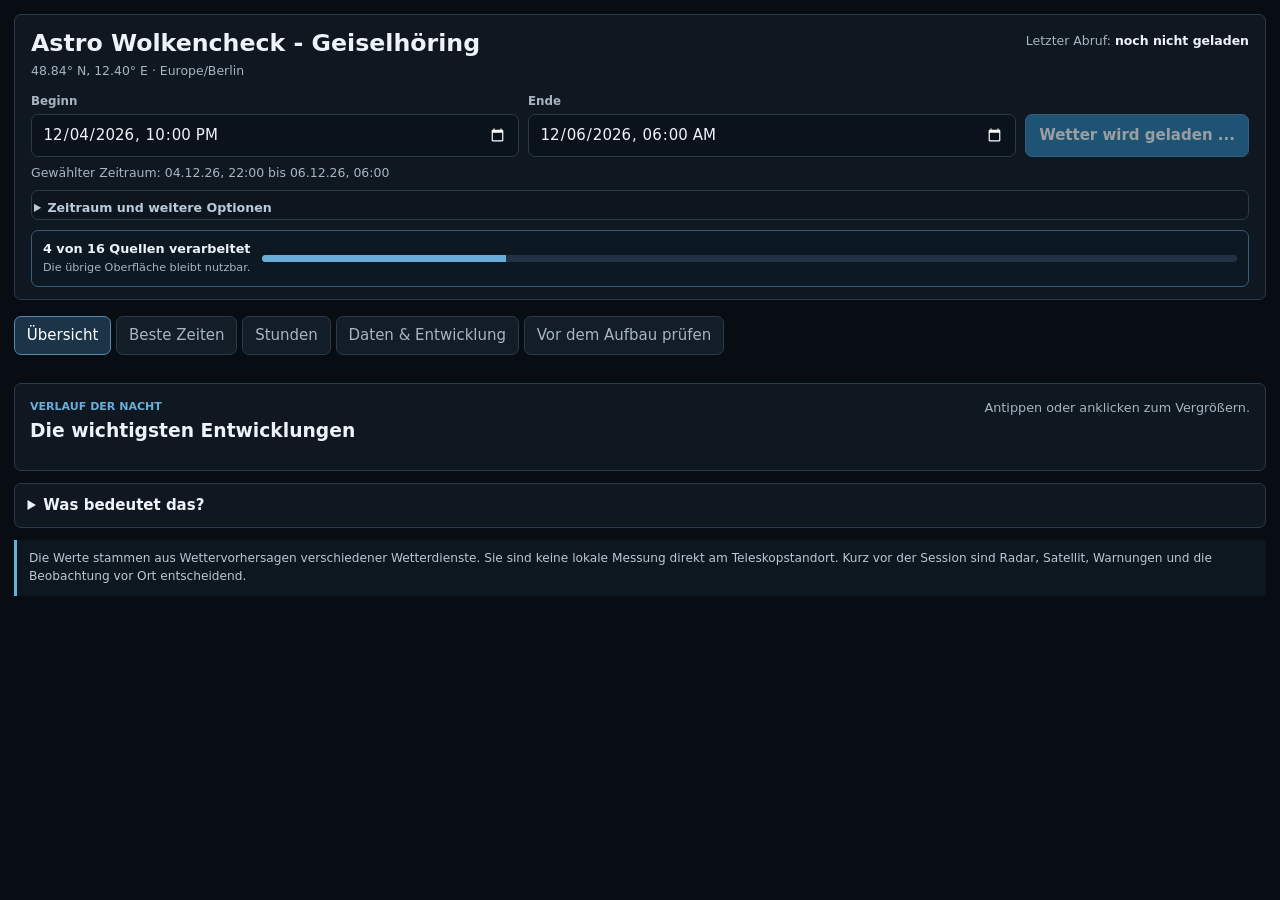
<file: index.html>
<!doctype html>
<html lang="de">
<head>
  <meta charset="utf-8" />
  <meta name="viewport" content="width=device-width, initial-scale=1" />
  <title>Astro Wolkencheck - Geiselhöring</title>
  <style>
    :root {
      color-scheme: dark;
      --bg: #080d13;
      --surface: #0f1721;
      --surface-raised: #141e2a;
      --surface-soft: #182432;
      --line: #2b3a4b;
      --line-strong: #40566d;
      --text: #edf3f8;
      --muted: #a7b5c3;
      --faint: #788898;
      --info: #69add9;
      --good: #55c38a;
      --warn: #dfb44f;
      --bad: #e16a76;
      --neutral: #81909e;
      --radius: 7px;
      --shadow: 0 18px 44px rgba(0, 0, 0, .34);
      --content: 1480px;
      font-family: Inter, ui-sans-serif, system-ui, -apple-system, BlinkMacSystemFont, "Segoe UI", sans-serif;
    }

    * { box-sizing: border-box; }
    html { scroll-behavior: smooth; }
    body {
      margin: 0;
      min-width: 0;
      min-height: 100vh;
      overflow-x: hidden;
      background: var(--bg);
      color: var(--text);
      font-size: 15px;
      line-height: 1.48;
    }
    body, button, input, select, summary { letter-spacing: 0; }
    button, input, select { font: inherit; }
    button, a, input, select, summary, [tabindex] { -webkit-tap-highlight-color: transparent; }
    button {
      min-height: 2.5rem;
      border: 1px solid var(--line);
      border-radius: var(--radius);
      padding: .58rem .82rem;
      background: var(--surface-soft);
      color: var(--text);
      cursor: pointer;
      transition: background-color .15s ease, border-color .15s ease, color .15s ease;
    }
    button:hover { border-color: var(--line-strong); background: #1d2b39; }
    button:disabled { opacity: .58; cursor: progress; }
    button:focus-visible, a:focus-visible, input:focus-visible, select:focus-visible, summary:focus-visible, [tabindex]:focus-visible {
      outline: 3px solid rgba(105, 173, 217, .42);
      outline-offset: 2px;
    }
    a { color: #84c4ec; }
    h1, h2, h3, p { margin-top: 0; }
    h1, h2, h3 { color: var(--text); line-height: 1.23; }
    h1 { margin-bottom: 0; font-size: 1.48rem; }
    h2 { margin-bottom: 0; font-size: 1.17rem; }
    h3 { margin-bottom: 0; font-size: 1rem; }

    .app { width: min(var(--content), calc(100% - 28px)); margin: 0 auto; padding: 14px 0 42px; }
    .app-header {
      padding: 14px 16px 12px;
      border: 1px solid var(--line);
      border-radius: var(--radius);
      background: var(--surface);
    }
    .header-top { display: flex; align-items: flex-start; justify-content: space-between; gap: 18px; }
    .brand-block { display: grid; gap: 4px; }
    .location-line, .update-line, .period-line { color: var(--muted); font-size: .78rem; }
    .update-line { padding-top: 3px; text-align: right; }
    .update-line strong { color: var(--text); font-weight: 650; }
    .controls { display: grid; grid-template-columns: minmax(220px, 1fr) minmax(220px, 1fr) auto; gap: 9px; align-items: end; margin-top: 12px; }
    .field { display: grid; gap: 4px; min-width: 0; }
    .field label { color: var(--muted); font-size: .74rem; font-weight: 700; }
    input, select {
      width: 100%;
      min-width: 0;
      min-height: 2.5rem;
      border: 1px solid var(--line);
      border-radius: var(--radius);
      padding: .52rem .66rem;
      background: #0a121b;
      color: var(--text);
    }
    .primary { min-width: 172px; border-color: #4a91bd; background: #2b7fae; color: #fff; font-weight: 800; }
    .primary:hover { border-color: #79bce4; background: #368cba; }
    .period-line { margin-top: 7px; }
    .header-options { margin-top: 8px; border-top: 1px solid var(--line); }
    .header-options > summary { padding: 8px 2px 1px; color: #b9cad8; font-size: .79rem; font-weight: 750; }
    .options-content { display: grid; gap: 10px; padding-top: 11px; }
    .preset-buttons, .utility-row { display: flex; flex-wrap: wrap; gap: 7px; }
    .preset-buttons button, .utility-row button { min-height: 2.25rem; padding: .45rem .68rem; font-size: .79rem; }
    .toggle-stack { display: grid; grid-template-columns: repeat(2, minmax(0, 1fr)); gap: 8px; }
    .toggle-option { display: flex; gap: 9px; align-items: flex-start; padding: 9px; border: 1px solid var(--line); border-radius: var(--radius); background: #0b131d; }
    .toggle-option.expert { border-color: #63563a; }
    .toggle-option input { width: 1rem; height: 1rem; min-height: 0; margin: 2px 0 0; accent-color: var(--info); }
    .toggle-option span { display: grid; gap: 2px; }
    .toggle-option strong { font-size: .8rem; }
    .toggle-option small { color: var(--muted); font-size: .72rem; }
    .request-progress { display: grid; grid-template-columns: minmax(180px, auto) minmax(180px, 1fr); gap: 12px; align-items: center; margin-top: 10px; padding: 9px 11px; border: 1px solid #385c73; border-radius: var(--radius); background: #0c1922; }
    .request-progress[hidden], .completion-status[hidden] { display: none; }
    .progress-copy { display: grid; gap: 1px; }
    .progress-copy strong { font-size: .8rem; }
    .progress-copy span { color: var(--muted); font-size: .7rem; }
    .progress { height: 7px; overflow: hidden; border-radius: 999px; background: #223243; }
    .progress span { display: block; width: 0; height: 100%; background: var(--info); transition: width .2s ease; }
    .completion-status { display: flex; align-items: center; gap: 9px; margin-top: 8px; color: var(--muted); font-size: .74rem; }
    .completion-status strong { color: var(--text); }

    .tabs-shell { position: sticky; top: 0; z-index: 30; margin: 10px 0; padding: 6px 0; background: rgba(8, 13, 19, .96); }
    .tabs { display: flex; gap: 5px; }
    .tab-button { min-height: 2.35rem; padding: .48rem .74rem; background: #121d28; color: var(--muted); white-space: nowrap; }
    .tab-button.active { border-color: #5a88ab; background: #1b3448; color: #fff; }
    .mobile-tab-nav { display: none; }
    .tab-panel { display: none; }
    .tab-panel.active { display: block; }

    .panel, .overview-charts, .best-window, .overview-section, .metric-explainer {
      border: 1px solid var(--line);
      border-radius: var(--radius);
      background: var(--surface);
    }
    .panel, .overview-charts { padding: 15px; }
    .overview-stack, .section-stack { display: grid; gap: 12px; }
    .overview-charts, .metric-explainer, .help-drawer, .forecast-disclaimer { margin-top: 12px; }
    .card-head, .section-heading, .rich-card-head, .hour-detail-head { display: flex; justify-content: space-between; align-items: flex-start; gap: 14px; }
    .card-head { margin-bottom: 12px; }
    .card-head .small { text-align: right; }
    .eyebrow { margin-bottom: 4px; color: var(--info); font-size: .69rem; font-weight: 800; text-transform: uppercase; }
    .small, .muted, .section-intro { color: var(--muted); font-size: .8rem; }
    .section-intro { margin: 0 0 12px; }

    .decision-hero {
      display: grid;
      grid-template-columns: minmax(0, 1.45fr) minmax(330px, .85fr);
      gap: 20px;
      padding: 17px 18px;
      border: 1px solid var(--line);
      border-left: 5px solid var(--neutral);
      border-radius: var(--radius);
      background: #101922;
    }
    .decision-hero.good { border-left-color: var(--good); }
    .decision-hero.warn { border-left-color: var(--warn); }
    .decision-hero.bad { border-left-color: var(--bad); }
    .decision-copy h2 { font-size: 1.62rem; }
    .decision-copy p { max-width: 76ch; margin: 8px 0 0; color: #c4d0da; line-height: 1.5; }
    .decision-facts { display: grid; grid-template-columns: repeat(3, minmax(0, 1fr)); border-left: 1px solid var(--line); }
    .decision-facts > div { display: grid; align-content: center; gap: 5px; min-width: 0; padding: 4px 12px; border-right: 1px solid var(--line); }
    .decision-facts > div:last-child { border-right: 0; }
    .decision-facts span { color: var(--faint); font-size: .68rem; }
    .decision-facts strong { font-size: .9rem; overflow-wrap: anywhere; }
    .risk-text.good, .window-risk.good { color: var(--good); }
    .risk-text.warn, .window-risk.warn { color: var(--warn); }
    .risk-text.bad, .window-risk.bad { color: var(--bad); }
    .risk-text.neutral { color: var(--neutral); }

    .best-window, .overview-section, .metric-explainer { padding: 14px 15px; }
    .best-window { border-top: 3px solid var(--good); }
    .overview-section { padding: 8px 0 0; border: 0; background: transparent; }
    .window-duration { margin: 4px 0 0; color: var(--muted); font-size: .82rem; }
    .weather-facts { display: grid; grid-template-columns: repeat(5, minmax(0, 1fr)); border-top: 1px solid var(--line); border-bottom: 1px solid var(--line); }
    .v42-window-facts { grid-template-columns: repeat(4, minmax(0, 1fr)); }
    .weather-facts.compact { margin-top: 12px; }
    .mini-metric { min-width: 0; padding: 10px 11px; }
    .weather-facts .mini-metric + .mini-metric, .three-metrics .mini-metric + .mini-metric, .night-facts .mini-metric + .mini-metric { border-left: 1px solid var(--line); }
    .mini-metric span { display: block; margin-bottom: 4px; color: var(--faint); font-size: .7rem; }
    .mini-metric strong { display: block; font-size: .91rem; overflow-wrap: anywhere; }
    .mini-metric small { display: block; margin-top: 3px; color: var(--muted); font-size: .68rem; line-height: 1.35; }
    .window-explanation { margin: 11px 0 0; color: #c4d0da; }
    .secondary-score { margin-top: 8px; color: var(--muted); font-size: .73rem; }
    .night-grid { display: grid; grid-template-columns: repeat(auto-fit, minmax(min(100%, 300px), 1fr)); gap: 9px; }
    .night-card { min-width: 0; padding: 12px; border: 0; border-top: 3px solid var(--neutral); border-radius: var(--radius); background: #0c141d; }
    .night-card.good { border-top-color: var(--good); }
    .night-card.warn { border-top-color: var(--warn); }
    .night-card.bad { border-top-color: var(--bad); }
    .night-window { display: grid; gap: 2px; margin: 10px 0; }
    .night-window span { color: var(--faint); font-size: .69rem; }
    .night-window strong { font-size: .9rem; }
    .night-facts { display: grid; grid-template-columns: repeat(3, minmax(0, 1fr)); border-top: 1px solid var(--line); }
    .night-facts .mini-metric { padding: 8px 6px; }
    .night-reason { margin: 9px 0 0; color: var(--muted); font-size: .76rem; }
    .three-metrics { display: grid; grid-template-columns: repeat(3, minmax(0, 1fr)); border: 1px solid var(--line); border-radius: var(--radius); background: #0c141d; }
    .forecast-disclaimer { padding: 10px 12px; border-left: 3px solid var(--info); background: #0c1720; color: #b9c8d4; font-size: .76rem; }

    .status-badge { display: inline-flex; align-items: center; gap: 6px; width: fit-content; max-width: 100%; border: 1px solid var(--line); border-radius: 999px; padding: .24rem .52rem; color: var(--neutral); font-size: .69rem; font-weight: 800; line-height: 1.2; white-space: normal; }
    .status-badge::before { content: ""; width: .43rem; height: .43rem; flex: 0 0 .43rem; border-radius: 50%; background: currentColor; }
    .status-badge.good, .status-badge.loaded { border-color: rgba(85, 195, 138, .45); color: var(--good); }
    .status-badge.warn, .status-badge.partial { border-color: rgba(223, 180, 79, .45); color: var(--warn); }
    .status-badge.bad, .status-badge.failed { border-color: rgba(225, 106, 118, .45); color: var(--bad); }
    .status-badge.neutral { color: var(--neutral); }

    .window-night-comparison { padding-bottom: 12px; border-bottom: 1px solid var(--line); }
    .window-night-comparison > h3 { margin-bottom: 9px; }
    .window-summary { display: flex; justify-content: space-between; gap: 12px; padding: 10px 12px; border-left: 3px solid var(--info); background: #0d1821; }
    .window-summary span { color: var(--muted); font-size: .8rem; }
    .cards-list { display: grid; gap: 9px; }
    .window-card { padding: 13px; border: 1px solid var(--line); border-left: 3px solid var(--info); border-radius: var(--radius); background: #0c141d; }
    .window-card.secondary { border-left-color: var(--neutral); }
    .rich-card-title { display: flex; align-items: center; flex-wrap: wrap; gap: 8px; }
    .window-risk { margin: 10px 0 5px; font-size: .82rem; font-weight: 750; }

    .segmented-control { display: inline-flex; margin: 0 0 12px; padding: 3px; border: 1px solid var(--line); border-radius: var(--radius); background: #0a121a; }
    .segmented-control label { position: relative; cursor: pointer; }
    .segmented-control input { position: absolute; opacity: 0; pointer-events: none; }
    .segmented-control span { display: block; min-height: 2rem; padding: .42rem .7rem; border-radius: 5px; color: var(--muted); font-size: .78rem; }
    .segmented-control input:checked + span { background: #20394d; color: #fff; }
    .segmented-control input:focus-visible + span { outline: 3px solid rgba(105, 173, 217, .42); }
    .table-wrap { width: 100%; overflow: auto; border: 1px solid var(--line); border-radius: var(--radius); }
    .hours-table-wrap { max-height: min(66vh, 720px); }
    table { width: 100%; border-collapse: collapse; font-size: .78rem; }
    th, td { padding: .68rem .62rem; border-bottom: 1px solid var(--line); text-align: left; vertical-align: middle; }
    th { position: sticky; top: 0; z-index: 2; background: #152130; color: #dce7ef; font-size: .72rem; }
    tr:last-child td { border-bottom: 0; }
    .hour-row { cursor: pointer; }
    .hour-row:hover td, .hour-row:focus-visible td { background: rgba(105, 173, 217, .07); }
    .rating-cell { font-weight: 750; }
    .rating-very-good, .rating-good { color: var(--good); }
    .rating-conditional { color: var(--warn); }
    .rating-risk, .rating-bad { color: var(--bad); }
    .rating-unavailable, .missing-value, .daylight-label { color: var(--neutral); }
    .daylight-label { display: inline-block; font-size: .75rem; font-weight: 700; }
    .scorebar { display: grid; grid-template-columns: auto minmax(60px, 90px); gap: 7px; align-items: center; min-width: 112px; }
    .scorebar strong { font-size: .76rem; }
    .bar { height: 6px; overflow: hidden; border-radius: 999px; background: #263647; }
    .bar span { display: block; height: 100%; border-radius: inherit; background: var(--good); }
    .timeline-cards { display: none; gap: 8px; }
    .hour-card { display: grid; gap: 8px; width: 100%; padding: 11px; text-align: left; background: #0c141d; }
    .hour-card-top { display: flex; justify-content: space-between; gap: 9px; align-items: flex-start; }
    .hour-card-grid { display: grid; grid-template-columns: repeat(3, minmax(0, 1fr)); border-top: 1px solid var(--line); }
    .hour-card-grid .mini-metric { padding: 7px 5px; }
    .hour-detail-panel { margin-top: 12px; padding: 14px; border: 1px solid var(--line); border-left: 4px solid var(--neutral); border-radius: var(--radius); background: #0c141d; }
    .hour-detail-panel.good { border-left-color: var(--good); }
    .hour-detail-panel.warn { border-left-color: var(--warn); }
    .hour-detail-panel.bad { border-left-color: var(--bad); }
    .hour-detail-head p { max-width: 82ch; margin: 6px 0 0; color: var(--muted); }
    .detail-facts { grid-template-columns: repeat(5, minmax(0, 1fr)); margin-top: 12px; }
    .risk-callout { margin-top: 10px; padding: 9px 11px; border-left: 3px solid currentColor; background: #111a23; font-weight: 750; }
    .risk-callout.good { color: var(--good); }
    .risk-callout.warn { color: var(--warn); }
    .risk-callout.bad { color: var(--bad); }

    details { border: 1px solid var(--line); border-radius: var(--radius); background: #0d151e; }
    details > summary { cursor: pointer; padding: .66rem .78rem; font-weight: 750; }
    details > :not(summary) { margin-left: .78rem; margin-right: .78rem; }
    details > :last-child { margin-bottom: .78rem; }
    details[open] > summary { border-bottom: 1px solid var(--line); }
    .window-card > details, .hour-detail-panel > details, .source-card > details { margin-top: 9px; }
    .help-drawer { background: var(--surface); }
    .help-grid { display: grid; grid-template-columns: repeat(4, minmax(0, 1fr)); gap: 1px; margin-block: 10px; background: var(--line); }
    .help-grid article { padding: 11px; background: #0d151e; }
    .help-grid p { margin: 5px 0 0; color: var(--muted); font-size: .77rem; }
    .technical-grid { display: grid; grid-template-columns: repeat(3, minmax(0, 1fr)); gap: 8px; margin-top: 10px; }
    .technical-grid > section, .technical-grid > div { padding: 10px; border: 1px solid var(--line); background: #0a121a; }
    .technical-grid > div { display: grid; gap: 3px; }
    .technical-grid span { color: var(--muted); font-size: .73rem; }
    .detail-heading { margin: 16px 0 7px; }
    .kv { display: grid; grid-template-columns: minmax(150px, .7fr) minmax(0, 1.3fr); gap: 5px 12px; margin-block: 10px; }
    .kv dt, .kv dd { margin: 0; }
    .kv dt { color: var(--muted); }
    .kv dd { overflow-wrap: anywhere; }
    .reason-list, .abort-list { margin: 7px 0 0; padding-left: 1.1rem; color: var(--muted); }
    .reason-list li + li, .abort-list li + li { margin-top: 5px; }

    .data-hub > .data-section + .data-section { margin-top: 8px; }
    .data-section > summary { display: grid; grid-template-columns: minmax(0, 1fr) auto; gap: 12px; align-items: center; }
    .data-section > summary span { font-size: .9rem; }
    .data-section > summary small { color: var(--muted); font-size: .72rem; font-weight: 500; }
    .data-section > div { margin-top: 12px; }
    .provider-grid { display: grid; grid-template-columns: repeat(3, minmax(0, 1fr)); gap: 8px; }
    .provider-card, .source-card, .rich-card, .context-card { min-width: 0; padding: 12px; border: 1px solid var(--line); border-radius: var(--radius); background: #0b131c; }
    .provider-summary { display: grid; gap: 2px; margin-top: 10px; }
    .provider-summary strong { font-size: .84rem; }
    .provider-summary span, .provider-note, .core-list { color: var(--muted); font-size: .74rem; }
    .core-list, .provider-note { margin: 7px 0 0; }
    .provider-card > details { margin-top: 9px; }
    .provider-card > details > .source-card { margin-top: 8px; }
    .source-grid { display: grid; grid-template-columns: repeat(2, minmax(0, 1fr)); gap: 8px; }
    .source-card .mini-metrics { display: grid; grid-template-columns: repeat(2, minmax(0, 1fr)); border-block: 1px solid var(--line); margin-top: 9px; }
    .source-card .mini-metrics .mini-metric:nth-child(even) { border-left: 1px solid var(--line); }
    .chips, .status-variables { display: flex; flex-wrap: wrap; gap: 5px; }
    .chip { display: inline-flex; border: 1px solid var(--line); border-radius: 999px; padding: .2rem .46rem; color: var(--muted); font-size: .68rem; }
    .chip.loaded { color: var(--good); }
    .chip.partial { color: var(--warn); }
    .chip.failed { color: var(--bad); }
    .source-status-list { display: grid; gap: 7px; }
    .status-row { display: grid; grid-template-columns: minmax(180px, .7fr) minmax(300px, 2fr) minmax(170px, auto); gap: 10px; align-items: center; padding: 10px; border: 1px solid var(--line); background: #0b131c; }
    .status-source, .status-end { display: grid; gap: 3px; }
    .status-source span, .status-end small { color: var(--muted); font-size: .7rem; overflow-wrap: anywhere; }
    .status-end { justify-items: end; text-align: right; }
    .insight-grid { display: grid; grid-template-columns: repeat(4, minmax(0, 1fr)); gap: 8px; }
    .insight { min-width: 0; padding: 10px; border: 1px solid var(--line); background: #0b131c; }
    .insight .label { color: var(--faint); font-size: .7rem; }
    .insight .big { margin-top: 4px; font-size: 1.15rem; font-weight: 850; overflow-wrap: anywhere; }
    .insight .note { margin-top: 4px; color: var(--muted); font-size: .7rem; }
    .data-toolbar { display: flex; justify-content: space-between; gap: 10px; align-items: center; }
    .data-toolbar h3, .data-toolbar p { margin: 0; }
    .danger-button { border-color: rgba(225, 106, 118, .5); background: #21151a; color: #f2a4ac; }
    .trend-strip { display: flex; align-items: end; gap: 2px; min-height: 100px; padding: 8px; border: 1px solid var(--line); background: #091119; }
    .trend-bar { min-width: 3px; flex: 1; border-radius: 2px 2px 0 0; }

    .charts, .technical-charts { display: grid; grid-template-columns: 1fr; gap: 11px; }
    .technical-charts { margin-top: 12px; }
    .chart-wrap { min-width: 0; min-height: 335px; padding: 12px; border: 1px solid var(--line); border-radius: var(--radius); background: #0a121b; }
    .chart-wrap.suitability { min-height: 0; }
    .chart-wrap.interactive { cursor: zoom-in; }
    .chart-wrap.interactive:hover, .chart-wrap.interactive:focus-visible { border-color: #4d708a; background: #0d1721; }
    .chart-title { display: flex; justify-content: space-between; gap: 10px; align-items: flex-start; }
    .chart-title h3 { font-size: .96rem; }
    .chart-unit { color: var(--muted); font-size: .7rem; }
    .zoom-label { color: var(--info); font-size: .7rem; white-space: nowrap; }
    svg.chart { display: block; width: 100%; height: auto; min-height: 250px; margin-top: 6px; }
    .chart-caption { margin: 8px 0 0; color: var(--muted); font-size: .74rem; }
    .suitability-board { display: grid; grid-template-columns: repeat(auto-fit, minmax(min(100%, 330px), 1fr)); gap: 12px; margin-top: 13px; }
    .suitability-night { min-width: 0; padding: 10px; border: 1px solid var(--line); border-radius: 6px; background: #0d1720; }
    .suitability-night h4 { margin: 0 0 8px; color: #c9d5de; font-size: .78rem; }
    .suitability-blocks { display: grid; grid-template-columns: repeat(auto-fit, minmax(78px, 1fr)); gap: 7px; }
    .suitability-block { display: grid; place-items: center; align-content: center; gap: 2px; min-height: 96px; padding: 8px 5px; border: 2px solid transparent; border-radius: 6px; color: #071019; text-align: center; cursor: help; }
    .suitability-block:focus-visible { border-color: #fff; outline: 3px solid rgba(105, 173, 217, .5); }
    .suitability-block strong { font-size: 1rem; }
    .suitability-block span { font-size: .8rem; font-weight: 800; }
    .suitability-block small { font-size: .67rem; font-weight: 750; }
    .legend, .state-legend, .heatmap-legend { display: flex; flex-wrap: wrap; align-items: center; gap: 9px; margin-top: 8px; color: var(--muted); font-size: .7rem; }
    .legend span::before { content: ""; display: inline-block; width: 18px; height: 3px; margin-right: 5px; vertical-align: middle; background: currentColor; }
    .heatmap-legend span { padding-right: 7px; border-right: 1px solid var(--line); }
    .heatmap-legend span:last-child { border-right: 0; }
    .tooltip { position: fixed; z-index: 100; display: none; gap: 2px; max-width: min(320px, calc(100vw - 16px)); padding: 9px 10px; border: 1px solid #496179; border-radius: 6px; background: #050a0f; box-shadow: var(--shadow); pointer-events: none; font-size: .73rem; }
    .tooltip strong { color: #fff; }
    .tooltip span { color: #bcc9d3; }
    .chart-modal { position: fixed; inset: 0; z-index: 90; display: none; place-items: center; padding: 16px; background: rgba(2, 6, 9, .9); }
    .chart-modal.open { display: grid; }
    .chart-modal-dialog { width: min(1340px, 100%); max-height: calc(100vh - 32px); overflow: auto; padding: 14px; border: 1px solid var(--line-strong); border-radius: var(--radius); background: #0a1119; box-shadow: var(--shadow); }
    .chart-modal-head { display: flex; justify-content: space-between; gap: 10px; align-items: center; }
    .chart-modal-close { width: 2.5rem; padding: 0; font-size: 1.35rem; }
    .chart-modal-description { margin: 5px 0 8px; color: var(--muted); font-size: .78rem; }
    .chart-modal-body { overflow-x: auto; }
    .chart-modal-body svg.chart { min-width: 880px; max-height: 66vh; }

    .action-links { display: grid; grid-template-columns: repeat(4, minmax(0, 1fr)); gap: 8px; }
    .action-link { display: grid; gap: 3px; padding: 10px; border: 1px solid var(--line); border-radius: var(--radius); background: #0b131c; text-decoration: none; }
    .action-link span { color: var(--muted); font-size: .72rem; }
    .nowcast-grid { display: grid; grid-template-columns: 1.15fr .85fr; gap: 9px; }
    .checklist-flow { display: grid; gap: 8px; margin-top: 10px; }
    .flow-item { padding: 9px 10px; border-left: 3px solid var(--info); background: #0a121a; }
    .flow-item p { margin: 4px 0 0; }
    .abort-card { border-left: 3px solid var(--bad); }

    .notice, .empty-state { padding: 10px 12px; border: 1px solid #665a38; border-radius: var(--radius); background: #191710; color: #e6d39c; }
    .notice.info { border-color: #34566d; background: #0c1821; color: #bad7e7; }
    .notice.error, .error { border-color: #76404a; background: #201216; color: #f1b2ba; }
    .notice.success { border-color: #35634a; background: #0d1b14; color: #b9e6cc; }
    .empty-state { border-style: dashed; border-color: var(--line-strong); background: #0c141d; color: var(--muted); text-align: center; }
    .empty-state h2, .empty-state h3 { margin-bottom: 5px; }
    .empty-state p { margin-bottom: 0; }
    .sr-only { position: absolute !important; width: 1px !important; height: 1px !important; padding: 0 !important; margin: -1px !important; overflow: hidden !important; clip: rect(0, 0, 0, 0) !important; white-space: nowrap !important; border: 0 !important; }

    @media (min-width: 1400px) {
      .technical-charts { grid-template-columns: repeat(2, minmax(0, 1fr)); }
      .technical-charts .chart-wrap:nth-child(1), .technical-charts .chart-wrap:nth-child(2), .technical-charts .chart-wrap:last-child { grid-column: 1 / -1; }
    }

    @media (max-width: 1180px) {
      .decision-hero { grid-template-columns: minmax(0, 1fr) minmax(300px, .9fr); }
      .decision-facts { grid-template-columns: 1fr; }
      .decision-facts > div { padding: 4px 11px; border-right: 0; border-bottom: 1px solid var(--line); }
      .decision-facts > div:last-child { border-bottom: 0; }
      .provider-grid { grid-template-columns: repeat(2, minmax(0, 1fr)); }
      .status-row { grid-template-columns: minmax(170px, .7fr) 2fr; }
      .status-end { grid-column: 1 / -1; display: flex; justify-content: space-between; text-align: left; }
      .technical-grid { grid-template-columns: 1fr; }
    }

    @media (max-width: 820px) {
      .app { width: min(100% - 16px, var(--content)); padding-top: 8px; }
      .header-top { gap: 10px; }
      .controls { grid-template-columns: 1fr 1fr; }
      .controls .primary { grid-column: 1 / -1; width: 100%; }
      .toggle-stack, .source-grid, .nowcast-grid { grid-template-columns: 1fr; }
      .decision-hero { grid-template-columns: 1fr; }
      .decision-facts { grid-template-columns: repeat(3, minmax(0, 1fr)); border-top: 1px solid var(--line); border-left: 0; }
      .decision-facts > div { border-right: 1px solid var(--line); border-bottom: 0; }
      .weather-facts, .detail-facts { grid-template-columns: repeat(3, minmax(0, 1fr)); }
      .weather-facts .mini-metric:nth-child(4), .detail-facts .mini-metric:nth-child(4) { border-left: 0; }
      .help-grid { grid-template-columns: repeat(2, minmax(0, 1fr)); }
      .action-links { grid-template-columns: repeat(2, minmax(0, 1fr)); }
      .insight-grid { grid-template-columns: repeat(2, minmax(0, 1fr)); }
      .chart-wrap { min-height: 315px; }
    }

    @media (max-width: 620px) {
      body { font-size: 14px; }
      .app { width: min(100% - 10px, var(--content)); padding-top: 5px; }
      .app-header { padding: 11px 10px 9px; }
      h1 { font-size: 1.16rem; }
      .header-top { display: grid; }
      .update-line { text-align: left; }
      .controls { margin-top: 9px; gap: 6px; }
      .controls input { padding-inline: 5px; font-size: .75rem; }
      .primary { min-width: 0; }
      .period-line { font-size: .7rem; }
      .preset-buttons, .utility-row { display: grid; grid-template-columns: 1fr 1fr; }
      .request-progress { grid-template-columns: 1fr; }
      .completion-status { align-items: flex-start; flex-direction: column; gap: 1px; }
      .tabs { display: none; }
      .mobile-tab-nav { display: grid; grid-template-columns: auto 1fr; align-items: center; gap: 8px; }
      .mobile-tab-nav span { color: var(--muted); font-size: .76rem; font-weight: 700; }
      .mobile-tab-nav select { min-height: 2.35rem; }
      .panel, .overview-charts { padding: 10px; }
      .card-head, .section-heading, .rich-card-head, .hour-detail-head { display: grid; gap: 8px; }
      .card-head .small { text-align: left; }
      .decision-hero { padding: 13px; gap: 13px; }
      .decision-copy h2 { font-size: 1.35rem; }
      .decision-copy p { font-size: .84rem; }
      .decision-facts { grid-template-columns: 1fr; }
      .decision-facts > div { padding: 7px 3px; border-right: 0; border-bottom: 1px solid var(--line); }
      .best-window, .overview-section, .metric-explainer { padding: 11px; }
      .weather-facts, .detail-facts { grid-template-columns: 1fr 1fr; }
      .weather-facts .mini-metric, .detail-facts .mini-metric { border-left: 0 !important; border-bottom: 1px solid var(--line); }
      .weather-facts .mini-metric:nth-child(even), .detail-facts .mini-metric:nth-child(even) { border-left: 1px solid var(--line) !important; }
      .weather-facts .mini-metric:last-child, .detail-facts .mini-metric:last-child { border-bottom: 0; }
      .night-facts { grid-template-columns: 1fr 1fr; }
      .night-facts .mini-metric { border-left: 0 !important; border-bottom: 1px solid var(--line); }
      .night-facts .mini-metric:nth-child(even) { border-left: 1px solid var(--line) !important; }
      .three-metrics { grid-template-columns: 1fr; }
      .three-metrics .mini-metric + .mini-metric { border-top: 1px solid var(--line); border-left: 0; }
      .window-summary { display: grid; }
      .segmented-control { display: grid; grid-template-columns: 1fr 1fr; width: 100%; }
      .hours-table-wrap { display: none; }
      .timeline-cards { display: grid; }
      .hour-card-grid { grid-template-columns: 1fr 1fr; }
      .kv { grid-template-columns: 1fr; gap: 1px; }
      .kv dd { margin-bottom: 6px; }
      .provider-grid, .help-grid, .action-links, .insight-grid { grid-template-columns: 1fr; }
      .data-section > summary { grid-template-columns: 1fr; gap: 2px; }
      .status-row { grid-template-columns: 1fr; }
      .status-end { grid-column: auto; align-items: flex-start; flex-direction: column; }
      .data-toolbar { align-items: stretch; flex-direction: column; }
      .chart-wrap { min-height: 290px; padding: 8px; }
      .chart-wrap.suitability { min-height: 0; }
      .suitability-board { grid-template-columns: 1fr; }
      .suitability-blocks { grid-template-columns: repeat(3, minmax(0, 1fr)); }
      .suitability-block { min-height: 88px; }
      svg.chart { min-height: 220px; }
      .chart-title h3 { font-size: .88rem; }
      .zoom-label { display: none; }
      .chart-modal { padding: 5px; }
      .chart-modal-dialog { max-height: calc(100vh - 10px); padding: 9px; }
      .chart-modal-body svg.chart { min-width: 760px; }
    }

    @media (max-width: 620px) {
      .update-line, .period-line { display: none; }
      .completion-status span:last-child { display: none; }
      .app-header { padding-top: 8px; }
      .controls { margin-top: 6px; }
      .header-options { margin-top: 5px; }
    }

    @media (prefers-reduced-motion: reduce) {
      *, *::before, *::after {
        scroll-behavior: auto !important;
        transition-duration: 0s !important;
        animation-duration: 0s !important;
        animation-iteration-count: 1 !important;
      }
    }

    @media print {
      @page { size: A4; margin: 12mm; }
      :root { color-scheme: light; }
      html, body { height: auto !important; min-height: 0 !important; overflow: visible !important; }
      body { background: #fff; color: #000; }
      .app { width: 100%; min-height: 0 !important; }
      .tabs-shell, .header-options, .controls, .completion-status, .request-progress, button { display: none !important; }
      .chart-modal { display: none !important; }
      .tab-panel { display: none !important; }
      .tab-panel.active { display: block !important; break-before: auto; }
      .panel, .overview-charts, .best-window, .overview-section, .metric-explainer, .decision-hero, .night-card, .chart-wrap, .window-card, .hour-detail-panel, .app-header { border-color: #aaa; background: #fff !important; color: #000 !important; box-shadow: none; break-inside: avoid; }
      .tab-panel.active *, .app-header * { color: #111 !important; background-color: transparent !important; box-shadow: none !important; }
      h1, h2, h3, .decision-copy p, .small, .muted, .section-intro { color: #111; }
      details { border-color: #bbb; background: #fff; }
    }
  </style>
</head>
<body>
  <div class="app">
    <header class="app-header">
      <div class="header-top">
        <div class="brand-block">
          <h1>Astro Wolkencheck - Geiselhöring</h1>
          <span class="location-line" id="locationMetric">48.84° N, 12.40° E · Europe/Berlin</span>
        </div>
        <div class="update-line">Letzter Abruf: <strong id="updatedMetric">noch nicht geladen</strong></div>
      </div>

      <div class="controls" aria-label="Vorhersagezeitraum">
        <div class="field">
          <label for="startInput">Beginn</label>
          <input id="startInput" type="datetime-local" />
        </div>
        <div class="field">
          <label for="endInput">Ende</label>
          <input id="endInput" type="datetime-local" />
        </div>
        <button id="refreshBtn" class="primary" type="button">Wetter neu laden</button>
      </div>
      <div class="period-line">Gewählter Zeitraum: <span id="periodMetric">-</span></div>

      <details class="header-options">
        <summary>Zeitraum und weitere Optionen</summary>
        <div class="options-content">
          <div class="preset-buttons" aria-label="Zeitraum-Presets">
            <button data-preset="tonight" type="button">Heute Nacht</button>
            <button data-preset="tomorrow" type="button">Morgen Nacht</button>
            <button data-preset="weekend" type="button">Dieses Wochenende</button>
            <button data-preset="next72" type="button">Nächste 72 Stunden</button>
          </div>
          <div class="toggle-stack" aria-label="Dämmerungsoptionen">
            <label class="toggle-option"><input id="twilightDisplayToggle" type="checkbox" /> <span><strong>Dämmerung in Diagrammen anzeigen</strong><small>Erweitert nur die Anzeige, nicht die normale Empfehlung.</small></span></label>
            <label class="toggle-option expert"><input id="twilightTestToggle" type="checkbox" /> <span><strong>Dämmerung als Testfenster zulassen</strong><small>Nur für Tests, helle Ziele oder Kalibrierung.</small></span></label>
          </div>
          <div class="utility-row" aria-label="Export und Druck">
            <button id="exportCsvBtn" type="button">CSV exportieren</button>
            <button id="exportJsonBtn" type="button">JSON exportieren</button>
            <button id="printBtn" type="button">Drucken/PDF</button>
          </div>
          <div id="twilightExpertWarning" class="notice" hidden>Testmodus aktiv: Dämmerungsstunden werden nur als gesonderte Testfenster gezeigt, niemals als normale Empfehlung für dunkle Himmelsobjekte.</div>
        </div>
      </details>

      <div id="progressArea" class="request-progress" hidden aria-live="polite">
        <div class="progress-copy"><strong id="progressMetric">Abruf wird vorbereitet</strong><span>Die übrige Oberfläche bleibt nutzbar.</span></div>
        <div class="progress"><span id="progressBar"></span></div>
      </div>
      <div id="completionStatus" class="completion-status" hidden></div>
    </header>

    <div class="tabs-shell">
      <label class="mobile-tab-nav" for="mobileTabSelect"><span>Bereich</span><select id="mobileTabSelect">
        <option value="overview">Übersicht</option>
        <option value="windows">Beste Zeiten</option>
        <option value="hours">Stunden</option>
        <option value="data">Daten &amp; Entwicklung</option>
        <option value="nowcast">Vor dem Aufbau prüfen</option>
      </select></label>
      <nav class="tabs" aria-label="Bereiche">
      <button class="tab-button active" data-tab="overview" type="button">Übersicht</button>
      <button class="tab-button" data-tab="windows" type="button">Beste Zeiten</button>
      <button class="tab-button" data-tab="hours" type="button">Stunden</button>
      <button class="tab-button" data-tab="data" type="button">Daten &amp; Entwicklung</button>
      <button class="tab-button" data-tab="nowcast" type="button">Vor dem Aufbau prüfen</button>
      </nav>
    </div>

    <main>
      <section id="overview" class="tab-panel active">
        <div id="cacheNotice"></div>
        <div class="overview-stack" id="overviewContent"></div>
        <section class="overview-charts" aria-labelledby="overviewChartsTitle">
          <div class="card-head">
            <div><div class="eyebrow">Verlauf der Nacht</div><h2 id="overviewChartsTitle">Die wichtigsten Entwicklungen</h2></div>
            <span class="small">Antippen oder anklicken zum Vergrößern.</span>
          </div>
          <div class="charts" id="charts"></div>
        </section>
        <div id="overviewExplanations"></div>
        <details class="help-drawer">
          <summary>Was bedeutet das?</summary>
          <div class="help-grid">
            <article><h3>Wetter für Aufnahmen</h3><p>Wie gut sind Wolken, Regen, Wind, Tau und Sicht für die Aufnahme?</p></article>
            <article><h3>Sicherheit der Vorhersage</h3><p>Wie ähnlich sind sich die verschiedenen Wetterberechnungen?</p></article>
            <article><h3>Datenvollständigkeit</h3><p>Sind genug Daten vorhanden, um die Stunde zuverlässig zu bewerten?</p></article>
            <article><h3>Astronomische Dunkelheit</h3><p>Normale Aufnahmefenster benötigen eine berechnete Sonnenhöhe unter -18 Grad.</p></article>
          </div>
          <details>
            <summary>Technische Schwellenwerte und Reproduktionstest</summary>
            <div class="technical-grid">
              <div><span>Gutes Fenster</span><strong>ab 65/100</strong></div>
              <div><span>Mindestdauer</span><strong>2 echte Stunden</strong></div>
              <div><span>Mittlere Sicherheit</span><strong>mindestens 55/100</strong></div>
              <div><span>Astronomisch dunkel</span><strong>Sonne unter -18°</strong></div>
            </div>
            <button type="button" data-preset="legacyTest">17.-19. Juli 2026 einsetzen</button>
            <div id="testReport" hidden></div>
          </details>
        </details>
        <div class="forecast-disclaimer">Die Werte stammen aus Wettervorhersagen verschiedener Wetterdienste. Sie sind keine lokale Messung direkt am Teleskopstandort. Kurz vor der Session sind Radar, Satellit, Warnungen und die Beobachtung vor Ort entscheidend.</div>
      </section>

      <section id="windows" class="tab-panel">
        <div class="panel">
          <div class="card-head">
            <div><div class="eyebrow">Dunkle Stunden im Vergleich</div><h2>Beste zusammenhängende Zeiten</h2></div>
            <span class="small">Nur echte, mindestens zweistündige Nachtfenster ohne Ausschlussgrund.</span>
          </div>
          <div id="windowsContent"></div>
        </div>
      </section>

      <section id="hours" class="tab-panel">
        <div class="panel">
          <div class="card-head">
            <div><div class="eyebrow">Stunde für Stunde</div><h2>Wetter während der Session</h2></div>
            <span class="small">Eine Stunde auswählen, um die Begründung zu sehen.</span>
          </div>
          <fieldset class="segmented-control" id="hourFilter" aria-label="Angezeigte Stunden">
            <legend class="sr-only">Angezeigte Stunden</legend>
            <label><input type="radio" name="hourView" value="dark" checked /><span>Nur dunkle Stunden</span></label>
            <label><input type="radio" name="hourView" value="all" /><span>Alle Stunden</span></label>
          </fieldset>
          <div class="table-wrap hours-table-wrap">
            <table>
              <thead>
                <tr>
                  <th>Zeit</th>
                  <th>Dunkelheit</th>
                  <th>Wetter für Aufnahmen</th>
                  <th>Sicherheit</th>
                  <th>Gesamtwolken</th>
                  <th>Regen</th>
                  <th>Tau-/Nebelrisiko</th>
                  <th>Böen</th>
                  <th>Bewertung</th>
                </tr>
              </thead>
              <tbody id="hourRows"></tbody>
            </table>
          </div>
          <div id="hourCards" class="timeline-cards"></div>
          <div id="hourDetails" style="margin-top:12px;"></div>
        </div>
      </section>

      <section id="data" class="tab-panel">
        <div class="panel data-hub">
          <div class="card-head">
            <div><div class="eyebrow">Nachvollziehbarkeit</div><h2>Daten &amp; Entwicklung</h2></div>
            <span class="small" id="dataModeText">Live-Daten werden nach dem Abruf angezeigt.</span>
          </div>
          <p class="section-intro">Hier stehen Hintergründe zur Vorhersage. Für die Aufbauentscheidung genügt normalerweise die Übersicht.</p>
          <details class="data-section">
            <summary><span>Zusammenfassung der Wetterdienste</span><small>Verfügbarkeit und Reichweite nach Anbieter</small></summary>
            <div id="modelsContent"></div>
          </details>
          <details class="data-section">
            <summary><span>Viele Modellrechnungen</span><small>Wahrscheinlichkeiten und Streuung der Berechnungen</small></summary>
            <div id="ensemblesContent"></div>
          </details>
          <details class="data-section">
            <summary><span>Entwicklung seit früheren Abrufen</span><small>Änderungen und ergänzende Wetterdiagramme</small></summary>
            <div id="trendContent"></div>
            <div class="technical-charts" id="dataCharts"></div>
          </details>
          <details class="data-section">
            <summary><span>Technische Diagnose</span><small>Quellen, Kennungen, Rohstatus und interne Werte</small></summary>
            <div id="dataStatusContent"></div>
          </details>
        </div>
      </section>

      <section id="nowcast" class="tab-panel">
        <div class="panel">
          <div class="card-head">
            <h2>Vor dem Aufbau prüfen</h2>
            <span class="small">Keine Warnungen, Radarbilder oder Blitzdaten werden erfunden.</span>
          </div>
          <div class="section-stack">
            <div class="notice">
              Automatisches Laden von DWD-Warnungen, Radar, Blitz- und Satellitendaten ist hier bewusst nicht eingebaut, solange keine sicher dokumentierte, CORS-freundliche Browser-Quelle ohne Schlüssel verwendet wird. Nutze die offiziellen Ansichten kurz vor dem Aufbau.
            </div>
            <div class="action-links">
              <a class="action-link" href="https://www.dwd.de/DE/wetter/warnungen_gemeinden/warnWetter_node.html" target="_blank" rel="noreferrer"><strong>DWD-Warnungen</strong><span>Amtliche Warnlage für Gewitter, Wind und Starkregen.</span></a>
              <a class="action-link" href="https://www.dwd.de/DE/leistungen/radarbild_film/radarbild_film.html" target="_blank" rel="noreferrer"><strong>DWD-Regenradar</strong><span>Regenzellen, Zugrichtung und kurzfristige Entwicklung prüfen.</span></a>
              <a class="action-link" href="https://www.sat24.com/de-de/country/de" target="_blank" rel="noreferrer"><strong>Satellitenbild</strong><span>Wolkenlücken, hohe Wolken und Auflockerungen vergleichen.</span></a>
              <a class="action-link" href="https://www.blitzortung.org/de/live_lightning_maps.php" target="_blank" rel="noreferrer"><strong>Blitzortung</strong><span>Konvektion und Gewitteraktivität in der Region prüfen.</span></a>
            </div>
            <div class="nowcast-grid">
              <div class="rich-card">
                <div class="rich-card-head">
                  <div>
                    <h3>Countdown vor dem Aufbau</h3>
                    <div class="small">Die Vorhersage hilft bei der Planung. Diese Prüfungen entscheiden kurz vor Ort.</div>
                  </div>
                  <span class="status-badge warn">manuell prüfen</span>
                </div>
                <div class="checklist-flow">
                  <div class="flow-item"><h3>3 Stunden vorher</h3><p class="small">Radartrend, Warnlage und Gewitterrisiko prüfen. Bei aktiven Zellen keinen Aufbau riskieren.</p></div>
                  <div class="flow-item"><h3>1 Stunde vorher</h3><p class="small">Satellit, Radar und lokale Bewölkung vergleichen. Achte besonders auf hohe Wolken und Nebelbildung.</p></div>
                  <div class="flow-item"><h3>Direkt vor Aufbau</h3><p class="small">Wind, Taupunkt, sichtbaren Himmel und Horizont prüfen. Wettervorhersagen sind keine Messung am Teleskop.</p></div>
                </div>
              </div>
              <div class="rich-card abort-card">
                <h3>Klare Abbruchsignale</h3>
                <ul class="abort-list">
                  <li><strong>Gewitter oder Blitzaktivität:</strong> Aufbau abbrechen und Schutz suchen.</li>
                  <li><strong>Niederschlag im Radar oder vor Ort:</strong> Ausrüstung nicht aufbauen beziehungsweise sichern.</li>
                  <li><strong>Böen über der sicheren Setup-Grenze:</strong> Montierung und Windangriffsfläche real beurteilen.</li>
                  <li><strong>Taupunkt sehr nah:</strong> Heizbänder, Optik und Nebelentwicklung vor Ort kontrollieren.</li>
                </ul>
                <p class="small">Dies sind Entscheidungsregeln, keine automatisch gemessenen Live-Zustände.</p>
              </div>
            </div>
          </div>
        </div>
      </section>

    </main>
  </div>
  <div id="tooltip" class="tooltip" role="status"></div>
  <div id="chartModal" class="chart-modal" aria-hidden="true">
    <div class="chart-modal-dialog" role="dialog" aria-modal="true" aria-labelledby="chartModalTitle" aria-describedby="chartModalDescription">
      <div class="chart-modal-head">
        <h2 id="chartModalTitle">Diagramm</h2>
        <button id="chartModalClose" class="chart-modal-close" type="button" aria-label="Großes Diagramm schließen">×</button>
      </div>
      <p id="chartModalDescription" class="chart-modal-description"></p>
      <div id="chartModalBody" class="chart-modal-body"></div>
    </div>
  </div>

  <script>
    "use strict";

    (() => {
      // CONFIG
      const CONFIG = Object.freeze({
        appVersion: "4.2.1",
        configVersion: "astro-weather-2026-07-v4.2",
        location: Object.freeze({ name: "Geiselhöring", latitude: 48.84, longitude: 12.40, timezone: "Europe/Berlin" }),
        request: Object.freeze({ timeoutMs: 16000, retries: 1, concurrency: 4 }),
        storage: Object.freeze({
          cacheKey: "astroWolkencheckGeiselhoering:lastResult:v4.1",
          snapshotsKey: "astroWolkencheckGeiselhoering:snapshots:v4.1",
          maxSnapshots: 20,
          staleHours: 6
        }),
        deterministicVariables: Object.freeze([
          "cloud_cover", "cloud_cover_low", "cloud_cover_mid", "cloud_cover_high",
          "precipitation", "rain", "showers", "snowfall", "cape", "weather_code",
          "temperature_2m", "dew_point_2m", "relative_humidity_2m", "visibility",
          "wind_speed_10m", "wind_gusts_10m", "wind_direction_10m", "pressure_msl", "surface_pressure"
        ]),
        ensembleVariables: Object.freeze([
          "cloud_cover", "cloud_cover_low", "precipitation", "rain",
          "wind_gusts_10m", "temperature_2m", "dew_point_2m"
        ]),
        families: Object.freeze(["DWD", "ECMWF", "NOAA", "UKMO", "GEM", "Météo-France"]),
        consensus: Object.freeze({
          highIqr: 15,
          highRange: 30,
          mediumIqr: 25,
          mediumRange: 50,
          highMinFamilies: 4,
          mediumMinFamilies: 3
        }),
        quality: Object.freeze({
          minCloudFamilies: 4,
          minLowCloudFamilies: 3,
          minWindFamilies: 3,
          minThermalFamilies: 3,
          minCoverageForScore: 75,
          minCoverageForRecommendation: 75,
          fullCoverage: 95,
          minValidRatioFull: 0.95
        }),
        windows: Object.freeze({
          minHours: 2,
          minScore: 65,
          recommendedScore: 75,
          minAverageConfidence: 55,
          recommendedConfidence: 70,
          minHourlyConfidence: 35,
          minCoverage: 75,
          recommendedCoverage: 80
        }),
        score: Object.freeze({
          weights: Object.freeze({
            totalCloudMedian: 15,
            ensembleClear: 20,
            lowCloud: 12,
            midCloud: 8,
            precipitation: 15,
            dewFog: 10,
            wind: 10,
            transparency: 10
          }),
          hardCaps: Object.freeze({
            severeWeather: 5,
            precipProbabilityOver30: 20,
            measurablePrecip: 15,
            lowCloudOver70: 15,
            dewSpreadUnder1: 35,
            gustsOver30: 35
          }),
          dryThresholdMm: 0.05
        }),
        confidence: Object.freeze({
          weights: Object.freeze({ agreement: 30, ensembleAgreement: 15, coverage: 10, families: 10, members: 5, decisiveness: 10, horizon: 15, dataAge: 5 })
        })
      });

      // TERMS_AND_UI_TEXT
      const TERMS = Object.freeze({
        noValue: "– kein Wert",
        notOffered: "von dieser Quelle nicht angeboten",
        fetchFailed: "Quelle konnte nicht geladen werden",
        insufficient: "nicht ausreichend für eine Bewertung",
        modelRunUnavailable: "Modelllaufzeit nicht verfügbar"
      });

      // API_METADATA
      const MODEL_METADATA = Object.freeze([
        { id: "icon_d2", name: "DWD ICON-D2", family: "DWD", operator: "Deutscher Wetterdienst", resolution: "ca. 2 km", horizon: "2 Tage", region: "Mitteleuropa", dataset: "dwd_icon_d2", docs: "https://open-meteo.com/en/docs/dwd-api", includeInConsensus: true },
        { id: "icon_eu", name: "DWD ICON-EU", family: "DWD", operator: "Deutscher Wetterdienst", resolution: "ca. 7 km", horizon: "5 Tage", region: "Europa", dataset: "dwd_icon_eu", docs: "https://open-meteo.com/en/docs/dwd-api", includeInConsensus: true },
        { id: "icon_global", name: "DWD ICON Global", family: "DWD", operator: "Deutscher Wetterdienst", resolution: "ca. 11 km", horizon: "7,5 Tage", region: "global", dataset: "dwd_icon", docs: "https://open-meteo.com/en/docs/dwd-api", includeInConsensus: true },
        { id: "ecmwf_ifs025", name: "ECMWF IFS 0,25°", family: "ECMWF", operator: "ECMWF", resolution: "ca. 25 km", horizon: "15 Tage", region: "global", dataset: "ecmwf_ifs025", docs: "https://open-meteo.com/en/docs/ecmwf-api", includeInConsensus: true },
        { id: "gfs_seamless", name: "NOAA GFS", family: "NOAA", operator: "NOAA/NCEP", resolution: "ca. 13 km am Standort", horizon: "16 Tage", region: "global", dataset: "ncep_gfs013", docs: "https://open-meteo.com/en/docs/gfs-api", includeInConsensus: true },
        { id: "ukmo_seamless", name: "UKMO Global", family: "UKMO", operator: "UK Met Office", resolution: "ca. 10 km am Standort", horizon: "7 Tage", region: "global", dataset: "ukmo_global_deterministic_10km", docs: "https://open-meteo.com/en/docs/ukmo-api", includeInConsensus: true },
        { id: "gem_seamless", name: "GEM Global", family: "GEM", operator: "Canadian Weather Service", resolution: "ca. 15 km am Standort", horizon: "10 Tage", region: "global", dataset: "cmc_gem_gdps_15km", docs: "https://open-meteo.com/en/docs/gem-api", includeInConsensus: true },
        { id: "meteofrance_arome_france", name: "Météo-France AROME France", family: "Météo-France", operator: "Météo-France", resolution: "ca. 2,5 km im Modellgitter", horizon: "2 Tage", region: "Frankreich und Randgebiete; Geiselhöring liegt außerhalb des vorgesehenen lokalen Modellgebiets", dataset: "meteofrance_arome_france", docs: "https://open-meteo.com/en/docs/meteofrance-api", includeInConsensus: false, caveat: "Der Standort liegt außerhalb des vorgesehenen lokalen AROME-France-Gebiets. Die Reihe wird nur technisch angezeigt und nicht in den Hauptkonsens eingerechnet." },
        { id: "meteofrance_arpege_europe", name: "Météo-France ARPEGE Europe", family: "Météo-France", operator: "Météo-France", resolution: "ca. 11 km", horizon: "4 Tage", region: "Europa", dataset: "meteofrance_arpege_europe", docs: "https://open-meteo.com/en/docs/meteofrance-api", includeInConsensus: true },
        { id: "meteofrance_arpege_world", name: "Météo-France ARPEGE World", family: "Météo-France", operator: "Météo-France", resolution: "ca. 25 km", horizon: "4 Tage", region: "global", dataset: "meteofrance_arpege_world025", docs: "https://open-meteo.com/en/docs/meteofrance-api", includeInConsensus: true }
      ]);

      const ENSEMBLE_METADATA = Object.freeze([
        { id: "icon_d2_eps", name: "ICON-D2-EPS", family: "DWD", operator: "Deutscher Wetterdienst", expectedMembers: 20, resolution: "2 km", horizon: "2 Tage", dataset: "dwd_icon_d2_eps", docs: "https://open-meteo.com/en/docs/ensemble-api" },
        { id: "icon_eu_eps", name: "ICON-EU-EPS", family: "DWD", operator: "Deutscher Wetterdienst", expectedMembers: 40, resolution: "13 km", horizon: "5 Tage", dataset: "dwd_icon_eu_eps", docs: "https://open-meteo.com/en/docs/ensemble-api" },
        { id: "ecmwf_ifs025", name: "ECMWF IFS Ensemble", family: "ECMWF", operator: "ECMWF", expectedMembers: 51, resolution: "25 km", horizon: "15 Tage", dataset: "ecmwf_ifs025_ensemble", docs: "https://open-meteo.com/en/docs/ensemble-api" },
        { id: "gfs025", name: "NOAA GFS Ensemble", family: "NOAA", operator: "NOAA/NCEP", expectedMembers: 31, resolution: "25 km", horizon: "10 Tage", dataset: "ncep_gefs025", docs: "https://open-meteo.com/en/docs/ensemble-api" },
        { id: "gem_global", name: "GEM Ensemble", family: "GEM", operator: "Canadian Weather Service", expectedMembers: 21, resolution: "25 km", horizon: "16 Tage", dataset: "cmc_gem_geps", docs: "https://open-meteo.com/en/docs/ensemble-api" }
      ]);

      const state = {
        isLoading: false,
        dataMode: "none",
        lastResult: null,
        selectedHour: null,
        modalTrigger: null,
        previousBodyOverflow: "",
        storageWarning: "",
        testReport: null
      };

      const $ = id => document.getElementById(id);

      function createEl(tag, attrs = {}, children = []) {
        const node = document.createElement(tag);
        Object.entries(attrs).forEach(([key, value]) => {
          if (value === null || value === undefined || value === false) return;
          if (key === "class") node.className = value;
          else if (key === "text") node.textContent = String(value);
          else if (key === "style" && typeof value === "object") Object.assign(node.style, value);
          else if (key.startsWith("on") && typeof value === "function") node.addEventListener(key.slice(2).toLowerCase(), value);
          else if (key in node && !key.startsWith("aria-")) node[key] = value;
          else node.setAttribute(key, String(value));
        });
        [].concat(children).forEach(child => {
          if (child === null || child === undefined) return;
          node.appendChild(child instanceof Node ? child : document.createTextNode(String(child)));
        });
        return node;
      }

      function clearNode(node) {
        while (node && node.firstChild) node.removeChild(node.firstChild);
      }

      function safeNumber(value) {
        return typeof value === "number" && Number.isFinite(value) ? value : null;
      }

      function clamp(value, min, max) {
        return Math.max(min, Math.min(max, value));
      }

      function round(value, digits = 0) {
        if (safeNumber(value) === null) return null;
        const factor = 10 ** digits;
        return Math.round(value * factor) / factor;
      }

      function availableNumbers(values) {
        return (values || []).map(safeNumber).filter(value => value !== null);
      }

      function averageAvailable(values) {
        const nums = availableNumbers(values);
        return nums.length ? nums.reduce((sum, value) => sum + value, 0) / nums.length : null;
      }

      function minAvailable(values) {
        const nums = availableNumbers(values);
        return nums.length ? Math.min(...nums) : null;
      }

      function maxAvailable(values) {
        const nums = availableNumbers(values);
        return nums.length ? Math.max(...nums) : null;
      }

      function median(values) {
        const nums = availableNumbers(values).sort((a, b) => a - b);
        if (!nums.length) return null;
        const middle = Math.floor(nums.length / 2);
        return nums.length % 2 ? nums[middle] : (nums[middle - 1] + nums[middle]) / 2;
      }

      function quantile(values, q) {
        const nums = availableNumbers(values).sort((a, b) => a - b);
        if (!nums.length) return null;
        const position = (nums.length - 1) * q;
        const base = Math.floor(position);
        const fraction = position - base;
        return nums[base + 1] === undefined ? nums[base] : nums[base] + fraction * (nums[base + 1] - nums[base]);
      }

      function statistics(values, totalFamilies = null, availableFamilies = null) {
        const nums = availableNumbers(values);
        const familyCount = availableFamilies ?? nums.length;
        if (!nums.length) {
          return { median: null, min: null, max: null, range: null, q1: null, q3: null, iqr: null, count: 0, availableFamilies: familyCount, missingFamilies: totalFamilies === null ? null : totalFamilies };
        }
        const minimum = Math.min(...nums);
        const maximum = Math.max(...nums);
        const q1 = quantile(nums, 0.25);
        const q3 = quantile(nums, 0.75);
        return {
          median: median(nums), min: minimum, max: maximum, range: maximum - minimum,
          q1, q3, iqr: q3 - q1, count: nums.length, availableFamilies: familyCount,
          missingFamilies: totalFamilies === null ? null : Math.max(0, totalFamilies - familyCount)
        };
      }

      function fmtPercent(value, digits = 0) {
        return safeNumber(value) === null ? TERMS.noValue : `${round(value, digits)} %`;
      }

      function fmtNumber(value, unit = "", digits = 0) {
        return safeNumber(value) === null ? TERMS.noValue : `${round(value, digits)}${unit ? ` ${unit}` : ""}`;
      }

      function fmtScore(value) {
        return safeNumber(value) === null ? TERMS.insufficient : `${Math.round(value)} von 100`;
      }

      // TIME_AND_TIMEZONE
      const zonedPartFormatter = new Intl.DateTimeFormat("en-CA", {
        timeZone: CONFIG.location.timezone,
        year: "numeric", month: "2-digit", day: "2-digit", hour: "2-digit", minute: "2-digit", second: "2-digit",
        hourCycle: "h23"
      });

      function zonedParts(epochMs, timeZone = CONFIG.location.timezone) {
        const formatter = timeZone === CONFIG.location.timezone ? zonedPartFormatter : new Intl.DateTimeFormat("en-CA", {
          timeZone, year: "numeric", month: "2-digit", day: "2-digit", hour: "2-digit", minute: "2-digit", second: "2-digit", hourCycle: "h23"
        });
        const values = {};
        formatter.formatToParts(new Date(epochMs)).forEach(part => {
          if (part.type !== "literal") values[part.type] = Number(part.value);
        });
        return { year: values.year, month: values.month, day: values.day, hour: values.hour, minute: values.minute, second: values.second };
      }

      function parseLocalInput(value) {
        const match = /^(\d{4})-(\d{2})-(\d{2})T(\d{2}):(\d{2})$/.exec(String(value || ""));
        if (!match) return null;
        return { year: Number(match[1]), month: Number(match[2]), day: Number(match[3]), hour: Number(match[4]), minute: Number(match[5]), second: 0 };
      }

      function zonedLocalToEpoch(value, timeZone = CONFIG.location.timezone) {
        const target = typeof value === "string" ? parseLocalInput(value) : value;
        if (!target) return null;
        const desiredAsUtc = Date.UTC(target.year, target.month - 1, target.day, target.hour, target.minute, target.second || 0);
        let guess = desiredAsUtc;
        for (let attempt = 0; attempt < 4; attempt += 1) {
          const actual = zonedParts(guess, timeZone);
          const actualAsUtc = Date.UTC(actual.year, actual.month - 1, actual.day, actual.hour, actual.minute, actual.second || 0);
          const correction = desiredAsUtc - actualAsUtc;
          guess += correction;
          if (correction === 0) break;
        }
        const candidates = [];
        for (let delta = -3 * 3600000; delta <= 3 * 3600000; delta += 30 * 60000) {
          const candidate = guess + delta;
          const parts = zonedParts(candidate, timeZone);
          if (["year", "month", "day", "hour", "minute"].every(key => parts[key] === target[key])) candidates.push(candidate);
        }
        const unique = [...new Set(candidates)];
        return unique.length === 1 ? unique[0] : null;
      }

      function formatLocalInput(epochMs) {
        const part = zonedParts(epochMs);
        const pad = value => String(value).padStart(2, "0");
        return `${part.year}-${pad(part.month)}-${pad(part.day)}T${pad(part.hour)}:${pad(part.minute)}`;
      }

      function civilAddDays(civil, days) {
        const date = new Date(Date.UTC(civil.year, civil.month - 1, civil.day + days));
        return { year: date.getUTCFullYear(), month: date.getUTCMonth() + 1, day: date.getUTCDate() };
      }

      function civilKey(civil) {
        return `${civil.year}-${String(civil.month).padStart(2, "0")}-${String(civil.day).padStart(2, "0")}`;
      }

      function civilWeekday(civil) {
        return new Date(Date.UTC(civil.year, civil.month - 1, civil.day)).getUTCDay();
      }

      function localEpoch(civil, hour, minute = 0) {
        return zonedLocalToEpoch({ ...civil, hour, minute, second: 0 });
      }

      function formatDateTime(epochOrIso, options = {}) {
        const date = epochOrIso instanceof Date ? epochOrIso : new Date(epochOrIso);
        if (Number.isNaN(date.getTime())) return TERMS.noValue;
        return new Intl.DateTimeFormat("de-DE", {
          timeZone: CONFIG.location.timezone,
          weekday: options.weekday ? "short" : undefined,
          day: "2-digit", month: "2-digit", year: options.year === false ? undefined : "2-digit",
          hour: "2-digit", minute: "2-digit", timeZoneName: options.zone ? "short" : undefined
        }).format(date);
      }

      function formatShortTime(epochMs) {
        return new Intl.DateTimeFormat("de-DE", {
          timeZone: CONFIG.location.timezone, weekday: "short", day: "2-digit", month: "2-digit", hour: "2-digit", minute: "2-digit"
        }).format(new Date(epochMs));
      }

      function formatClock(epochMs) {
        return new Intl.DateTimeFormat("de-DE", { timeZone: CONFIG.location.timezone, hour: "2-digit", minute: "2-digit" }).format(new Date(epochMs));
      }

      function formatUtcHour(epochMs) {
        return new Date(epochMs).toISOString().slice(0, 16);
      }

      function getPeriod() {
        const startLocal = $("startInput").value;
        const endLocal = $("endInput").value;
        return {
          startLocal, endLocal,
          startEpoch: zonedLocalToEpoch(startLocal),
          endEpoch: zonedLocalToEpoch(endLocal),
          timezone: CONFIG.location.timezone
        };
      }

      function validatePeriod(period) {
        if (!period.startLocal || !period.endLocal) return "Bitte Beginn und Ende auswählen.";
        if (period.startEpoch === null || period.endEpoch === null) return "Der gewählte Zeitpunkt existiert in Europe/Berlin nicht oder ist ungültig.";
        if (parseLocalInput(period.startLocal).minute !== 0 || parseLocalInput(period.endLocal).minute !== 0) return "Bitte volle Stunden wählen; die Wetterdaten liegen stündlich vor.";
        if (period.endEpoch <= period.startEpoch) return "Das Ende muss nach dem Beginn liegen.";
        if (period.endEpoch - period.startEpoch > 16 * 86400000) return "Der Zeitraum darf für die aktuelle Vorhersage höchstens 16 Tage umfassen.";
        return null;
      }

      function periodKey(period) {
        return `${period.startEpoch}:${period.endEpoch}:${period.timezone}`;
      }

      function expectedTimestamps(period) {
        const values = [];
        for (let epoch = period.startEpoch; epoch < period.endEpoch; epoch += 3600000) values.push(epoch);
        return values;
      }

      // API_REQUESTS
      function apiOrigin(type) {
        if (location.hash.includes("network-fail")) return "http://127.0.0.1:9";
        return type === "ensemble" ? "https://ensemble-api.open-meteo.com" : "https://api.open-meteo.com";
      }

      function buildForecastUrl(modelId, period, variables = CONFIG.deterministicVariables) {
        const params = new URLSearchParams({
          latitude: String(CONFIG.location.latitude), longitude: String(CONFIG.location.longitude),
          hourly: variables.join(","), start_hour: formatUtcHour(period.startEpoch), end_hour: formatUtcHour(period.endEpoch - 3600000),
          timezone: "GMT", timeformat: "unixtime", wind_speed_unit: "kmh", precipitation_unit: "mm", models: modelId
        });
        return `${apiOrigin("forecast")}/v1/forecast?${params}`;
      }

      function buildProbabilityUrl(period) {
        return buildForecastUrl("gfs_seamless", period, ["precipitation_probability"]);
      }

      function buildEnsembleUrl(modelId, period) {
        const params = new URLSearchParams({
          latitude: String(CONFIG.location.latitude), longitude: String(CONFIG.location.longitude),
          hourly: CONFIG.ensembleVariables.join(","), start_hour: formatUtcHour(period.startEpoch), end_hour: formatUtcHour(period.endEpoch - 3600000),
          timezone: "GMT", timeformat: "unixtime", wind_speed_unit: "kmh", precipitation_unit: "mm", models: modelId
        });
        return `${apiOrigin("ensemble")}/v1/ensemble?${params}`;
      }

      function buildMetadataUrl(dataset, type) {
        return `${apiOrigin(type)}/data/${dataset}/static/meta.json`;
      }

      function friendlyHttpError(status) {
        if (status === 400) return "Die Wetterquelle hat die Anfrage abgelehnt (HTTP 400).";
        if (status === 429) return "Die Wetterquelle ist vorübergehend ausgelastet (HTTP 429). Bitte später erneut versuchen.";
        if (status >= 500) return `Die Wetterquelle ist vorübergehend nicht erreichbar (HTTP ${status}).`;
        return `Die Wetterquelle meldete einen Fehler (HTTP ${status || "unbekannt"}).`;
      }

      async function fetchJsonWithTimeout(url, timeoutMs = CONFIG.request.timeoutMs) {
        const controller = new AbortController();
        const timeout = setTimeout(() => controller.abort(), timeoutMs);
        try {
          const response = await fetch(url, { signal: controller.signal, cache: "no-store" });
          const text = await response.text();
          let data;
          try {
            data = JSON.parse(text);
          } catch {
            throw new Error("Die Quelle lieferte keine gültige JSON-Antwort.");
          }
          if (!response.ok || data?.error) throw new Error(friendlyHttpError(response.status));
          return data;
        } catch (error) {
          if (error?.name === "AbortError") throw new Error(`Zeitüberschreitung nach ${Math.round(timeoutMs / 1000)} Sekunden`);
          throw error;
        } finally {
          clearTimeout(timeout);
        }
      }

      async function fetchWithRetry(url) {
        let lastError;
        for (let attempt = 0; attempt <= CONFIG.request.retries; attempt += 1) {
          try {
            return await fetchJsonWithTimeout(url);
          } catch (error) {
            lastError = error;
            if (attempt < CONFIG.request.retries) await new Promise(resolve => setTimeout(resolve, 500 + attempt * 700));
          }
        }
        throw lastError;
      }

      async function limitedAllSettled(items, limit, mapper, onProgress) {
        const results = [];
        let completed = 0;
        for (let offset = 0; offset < items.length; offset += limit) {
          const batch = items.slice(offset, offset + limit);
          const settled = await Promise.allSettled(batch.map((item, index) => mapper(item, offset + index)));
          settled.forEach(entry => {
            results.push(entry);
            completed += 1;
            if (onProgress) onProgress(completed, items.length);
          });
        }
        return results;
      }

      function parseApiTimes(values) {
        return (Array.isArray(values) ? values : []).map(value => {
          if (safeNumber(value) !== null) return value * 1000;
          const text = String(value || "");
          const parsed = Date.parse(/[zZ]|[+-]\d\d:\d\d$/.test(text) ? text : `${text}Z`);
          return Number.isFinite(parsed) ? parsed : null;
        }).filter(value => value !== null);
      }

      function analyzeArray(values, expectedCount, offered = true) {
        if (!offered) return { status: "nicht angeboten", validCount: 0, nullCount: expectedCount, validRatio: 0 };
        if (!Array.isArray(values)) return { status: "nicht angeboten", validCount: 0, nullCount: expectedCount, validRatio: 0 };
        const validCount = availableNumbers(values).length;
        const nullCount = Math.max(0, expectedCount - validCount);
        const validRatio = expectedCount ? validCount / expectedCount : 0;
        const status = validCount === 0 ? "leer" : validRatio >= CONFIG.quality.minValidRatioFull ? "vollständig" : "teilweise";
        return { status, validCount, nullCount, validRatio };
      }

      function parseRunMetadata(data, retrievedAtEpoch) {
        const initSeconds = safeNumber(data?.last_run_initialisation_time);
        if (initSeconds === null) return { runEpoch: null, runIso: null, ageHours: null, temporalResolutionSeconds: safeNumber(data?.temporal_resolution_seconds), updateIntervalSeconds: safeNumber(data?.update_interval_seconds) };
        const runEpoch = initSeconds * 1000;
        return {
          runEpoch, runIso: new Date(runEpoch).toISOString(), ageHours: Math.max(0, (retrievedAtEpoch - runEpoch) / 3600000),
          temporalResolutionSeconds: safeNumber(data?.temporal_resolution_seconds), updateIntervalSeconds: safeNumber(data?.update_interval_seconds)
        };
      }

      function attachTimeMap(source) {
        const map = new Map();
        const times = Array.isArray(source.times) ? source.times : [];
        if (source.type === "ensemble") {
          times.forEach((epoch, index) => {
            const members = new Map();
            Object.entries(source.members || {}).forEach(([memberId, variables]) => {
              const values = {};
              Object.entries(variables).forEach(([variable, series]) => { values[variable] = safeNumber(series[index]); });
              members.set(memberId, values);
            });
            map.set(Number(epoch), members);
          });
        } else {
          times.forEach((epoch, index) => {
            const values = {};
            Object.entries(source.series || {}).forEach(([variable, series]) => { values[variable] = safeNumber(series[index]); });
            map.set(Number(epoch), values);
          });
        }
        Object.defineProperty(source, "timeMap", { value: map, enumerable: false, configurable: true });
        return source;
      }

      function baseSourceStatus(metadata, type) {
        return {
          type, id: metadata.id, name: metadata.name, family: metadata.family || "Open-Meteo", operator: metadata.operator || "Open-Meteo",
          resolution: metadata.resolution || TERMS.noValue, horizon: metadata.horizon || TERMS.noValue, region: metadata.region || "global",
          modelRun: TERMS.modelRunUnavailable, runEpoch: null, runAgeHours: null, loadedVariables: [], missingVariables: [], variableStatus: {},
          firstTime: null, lastTime: null, lastSuccess: null, valueCount: 0, status: "fehlgeschlagen", error: "", metadataError: ""
        };
      }

      // RAW_DATA_NORMALIZATION
      function normalizeDeterministicHourly(hourly, variables) {
        const times = parseApiTimes(hourly?.time);
        const series = {};
        variables.forEach(variable => {
          series[variable] = times.map((_, index) => safeNumber(hourly?.[variable]?.[index]));
        });
        return { times, series };
      }

      function memberIdFromKey(variable, key) {
        if (key === variable) return "control";
        const match = new RegExp(`^${variable}_member(\\d+)$`).exec(key);
        return match ? `member${match[1].padStart(2, "0")}` : null;
      }

      function memberSeries(hourly, variable) {
        return Object.keys(hourly || {}).map(key => ({ key, id: memberIdFromKey(variable, key) }))
          .filter(item => item.id && Array.isArray(hourly[item.key]));
      }

      function normalizeEnsembleHourly(hourly) {
        const times = parseApiTimes(hourly?.time);
        const members = {};
        CONFIG.ensembleVariables.forEach(variable => {
          memberSeries(hourly, variable).forEach(({ key, id }) => {
            if (!members[id]) members[id] = {};
            members[id][variable] = times.map((_, index) => safeNumber(hourly[key][index]));
          });
        });
        return { times, members };
      }

      function sourceTimeRange(times) {
        const valid = availableNumbers(times).sort((a, b) => a - b);
        return { first: valid[0] ?? null, last: valid[valid.length - 1] ?? null };
      }

      function actualSeriesTimeRange(times, series, variables = Object.keys(series || {})) {
        const validTimes = (times || []).filter((timestamp, index) => variables.some(variable => safeNumber(series?.[variable]?.[index]) !== null));
        return { first: validTimes[0] ?? null, last: validTimes[validTimes.length - 1] ?? null };
      }

      function actualEnsembleTimeRange(times, members) {
        const validTimes = (times || []).filter((timestamp, index) => Object.values(members || {}).some(variables => safeNumber(variables?.cloud_cover?.[index]) !== null));
        return { first: validTimes[0] ?? null, last: validTimes[validTimes.length - 1] ?? null };
      }

      function countSeriesValues(series) {
        return Object.values(series || {}).reduce((sum, values) => sum + availableNumbers(values).length, 0);
      }

      async function fetchDeterministicSource(metadata, period, retrievedAtEpoch) {
        const status = baseSourceStatus(metadata, "Einzelvorhersage");
        const requests = await Promise.allSettled([
          fetchWithRetry(buildForecastUrl(metadata.id, period)),
          fetchWithRetry(buildMetadataUrl(metadata.dataset, "deterministic"))
        ]);
        if (requests[0].status === "rejected") {
          status.error = requests[0].reason?.message || TERMS.fetchFailed;
          if (requests[1].status === "rejected") status.metadataError = requests[1].reason?.message || "Metadaten nicht geladen";
          return attachTimeMap({ ...metadata, type: "deterministic", times: [], series: {}, status });
        }
        const hourly = requests[0].value?.hourly || {};
        const normalized = normalizeDeterministicHourly(hourly, CONFIG.deterministicVariables);
        const expectedCount = expectedTimestamps(period).length;
        CONFIG.deterministicVariables.forEach(variable => {
          const offered = Array.isArray(hourly[variable]);
          status.variableStatus[variable] = analyzeArray(hourly[variable], expectedCount, offered);
        });
        status.loadedVariables = CONFIG.deterministicVariables.filter(variable => status.variableStatus[variable].validCount > 0);
        status.missingVariables = CONFIG.deterministicVariables.filter(variable => status.variableStatus[variable].validCount === 0);
        status.valueCount = countSeriesValues(normalized.series);
        const coreVariables = ["cloud_cover", "cloud_cover_low", "precipitation", "rain", "showers", "temperature_2m", "dew_point_2m", "wind_speed_10m", "wind_gusts_10m"];
        const range = actualSeriesTimeRange(normalized.times, normalized.series, coreVariables);
        status.firstTime = range.first;
        status.lastTime = range.last;
        status.lastSuccess = new Date(retrievedAtEpoch).toISOString();
        const ratio = variable => status.variableStatus[variable]?.validRatio || 0;
        const coreRatios = [
          ratio("cloud_cover"),
          ratio("cloud_cover_low"),
          Math.max(ratio("precipitation"), ratio("rain"), ratio("showers")),
          Math.max(ratio("wind_speed_10m"), ratio("wind_gusts_10m")),
          Math.min(ratio("temperature_2m"), ratio("dew_point_2m"))
        ];
        const coreComplete = coreRatios.every(value => value >= CONFIG.quality.minValidRatioFull);
        status.status = status.valueCount === 0 ? "fehlgeschlagen" : coreComplete ? "geladen" : "teilweise geladen";
        if (status.valueCount === 0) status.error = "Die Quelle antwortete, enthielt aber keine gültigen Zahlen im gewählten Zeitraum.";
        if (requests[1].status === "fulfilled") {
          const run = parseRunMetadata(requests[1].value, retrievedAtEpoch);
          Object.assign(status, { runEpoch: run.runEpoch, runAgeHours: run.ageHours, modelRun: run.runIso || TERMS.modelRunUnavailable, temporalResolutionSeconds: run.temporalResolutionSeconds, updateIntervalSeconds: run.updateIntervalSeconds });
        } else {
          status.metadataError = requests[1].reason?.message || "Metadaten nicht geladen";
        }
        return attachTimeMap({ ...metadata, type: "deterministic", ...normalized, status });
      }

      async function fetchProbabilitySource(period, retrievedAtEpoch) {
        const metadata = {
          id: "openmeteo_gfs_probability", name: "Niederschlagswahrscheinlichkeit", family: "Open-Meteo / NOAA",
          operator: "Open-Meteo aus GFS-Ensembles", resolution: "ca. 25 km", horizon: "modellabhängig", region: "global",
          docs: "https://open-meteo.com/en/docs", caveat: "Diese Wahrscheinlichkeit ist ensemblebasiert und wird deshalb nur einmal verwendet."
        };
        const status = baseSourceStatus(metadata, "Wahrscheinlichkeitsquelle");
        try {
          const data = await fetchWithRetry(buildProbabilityUrl(period));
          const hourly = data?.hourly || {};
          const normalized = normalizeDeterministicHourly(hourly, ["precipitation_probability"]);
          const expectedCount = expectedTimestamps(period).length;
          status.variableStatus.precipitation_probability = analyzeArray(hourly.precipitation_probability, expectedCount, Array.isArray(hourly.precipitation_probability));
          status.loadedVariables = status.variableStatus.precipitation_probability.validCount ? ["precipitation_probability"] : [];
          status.missingVariables = status.loadedVariables.length ? [] : ["precipitation_probability"];
          status.valueCount = countSeriesValues(normalized.series);
          const range = actualSeriesTimeRange(normalized.times, normalized.series, ["precipitation_probability"]);
          status.firstTime = range.first;
          status.lastTime = range.last;
          status.lastSuccess = new Date(retrievedAtEpoch).toISOString();
          status.status = status.valueCount ? (status.variableStatus.precipitation_probability.status === "vollständig" ? "geladen" : "teilweise geladen") : "fehlgeschlagen";
          if (!status.valueCount) status.error = "Keine gültige Niederschlagswahrscheinlichkeit geliefert.";
          return attachTimeMap({ ...metadata, type: "probability", ...normalized, status });
        } catch (error) {
          status.error = error?.message || TERMS.fetchFailed;
          return attachTimeMap({ ...metadata, type: "probability", times: [], series: {}, status });
        }
      }

      async function fetchEnsembleSource(metadata, period, retrievedAtEpoch) {
        const status = { ...baseSourceStatus(metadata, "Mehrfachberechnung"), expectedMembers: metadata.expectedMembers, loadedMembers: 0, missingMembers: metadata.expectedMembers };
        const requests = await Promise.allSettled([
          fetchWithRetry(buildEnsembleUrl(metadata.id, period)),
          fetchWithRetry(buildMetadataUrl(metadata.dataset, "ensemble"))
        ]);
        if (requests[0].status === "rejected") {
          status.error = requests[0].reason?.message || TERMS.fetchFailed;
          if (requests[1].status === "rejected") status.metadataError = requests[1].reason?.message || "Metadaten nicht geladen";
          return attachTimeMap({ ...metadata, type: "ensemble", times: [], members: {}, status });
        }
        const hourly = requests[0].value?.hourly || {};
        const normalized = normalizeEnsembleHourly(hourly);
        const expectedCount = expectedTimestamps(period).length;
        CONFIG.ensembleVariables.forEach(variable => {
          const entries = memberSeries(hourly, variable);
          const allValues = entries.flatMap(entry => hourly[entry.key]);
          status.variableStatus[variable] = analyzeArray(allValues, expectedCount * Math.max(1, entries.length), entries.length > 0);
        });
        status.loadedVariables = CONFIG.ensembleVariables.filter(variable => status.variableStatus[variable].validCount > 0);
        status.missingVariables = CONFIG.ensembleVariables.filter(variable => status.variableStatus[variable].validCount === 0);
        const cloudMemberIds = Object.entries(normalized.members).filter(([, variables]) => availableNumbers(variables.cloud_cover).length > 0).map(([id]) => id);
        status.loadedMembers = cloudMemberIds.length;
        status.missingMembers = Math.max(0, metadata.expectedMembers - status.loadedMembers);
        status.valueCount = Object.values(normalized.members).reduce((sum, variables) => sum + countSeriesValues(variables), 0);
        const range = actualEnsembleTimeRange(normalized.times, normalized.members);
        status.firstTime = range.first;
        status.lastTime = range.last;
        status.lastSuccess = new Date(retrievedAtEpoch).toISOString();
        const coreVariables = ["cloud_cover", "precipitation", "wind_gusts_10m", "temperature_2m", "dew_point_2m"];
        const coreComplete = coreVariables.every(variable => (status.variableStatus[variable]?.validRatio || 0) >= CONFIG.quality.minValidRatioFull);
        const membersComplete = status.loadedMembers >= metadata.expectedMembers;
        status.status = status.valueCount === 0 || status.loadedMembers === 0 ? "fehlgeschlagen" : coreComplete && membersComplete ? "geladen" : "teilweise geladen";
        if (status.valueCount === 0) status.error = "Die Mehrfachberechnung enthielt keine gültigen Mitgliedswerte.";
        if (requests[1].status === "fulfilled") {
          const run = parseRunMetadata(requests[1].value, retrievedAtEpoch);
          Object.assign(status, { runEpoch: run.runEpoch, runAgeHours: run.ageHours, modelRun: run.runIso || TERMS.modelRunUnavailable, temporalResolutionSeconds: run.temporalResolutionSeconds, updateIntervalSeconds: run.updateIntervalSeconds });
        } else {
          status.metadataError = requests[1].reason?.message || "Metadaten nicht geladen";
        }
        return attachTimeMap({ ...metadata, type: "ensemble", ...normalized, status });
      }

      function reviveResultMaps(result) {
        Object.values(result?.sources?.deterministic || {}).forEach(attachTimeMap);
        Object.values(result?.sources?.ensembles || {}).forEach(attachTimeMap);
        if (result?.sources?.probability) attachTimeMap(result.sources.probability);
        return result;
      }

      // DATA_QUALITY_AND_STATISTICS
      function valueAt(source, epoch, variable) {
        return source?.timeMap?.get(Number(epoch))?.[variable] ?? null;
      }

      function modelValuesAt(sources, epoch, variable) {
        const values = {};
        Object.values(sources || {}).forEach(source => { values[source.id] = valueAt(source, epoch, variable); });
        return values;
      }

      function familyMedians(sources, epoch, variable) {
        const output = {};
        CONFIG.families.forEach(family => {
          const values = Object.values(sources || {}).filter(source => source.family === family && source.includeInConsensus !== false)
            .map(source => valueAt(source, epoch, variable));
          const valid = availableNumbers(values);
          output[family] = { value: median(valid), count: valid.length };
        });
        return output;
      }

      function numericalConsensus(sources, epoch, variable) {
        const families = familyMedians(sources, epoch, variable);
        const familyValues = Object.values(families).map(item => item.value);
        const availableFamilies = availableNumbers(familyValues).length;
        return { families, stat: statistics(familyValues, CONFIG.families.length, availableFamilies) };
      }

      function consensusLabel(stat) {
        if (!stat || stat.availableFamilies < CONFIG.consensus.mediumMinFamilies) {
          return { key: "insufficient", label: "zu wenige Wetterdienste", className: "bad", reason: `${stat?.availableFamilies || 0} Wetterdienste liefern einen Wert` };
        }
        if (stat.availableFamilies >= CONFIG.consensus.highMinFamilies && stat.iqr <= CONFIG.consensus.highIqr && stat.range <= CONFIG.consensus.highRange) {
          return { key: "high", label: "hohe Übereinstimmung", className: "good", reason: "mindestens vier Wetterdienste liegen eng beieinander" };
        }
        if (stat.availableFamilies >= CONFIG.consensus.mediumMinFamilies && (stat.iqr <= CONFIG.consensus.mediumIqr || stat.range <= CONFIG.consensus.mediumRange)) {
          return { key: "medium", label: "mittlere Übereinstimmung", className: "warn", reason: "die Vorhersagen weichen teilweise voneinander ab" };
        }
        return { key: "low", label: "geringe Übereinstimmung", className: "bad", reason: "die Wetterdienste weichen stark voneinander ab" };
      }

      const WEATHER_CODE_INFO = Object.freeze({
        0: [0, "klar"], 1: [1, "überwiegend klar"], 2: [1, "teilweise bewölkt"], 3: [2, "bedeckt"],
        45: [3, "Nebel"], 48: [3, "Reifnebel"], 51: [4, "leichter Nieselregen"], 53: [4, "Nieselregen"], 55: [5, "starker Nieselregen"],
        56: [5, "gefrierender Nieselregen"], 57: [6, "starker gefrierender Nieselregen"], 61: [4, "leichter Regen"], 63: [5, "Regen"],
        65: [6, "starker Regen"], 66: [6, "gefrierender Regen"], 67: [7, "starker gefrierender Regen"], 71: [4, "leichter Schneefall"],
        73: [5, "Schneefall"], 75: [6, "starker Schneefall"], 77: [5, "Schneegriesel"], 80: [4, "leichte Schauer"],
        81: [5, "Schauer"], 82: [7, "starke Schauer"], 85: [5, "Schneeschauer"], 86: [7, "starke Schneeschauer"],
        95: [8, "Gewittersignal"], 96: [9, "Gewitter mit Hagelrisiko"], 99: [10, "schweres Gewittersignal"]
      });

      function weatherInfo(code) {
        const rounded = safeNumber(code) === null ? null : Math.round(code);
        const info = rounded === null ? null : WEATHER_CODE_INFO[rounded];
        return info ? { code: rounded, severity: info[0], label: info[1] } : { code: rounded, severity: -1, label: rounded === null ? TERMS.noValue : `unbekannter Wettercode ${rounded}` };
      }

      function mostSevereWeatherCode(codes) {
        const infos = availableNumbers(codes).map(weatherInfo);
        return infos.length ? infos.sort((a, b) => b.severity - a.severity)[0] : weatherInfo(null);
      }

      function categoricalWeatherSummary(sources, epoch) {
        const familyCodes = {};
        CONFIG.families.forEach(family => {
          const codes = Object.values(sources || {}).filter(source => source.family === family && source.includeInConsensus !== false)
            .map(source => valueAt(source, epoch, "weather_code"));
          familyCodes[family] = mostSevereWeatherCode(codes);
        });
        const available = Object.values(familyCodes).filter(info => info.code !== null);
        const isPrecipitation = info => info.severity >= 4;
        const isFog = info => [45, 48].includes(info.code);
        const isThunder = info => [95, 96, 99].includes(info.code);
        return {
          familyCodes,
          availableFamilies: available.length,
          precipitationFamilies: available.filter(isPrecipitation).length,
          fogFamilies: available.filter(isFog).length,
          thunderFamilies: available.filter(isThunder).length,
          mostSevere: available.length ? available.sort((a, b) => b.severity - a.severity)[0] : weatherInfo(null)
        };
      }

      function circularMean(values) {
        const nums = availableNumbers(values).map(value => ((value % 360) + 360) % 360);
        if (!nums.length) return { angle: null, resultant: null, consistent: false };
        const radians = nums.map(value => value * Math.PI / 180);
        const sinMean = averageAvailable(radians.map(Math.sin));
        const cosMean = averageAvailable(radians.map(Math.cos));
        const resultant = Math.sqrt(sinMean ** 2 + cosMean ** 2);
        const angle = ((Math.atan2(sinMean, cosMean) * 180 / Math.PI) + 360) % 360;
        return { angle, resultant, consistent: resultant >= 0.45 };
      }

      function compassDirection(angle) {
        if (safeNumber(angle) === null) return TERMS.noValue;
        const labels = ["N", "NO", "O", "SO", "S", "SW", "W", "NW"];
        return labels[Math.round((((angle % 360) + 360) % 360) / 45) % 8];
      }

      function circularWindConsensus(sources, epoch) {
        const families = {};
        CONFIG.families.forEach(family => {
          const values = Object.values(sources || {}).filter(source => source.family === family && source.includeInConsensus !== false)
            .map(source => valueAt(source, epoch, "wind_direction_10m"));
          families[family] = circularMean(values);
        });
        const overall = circularMean(Object.values(families).map(item => item.consistent ? item.angle : null));
        return {
          families, ...overall,
          availableFamilies: Object.values(families).filter(item => item.angle !== null).length,
          label: overall.angle === null ? TERMS.noValue : overall.consistent ? `${Math.round(overall.angle)}° ${compassDirection(overall.angle)}` : "Windrichtung uneinheitlich"
        };
      }

      // ENSEMBLE_PROCESSING
      function countProbability(values, predicate) {
        const valid = availableNumbers(values);
        const hits = valid.filter(predicate).length;
        return { hits, total: valid.length, probability: valid.length ? hits / valid.length * 100 : null };
      }

      function memberPrecipitation(member) {
        const precipitation = safeNumber(member?.precipitation);
        if (precipitation !== null) return precipitation;
        return safeNumber(member?.rain);
      }

      function probabilityForSystem(source, epoch) {
        const memberMap = source?.timeMap?.get(Number(epoch)) || new Map();
        const members = [...memberMap.entries()].map(([id, values]) => ({ id, ...values }));
        const clouds = members.map(member => member.cloud_cover);
        const lowClouds = members.map(member => member.cloud_cover_low);
        const precipitation = members.map(memberPrecipitation);
        const gusts = members.map(member => member.wind_gusts_10m);
        const dewSpreads = members.map(member => safeNumber(member.temperature_2m) !== null && safeNumber(member.dew_point_2m) !== null ? member.temperature_2m - member.dew_point_2m : null);
        return {
          sourceId: source.id, name: source.name, family: source.family, expectedMembers: source.expectedMembers,
          loadedMembers: availableNumbers(clouds).length,
          clear10: countProbability(clouds, value => value <= 10),
          clear20: countProbability(clouds, value => value <= 20),
          clear40: countProbability(clouds, value => value <= 40),
          lowCloud20: countProbability(lowClouds, value => value <= 20),
          dry: countProbability(precipitation, value => value <= CONFIG.score.dryThresholdMm),
          precip: countProbability(precipitation, value => value > CONFIG.score.dryThresholdMm),
          gustsOver30: countProbability(gusts, value => value > 30),
          dewSpreadUnder2: countProbability(dewSpreads, value => value < 2)
        };
      }

      function fairProbability(perSystem, key) {
        const usable = perSystem.filter(system => safeNumber(system[key]?.probability) !== null);
        const providerValues = {};
        CONFIG.families.forEach(family => {
          const values = usable.filter(system => system.family === family).map(system => system[key].probability);
          if (values.length) providerValues[family] = median(values);
        });
        const pooledHits = usable.reduce((sum, system) => sum + system[key].hits, 0);
        const pooledTotal = usable.reduce((sum, system) => sum + system[key].total, 0);
        return {
          probability: median(Object.values(providerValues)),
          providerValues,
          providers: Object.keys(providerValues).length,
          systems: usable.length,
          pooled: { hits: pooledHits, total: pooledTotal, probability: pooledTotal ? pooledHits / pooledTotal * 100 : null }
        };
      }

      function ensembleSummary(sources, epoch) {
        const perSystem = Object.values(sources || {}).map(source => probabilityForSystem(source, epoch));
        return {
          perSystem,
          aggregate: {
            clear10: fairProbability(perSystem, "clear10"), clear20: fairProbability(perSystem, "clear20"),
            clear40: fairProbability(perSystem, "clear40"), lowCloud20: fairProbability(perSystem, "lowCloud20"),
            dry: fairProbability(perSystem, "dry"), precip: fairProbability(perSystem, "precip"),
            gustsOver30: fairProbability(perSystem, "gustsOver30"), dewSpreadUnder2: fairProbability(perSystem, "dewSpreadUnder2")
          }
        };
      }

      // ASTRONOMY - SunCalc-compatible solar position
      function sunAltitude(epochMs, latitude = CONFIG.location.latitude, longitude = CONFIG.location.longitude) {
        const rad = Math.PI / 180;
        const dayMs = 86400000;
        const julian = epochMs / dayMs - 0.5 + 2440588;
        const days = julian - 2451545;
        const solarMeanAnomaly = rad * (357.5291 + 0.98560028 * days);
        const equationOfCenter = rad * (1.9148 * Math.sin(solarMeanAnomaly) + 0.02 * Math.sin(2 * solarMeanAnomaly) + 0.0003 * Math.sin(3 * solarMeanAnomaly));
        const eclipticLongitude = solarMeanAnomaly + equationOfCenter + rad * 102.9372 + Math.PI;
        const obliquity = rad * 23.4397;
        const declination = Math.asin(Math.sin(eclipticLongitude) * Math.sin(obliquity));
        const rightAscension = Math.atan2(Math.sin(eclipticLongitude) * Math.cos(obliquity), Math.cos(eclipticLongitude));
        const westLongitude = -longitude * rad;
        const siderealTime = rad * (280.16 + 360.9856235 * days) - westLongitude;
        const hourAngle = siderealTime - rightAscension;
        const latitudeRad = latitude * rad;
        return Math.asin(Math.sin(latitudeRad) * Math.sin(declination) + Math.cos(latitudeRad) * Math.cos(declination) * Math.cos(hourAngle)) / rad;
      }

      function classifySunAltitude(altitude) {
        if (altitude > -6) return { level: 0, key: "bright", label: "zu hell", explanation: "Die Sonne steht höher als −6°.", recommendationAllowed: false };
        if (altitude > -12) return { level: 1, key: "light-twilight", label: "helle Dämmerung", explanation: "Der Himmel ist für normale Deep-Sky-Aufnahmen noch deutlich zu hell.", recommendationAllowed: false };
        if (altitude > -18) return { level: 2, key: "astronomical-twilight", label: "astronomische Dämmerung", explanation: "Der Himmel wird dunkel, ist aber noch nicht astronomisch dunkel.", recommendationAllowed: false };
        return { level: 3, key: "dark", label: "astronomisch dunkel", explanation: "Die Sonne steht tiefer als −18°.", recommendationAllowed: true };
      }

      function darknessFor(epochMs) {
        const altitude = sunAltitude(epochMs);
        return { altitude, ...classifySunAltitude(altitude) };
      }

      // DATA_COVERAGE
      function calculateCoverage(row) {
        const c = row.consensus;
        const components = [];
        const actualComponents = [];
        let earned = 0;
        let actualEarned = 0;
        const add = (name, maxPoints, readinessFraction, actualFraction, note) => {
          const safeReadiness = clamp(safeNumber(readinessFraction) ?? 0, 0, 1);
          const safeActual = clamp(safeNumber(actualFraction) ?? 0, 0, 1);
          const points = maxPoints * safeReadiness;
          const actualPoints = maxPoints * safeActual;
          earned += points;
          actualEarned += actualPoints;
          components.push({ name, points, maxPoints, fraction: safeReadiness, note });
          actualComponents.push({ name, points: actualPoints, maxPoints, fraction: safeActual, note });
        };
        const readinessFamilyFraction = (variable, required) => clamp((c[variable]?.stat?.availableFamilies || 0) / required, 0, 1);
        const actualFamilyFraction = variable => clamp((c[variable]?.stat?.availableFamilies || 0) / CONFIG.families.length, 0, 1);
        add("Gesamtbewölkung", 15, readinessFamilyFraction("cloud_cover", CONFIG.quality.minCloudFamilies), actualFamilyFraction("cloud_cover"), "Wetterdienste mit Gesamtwolken");
        const systems = row.ensemble.aggregate.clear20.systems;
        const memberRatios = row.ensemble.perSystem.map(system => system.loadedMembers / Math.max(1, system.expectedMembers));
        const memberCoverage = averageAvailable(memberRatios) ?? 0;
        add("Mehrfachberechnungen", 20, systems ? memberCoverage : 0, memberCoverage, "nutzbare Systeme und Mitglieder");
        add("Tiefe Wolken", 12, readinessFamilyFraction("cloud_cover_low", CONFIG.quality.minLowCloudFamilies), actualFamilyFraction("cloud_cover_low"), "Wetterdienste mit tiefen Wolken");
        add("Mittlere Wolken", 8, readinessFamilyFraction("cloud_cover_mid", 3), actualFamilyFraction("cloud_cover_mid"), "Wetterdienste mit mittleren Wolken");
        const precipitationAvailable = c.precipitation.stat.count > 0 || safeNumber(row.precipProbability.value) !== null || row.ensemble.aggregate.precip.systems > 0;
        const precipitationCompleteness = Math.max(actualFamilyFraction("precipitation"), safeNumber(row.precipProbability.value) !== null ? 1 : 0, clamp(row.ensemble.aggregate.precip.providers / Math.max(1, CONFIG.families.length), 0, 1));
        add("Niederschlag", 15, precipitationAvailable ? 1 : 0, precipitationCompleteness, "Menge, Wahrscheinlichkeit oder Mehrfachberechnungen");
        const thermalReadiness = Math.min(readinessFamilyFraction("temperature_2m", CONFIG.quality.minThermalFamilies), readinessFamilyFraction("dew_point_2m", CONFIG.quality.minThermalFamilies));
        const thermalActual = Math.min(actualFamilyFraction("temperature_2m"), actualFamilyFraction("dew_point_2m"));
        const fogExtras = [c.relative_humidity_2m.stat.count > 0, c.visibility.stat.count > 0].filter(Boolean).length / 2;
        add("Tau und Nebel", 10, 0.75 * thermalReadiness + 0.25 * fogExtras, 0.75 * thermalActual + 0.25 * fogExtras, "Temperatur, Taupunkt, Luftfeuchte und Sichtweite");
        const windFamilies = Math.max(c.wind_speed_10m.stat.availableFamilies, c.wind_gusts_10m.stat.availableFamilies);
        add("Wind", 10, clamp(windFamilies / CONFIG.quality.minWindFamilies, 0, 1), clamp(windFamilies / CONFIG.families.length, 0, 1), "Wetterdienste mit Wind oder Böen");
        const transparencyParts = [c.cloud_cover_high.stat.count > 0, c.visibility.stat.count > 0, c.relative_humidity_2m.stat.count > 0];
        add("Sicht-Indikator", 10, transparencyParts.filter(Boolean).length / transparencyParts.length, transparencyParts.filter(Boolean).length / transparencyParts.length, "hohe Wolken, Sichtweite und Luftfeuchte");

        const missingCritical = [];
        if (c.cloud_cover.stat.availableFamilies < CONFIG.quality.minCloudFamilies) missingCritical.push(`Gesamtwolken von mindestens ${CONFIG.quality.minCloudFamilies} Wetterdiensten`);
        if (c.cloud_cover_low.stat.availableFamilies < CONFIG.quality.minLowCloudFamilies) missingCritical.push(`tiefe Wolken von mindestens ${CONFIG.quality.minLowCloudFamilies} Wetterdiensten`);
        if (!precipitationAvailable) missingCritical.push("eine belastbare Niederschlagsinformation");
        if (windFamilies < CONFIG.quality.minWindFamilies) missingCritical.push(`Wind oder Böen von mindestens ${CONFIG.quality.minWindFamilies} Wetterdiensten`);
        if (c.temperature_2m.stat.availableFamilies < CONFIG.quality.minThermalFamilies || c.dew_point_2m.stat.availableFamilies < CONFIG.quality.minThermalFamilies) missingCritical.push("Temperatur und Taupunkt von genügend Wetterdiensten");
        if (safeNumber(row.darkness.altitude) === null) missingCritical.push("Sonnenhöhe");
        const value = round(earned);
        const actualValue = round(actualEarned);
        const canScore = missingCritical.length === 0 && value >= CONFIG.quality.minCoverageForScore;
        const ensembleUsable = systems > 0;
        return {
          value, readinessValue: value, actualValue, components, actualComponents, missingCritical, canScore, ensembleUsable,
          canRecommend: canScore && ensembleUsable && value >= CONFIG.quality.minCoverageForRecommendation,
          label: actualValue >= 95 ? "vollständig" : actualValue >= 75 ? "weitgehend vollständig" : actualValue >= 50 ? "lückenhaft" : "stark lückenhaft"
        };
      }

      // SCORING
      function inversePercentPoints(value, maximum) {
        return safeNumber(value) === null ? null : clamp((100 - value) / 100 * maximum, 0, maximum);
      }

      function interpolateQuality(value, stops) {
        if (safeNumber(value) === null) return null;
        if (value <= stops[0][0]) return stops[0][1];
        for (let index = 1; index < stops.length; index += 1) {
          const [x2, y2] = stops[index];
          const [x1, y1] = stops[index - 1];
          if (value <= x2) return y1 + (value - x1) / (x2 - x1) * (y2 - y1);
        }
        return stops[stops.length - 1][1];
      }

      function windQuality(wind, gusts) {
        const windPart = interpolateQuality(wind, [[0, 1], [12, 0.96], [20, 0.68], [30, 0.18], [40, 0]]);
        const gustPart = interpolateQuality(gusts, [[0, 1], [12, 0.94], [20, 0.58], [30, 0.10], [40, 0]]);
        if (windPart === null && gustPart === null) return null;
        if (windPart === null) return gustPart;
        if (gustPart === null) return windPart;
        return windPart * 0.35 + gustPart * 0.65;
      }

      function calculateScore(row) {
        const weights = CONFIG.score.weights;
        const c = row.consensus;
        const parts = [];
        let earned = 0;
        const add = (name, points, maximum, note) => {
          const value = safeNumber(points);
          if (value !== null) earned += clamp(value, 0, maximum);
          parts.push({ name, points: value, max: maximum, note, available: value !== null });
        };
        add("Gesamtbewölkung", inversePercentPoints(c.cloud_cover.stat.median, weights.totalCloudMedian), weights.totalCloudMedian, "familiengewichteter Mittelwert");
        const clearProbability = row.ensemble.aggregate.clear20.probability;
        add("Klare Mehrfachberechnungen", safeNumber(clearProbability) === null ? null : clearProbability / 100 * weights.ensembleClear, weights.ensembleClear, "Anbietergruppen zählen gleich stark");
        add("Tiefe Wolken", inversePercentPoints(c.cloud_cover_low.stat.median, weights.lowCloud), weights.lowCloud, "tiefe Wolken werden stärker gewichtet");
        add("Mittlere Wolken", inversePercentPoints(c.cloud_cover_mid.stat.median, weights.midCloud), weights.midCloud, "mittlere Wolken");

        const amount = c.precipitation.stat.median;
        const showers = c.showers.stat.median;
        const probability = maxAvailable([row.precipProbability.value, row.ensemble.aggregate.precip.probability]);
        let precipitationRisk = null;
        const precipitationSignals = [];
        if (safeNumber(probability) !== null) precipitationSignals.push(probability / 100);
        if (safeNumber(amount) !== null) precipitationSignals.push(clamp(amount / 2, 0, 1));
        if (safeNumber(showers) !== null) precipitationSignals.push(clamp(showers / 1.2, 0, 1));
        if (safeNumber(c.cape.stat.median) !== null) precipitationSignals.push(clamp(c.cape.stat.median / 2000, 0, 0.45));
        if (row.weather.thunderFamilies > 0) precipitationSignals.push(row.weather.thunderFamilies >= 2 ? 1 : 0.8);
        else if (row.weather.precipitationFamilies > 0) precipitationSignals.push(clamp(row.weather.precipitationFamilies / Math.max(1, row.weather.availableFamilies), 0.35, 0.8));
        if (precipitationSignals.length) precipitationRisk = Math.max(...precipitationSignals);
        add("Niederschlag und Gewitter", precipitationRisk === null ? null : (1 - precipitationRisk) * weights.precipitation, weights.precipitation, "CAPE ist nur ein zusätzlicher Risikofaktor");

        const dewSpread = row.derived.dewPointSpread;
        const humidity = c.relative_humidity_2m.stat.median;
        const visibility = c.visibility.stat.median;
        const lowCloud = c.cloud_cover_low.stat.median;
        const dewSignals = [];
        if (safeNumber(dewSpread) !== null) dewSignals.push(dewSpread < 1 ? 1 : dewSpread < 3 ? 0.68 : dewSpread < 5 ? 0.35 : 0.08);
        if (safeNumber(humidity) !== null) dewSignals.push(clamp((humidity - 75) / 25, 0, 1));
        if (safeNumber(visibility) !== null) dewSignals.push(visibility < 5000 ? 0.9 : visibility < 10000 ? 0.5 : 0.08);
        if (safeNumber(lowCloud) !== null) dewSignals.push(clamp((lowCloud - 35) / 65, 0, 0.9));
        const dewRisk = dewSignals.length ? Math.max(...dewSignals) : null;
        add("Tau und Nebel", dewRisk === null ? null : (1 - dewRisk) * weights.dewFog, weights.dewFog, "Temperaturabstand, Luftfeuchte, Sichtweite und tiefe Wolken");

        const wind = c.wind_speed_10m.stat.median;
        const gusts = c.wind_gusts_10m.stat.median;
        const windPart = windQuality(wind, gusts);
        add("Wind und Böen", windPart === null ? null : windPart * weights.wind, weights.wind, "Böen beeinflussen die Bewertung stärker als Mittelwind");

        const transparencySignals = [];
        if (safeNumber(c.cloud_cover_high.stat.median) !== null) transparencySignals.push(c.cloud_cover_high.stat.median / 100);
        if (safeNumber(visibility) !== null) transparencySignals.push(visibility < 10000 ? 0.7 : visibility < 20000 ? 0.3 : 0.05);
        if (safeNumber(humidity) !== null) transparencySignals.push(clamp((humidity - 70) / 30, 0, 0.85));
        const transparencyRisk = transparencySignals.length ? Math.max(...transparencySignals) : null;
        add("Prognose-Indikator für klare Sicht", transparencyRisk === null ? null : (1 - transparencyRisk) * weights.transparency, weights.transparency, "kein Ersatz für eine gemessene atmosphärische Transparenz");

        const hardCaps = [];
        const warnings = [];
        if (row.weather.thunderFamilies >= 2) hardCaps.push({ cap: CONFIG.score.hardCaps.severeWeather, reason: `${row.weather.thunderFamilies} Wetterdienste zeigen ein Gewittersignal` });
        else if (row.weather.thunderFamilies === 1) warnings.push("Ein Wetterdienst zeigt ein Gewittersignal; kurz vor dem Aufbau Warnungen und Radar prüfen.");
        if (safeNumber(probability) !== null && probability > 30) hardCaps.push({ cap: CONFIG.score.hardCaps.precipProbabilityOver30, reason: `Niederschlagswahrscheinlichkeit über 30 % (${fmtPercent(probability)})` });
        if (safeNumber(amount) !== null && amount > CONFIG.score.dryThresholdMm || safeNumber(showers) !== null && showers > CONFIG.score.dryThresholdMm) hardCaps.push({ cap: CONFIG.score.hardCaps.measurablePrecip, reason: "messbarer Niederschlag in dieser Stunde" });
        if (safeNumber(lowCloud) !== null && lowCloud > 70) hardCaps.push({ cap: CONFIG.score.hardCaps.lowCloudOver70, reason: `tiefe Wolken über 70 % (${fmtPercent(lowCloud)})` });
        if (safeNumber(dewSpread) !== null && dewSpread < 1) hardCaps.push({ cap: CONFIG.score.hardCaps.dewSpreadUnder1, reason: `Abstand zwischen Temperatur und Taupunkt unter 1 °C (${fmtNumber(dewSpread, "°C", 1)})` });
        if (safeNumber(gusts) !== null && gusts > 30) hardCaps.push({ cap: CONFIG.score.hardCaps.gustsOver30, reason: `Böen über 30 km/h (${fmtNumber(gusts, "km/h")})` });

        if (!row.coverage.canScore) {
          return { value: null, rawValue: null, status: "nicht_berechenbar", parts, hardCaps, warnings, withoutEnsemble: !row.coverage.ensembleUsable, reason: `Für diese Stunde fehlen zu viele Daten: ${row.coverage.missingCritical.join(", ") || "Datenabdeckung unter 75 %"}.` };
        }
        const rawValue = round(earned);
        const value = hardCaps.reduce((current, cap) => Math.min(current, cap.cap), rawValue);
        const status = row.coverage.ensembleUsable ? (row.coverage.value >= CONFIG.quality.fullCoverage ? "vollständig" : "vorläufig") : "ohne_mehrfachberechnungen";
        return {
          value, rawValue, status, parts, hardCaps, warnings, withoutEnsemble: !row.coverage.ensembleUsable,
          reason: status === "vorläufig" ? "Die Bewertung ist vorläufig, weil einzelne ergänzende Werte fehlen." : status === "ohne_mehrfachberechnungen" ? "Die Bewertung ist ohne Mehrfachberechnungen möglich, wird aber nicht automatisch empfohlen." : "Ausreichende Kerndaten vorhanden."
        };
      }

      // CONFIDENCE
      function confidenceClass(value) {
        const displayed = Math.round(value);
        return displayed >= 75 ? "hohe Sicherheit" : displayed >= 50 ? "mittlere Sicherheit" : "geringe Sicherheit";
      }

      function forecastHorizonHours(timestamp, retrievedAtEpoch) {
        return Math.max(0, (timestamp - retrievedAtEpoch) / 3600000);
      }

      function horizonQuality(hours) {
        if (hours <= 24) return 1;
        if (hours <= 48) return 0.9;
        if (hours <= 72) return 0.8;
        if (hours <= 120) return 0.65;
        if (hours <= 168) return 0.45;
        return 0.25;
      }

      function runAgeQuality(hours) {
        if (safeNumber(hours) === null) return 0;
        if (hours <= 6) return 1;
        if (hours <= 12) return 0.75;
        if (hours <= 24) return 0.4;
        return 0;
      }

      function calculateConfidence(row, context) {
        const weights = CONFIG.confidence.weights;
        const agreement = consensusLabel(row.consensus.cloud_cover.stat);
        const components = [];
        let score = 0;
        const add = (name, maximum, fraction, note) => {
          const points = maximum * clamp(safeNumber(fraction) ?? 0, 0, 1);
          score += points;
          components.push({ name, points, max: maximum, note });
        };
        add("Übereinstimmung der Wetterdienste", weights.agreement, agreement.key === "high" ? 1 : agreement.key === "medium" ? 0.62 : agreement.key === "low" ? 0.22 : 0.05, agreement.reason);
        const providerProbabilities = availableNumbers(Object.values(row.ensemble.aggregate.clear20.providerValues || {}));
        const providerStats = statistics(providerProbabilities, CONFIG.families.length, providerProbabilities.length);
        const ensembleAgreement = providerProbabilities.length < 2 ? 0.1 : clamp(1 - Math.max((providerStats.iqr || 0) / 50, (providerStats.range || 0) / 100), 0, 1);
        add("Übereinstimmung der Mehrfachberechnungen", weights.ensembleAgreement, ensembleAgreement, providerProbabilities.length < 2 ? "zu wenige Wetterdienste mit Mehrfachberechnungen" : `Spannweite ${round(providerStats.range)} Prozentpunkte`);
        add("Datenvollständigkeit", weights.coverage, (row.coverage.actualValue ?? row.coverage.value) / 100, `${row.coverage.actualValue ?? row.coverage.value} % der erwarteten Angaben`);
        add("Wetterdienste", weights.families, row.consensus.cloud_cover.stat.availableFamilies / CONFIG.families.length, `${row.consensus.cloud_cover.stat.availableFamilies} von ${CONFIG.families.length} Gruppen`);
        const memberRatios = row.ensemble.perSystem.map(system => system.loadedMembers / Math.max(1, system.expectedMembers));
        add("Mitglieder", weights.members, averageAvailable(memberRatios) ?? 0, memberRatios.some(value => value > 0) ? `${memberRatios.filter(value => value > 0).length} nutzbare Systeme` : "keine nutzbaren Mehrfachberechnungen");
        const clear = row.ensemble.aggregate.clear20.probability;
        const decisiveness = safeNumber(clear) === null ? 0 : Math.abs(clear - 50) / 50 * ensembleAgreement;
        add("Eindeutigkeit", weights.decisiveness, decisiveness, safeNumber(clear) === null ? "kein Ergebnis" : ensembleAgreement < 0.35 ? "Wetterdienste widersprechen sich deutlich" : Math.abs(clear - 50) < 15 ? "Ergebnis liegt nahe 50 %" : "Ergebnis liegt deutlich von 50 % entfernt");
        const horizonHours = forecastHorizonHours(row.timestamp, context.retrievedAtEpoch);
        add("Vorhersagehorizont", weights.horizon, horizonQuality(horizonHours), `${Math.round(horizonHours)} Stunden ab Abrufzeit`);
        add("Alter der Modellläufe", weights.dataAge, runAgeQuality(row.derived.medianRunAgeHours), safeNumber(row.derived.medianRunAgeHours) === null ? TERMS.modelRunUnavailable : `typisch ${round(row.derived.medianRunAgeHours, 1)} Stunden alt`);
        if (row.weather.thunderFamilies === 1) score -= 12;
        const value = Math.round(clamp(score, 0, 100));
        const notes = [];
        if (agreement.key !== "high") notes.push("Wetterdienste sind sich bei den Wolken nicht vollständig einig");
        if (ensembleAgreement < 0.35) notes.push("die Mehrfachberechnungen der Wetterdienste weichen stark voneinander ab");
        if ((row.coverage.actualValue ?? row.coverage.value) < 90) notes.push("einzelne Wetterwerte fehlen");
        if (safeNumber(clear) === null) notes.push("keine nutzbaren Mehrfachberechnungen");
        else if (Math.abs(clear - 50) < 15) notes.push("Mehrfachberechnungen liegen nahe 50 % und sind uneindeutig");
        if (horizonHours > 120) notes.push("langer Vorhersagehorizont");
        if (row.weather.thunderFamilies === 1) notes.push("ein einzelnes Gewittersignal reduziert die Sicherheit");
        return { value, label: confidenceClass(value), notes: notes.length ? notes : ["Wetterdienste und Mehrfachberechnungen liefern ein vergleichsweise eindeutiges Bild"], components, horizonHours };
      }

      // ROW_BUILDING
      function familyRunAgeAt(sources, epoch) {
        const ages = CONFIG.families.map(family => {
          const values = Object.values(sources || {}).filter(source => source.family === family && valueAt(source, epoch, "cloud_cover") !== null)
            .map(source => source.status.runAgeHours);
          return median(values);
        });
        return median(ages);
      }

      function buildRows(result) {
        const sources = result.sources.deterministic;
        return expectedTimestamps(result.period).map(timestamp => {
          const consensus = {};
          CONFIG.deterministicVariables.filter(variable => !["weather_code", "wind_direction_10m"].includes(variable)).forEach(variable => {
            consensus[variable] = numericalConsensus(sources, timestamp, variable);
          });
          consensus.wind_direction_10m = circularWindConsensus(sources, timestamp);
          const probabilityValue = valueAt(result.sources.probability, timestamp, "precipitation_probability");
          const temperature = consensus.temperature_2m.stat.median;
          const dewPoint = consensus.dew_point_2m.stat.median;
          const row = {
            timestamp,
            isoTimestamp: new Date(timestamp).toISOString(),
            localLabel: formatShortTime(timestamp),
            darkness: darknessFor(timestamp),
            modelValues: Object.fromEntries(CONFIG.deterministicVariables.map(variable => [variable, modelValuesAt(sources, timestamp, variable)])),
            consensus,
            weather: categoricalWeatherSummary(sources, timestamp),
            precipProbability: { value: probabilityValue, source: "Open-Meteo aus GFS-Ensembles", independent: true },
            ensemble: ensembleSummary(result.sources.ensembles, timestamp),
            derived: {
              dewPointSpread: safeNumber(temperature) !== null && safeNumber(dewPoint) !== null ? temperature - dewPoint : null,
              medianRunAgeHours: familyRunAgeAt(sources, timestamp)
            },
            trend: null
          };
          row.coverage = calculateCoverage(row);
          row.score = calculateScore(row);
          row.confidence = calculateConfidence(row, { retrievedAtEpoch: result.retrievedAtEpoch });
          row.exclusions = recommendationExclusions(row);
          row.rating = classifyRating(row);
          return row;
        });
      }

      function recommendationExclusions(row) {
        const reasons = [];
        if (!row.darkness.recommendationAllowed) reasons.push("keine astronomische Dunkelheit");
        if (!row.coverage.canScore) reasons.push("zu wenig Daten für eine Bewertung");
        if (!row.coverage.ensembleUsable) reasons.push("keine nutzbare Mehrfachberechnung");
        if (row.coverage.value < CONFIG.windows.minCoverage) reasons.push(`Datenabdeckung unter ${CONFIG.windows.minCoverage} %`);
        if (safeNumber(row.score.value) === null) reasons.push("Aufnahmebedingungen nicht berechenbar");
        if (row.score.hardCaps.length) reasons.push(...row.score.hardCaps.map(cap => cap.reason));
        return [...new Set(reasons)];
      }

      function classifyRating(row) {
        if (safeNumber(row.score.value) === null) return { key: "unavailable", label: "nicht ausreichend Daten", className: "rating-unavailable" };
        if (!row.darkness.recommendationAllowed) return { key: "bad", label: "nicht empfohlen: zu hell", className: "rating-bad" };
        if (row.score.hardCaps.length) return { key: "risk", label: "Ausschlussgrund vorhanden", className: "rating-risk" };
        if (row.score.value >= 85) return { key: "very-good", label: "sehr gute Bedingungen", className: "rating-very-good" };
        if (row.score.value >= 70) return { key: "good", label: "gute Bedingungen", className: "rating-good" };
        if (row.score.value >= 55) return { key: "conditional", label: "nur bedingt geeignet", className: "rating-conditional" };
        if (row.score.value >= 35) return { key: "risk", label: "riskant", className: "rating-risk" };
        return { key: "bad", label: "schlechte Bedingungen", className: "rating-bad" };
      }

      // WINDOW_DETECTION
      function isContiguous(previous, current) {
        return Boolean(previous && current && current.timestamp - previous.timestamp === 3600000);
      }

      function rowEligibleForWindow(row, mode) {
        const scoreOkay = safeNumber(row.score.value) !== null && row.score.value >= CONFIG.windows.minScore;
        const base = scoreOkay && row.score.hardCaps.length === 0 && row.coverage.value >= CONFIG.windows.minCoverage && row.coverage.canScore;
        if (!base) return false;
        if (mode === "twilight") return row.darkness.level === 2 && row.confidence.value >= CONFIG.windows.minHourlyConfidence;
        if (!row.darkness.recommendationAllowed || !row.coverage.ensembleUsable || row.score.status !== "vollständig") return false;
        return row.confidence.value >= CONFIG.windows.minHourlyConfidence;
      }

      function detectWindows(rows, mode = "normal") {
        const groups = [];
        let current = [];
        const finish = () => {
          if (current.length) groups.push(current);
          current = [];
        };
        [...rows].sort((a, b) => a.timestamp - b.timestamp).forEach(row => {
          if (!rowEligibleForWindow(row, mode)) {
            finish();
            return;
          }
          if (current.length && !isContiguous(current[current.length - 1], row)) finish();
          current.push(row);
        });
        finish();
        return groups.map(group => summarizeWindow(group, mode))
          .filter(window => window.durationHours >= CONFIG.windows.minHours)
          .sort((a, b) => b.ranking - a.ranking);
      }

      function windowCategory(summary, mode) {
        if (mode === "twilight") return "test";
        if (summary.averageConfidence < CONFIG.windows.minAverageConfidence) return "observation";
        if (summary.averageScore >= CONFIG.windows.recommendedScore && summary.averageConfidence >= CONFIG.windows.recommendedConfidence && summary.averageCoverage >= CONFIG.windows.recommendedCoverage) return "recommended";
        return "cautious";
      }

      function summarizeWindow(rows, mode) {
        const first = rows[0];
        const last = rows[rows.length - 1];
        const end = last.timestamp + 3600000;
        const durationHours = (end - first.timestamp) / 3600000;
        const averageScore = averageAvailable(rows.map(row => row.score.value));
        const worstScore = minAvailable(rows.map(row => row.score.value));
        const averageConfidence = averageAvailable(rows.map(row => row.confidence.value));
        const minimumConfidence = minAvailable(rows.map(row => row.confidence.value));
        const averageCoverage = averageAvailable(rows.map(row => row.coverage.value));
        const averageActualCoverage = averageAvailable(rows.map(row => row.coverage.actualValue ?? row.coverage.value));
        const maxRainProbability = maxAvailable(rows.map(row => maxAvailable([row.precipProbability.value, row.ensemble.aggregate.precip.probability])));
        const maxGust = maxAvailable(rows.map(row => row.consensus.wind_gusts_10m.stat.median));
        const minDewSpread = minAvailable(rows.map(row => row.derived.dewPointSpread));
        const scoreDelta = last.score.value - first.score.value;
        const trend = scoreDelta >= 8 ? "besser" : scoreDelta <= -8 ? "schlechter" : "stabil";
        const scoreRange = (maxAvailable(rows.map(row => row.score.value)) ?? 0) - (minAvailable(rows.map(row => row.score.value)) ?? 0);
        const stabilityBonus = clamp(1 - scoreRange / 25, 0, 1) * 4;
        const durationBonus = clamp(durationHours / 5, 0, 1) * 5;
        const riskPenalty = (safeNumber(minDewSpread) !== null && minDewSpread < 3 ? 3 : 0) + (safeNumber(maxGust) !== null && maxGust > 20 ? 3 : 0) + (safeNumber(maxRainProbability) !== null && maxRainProbability > 20 ? 4 : 0);
        const ranking = (worstScore ?? 0) * 0.35 + (averageScore ?? 0) * 0.25 + (averageConfidence ?? 0) * 0.2 + (averageCoverage ?? 0) * 0.1 + stabilityBonus + durationBonus - riskPenalty;
        const summary = {
          rows, start: first.timestamp, end, durationHours, averageScore: round(averageScore), worstScore: round(worstScore),
          averageConfidence: round(averageConfidence), minimumConfidence: round(minimumConfidence), averageCoverage: round(averageCoverage), averageActualCoverage: round(averageActualCoverage),
          maxRainProbability, maxGust, minDewSpread, trend, scoreRange: round(scoreRange), ranking: round(ranking, 1), mode
        };
        summary.category = windowCategory(summary, mode);
        summary.reason = buildWindowReason(summary);
        summary.rankReason = `Hoher Wert der schwächsten Stunde (${fmtScore(summary.worstScore)}), ${summary.durationHours} zusammenhängende Stunden und ${fmtScore(summary.averageConfidence)} Prognosesicherheit.`;
        return summary;
      }

      function buildWindowReason(window) {
        const cloud = averageAvailable(window.rows.map(row => row.consensus.cloud_cover.stat.median));
        const clear = averageAvailable(window.rows.map(row => row.ensemble.aggregate.clear20.probability));
        const positives = [`durchschnittlich ${fmtPercent(cloud)} Gesamtwolken`];
        if (safeNumber(clear) !== null) positives.push(`Klarheitschance ${fmtPercent(clear)} aus den Mehrfachberechnungen`);
        const risks = [];
        if (safeNumber(window.maxRainProbability) !== null && window.maxRainProbability > 20) risks.push(`Regenrisiko bis ${fmtPercent(window.maxRainProbability)}`);
        if (safeNumber(window.minDewSpread) !== null && window.minDewSpread < 3) risks.push("erhöhtes Tau- oder Nebelrisiko");
        if (safeNumber(window.maxGust) !== null && window.maxGust > 20) risks.push(`Böen bis ${fmtNumber(window.maxGust, "km/h")}`);
        return `${positives.join(", ")}${risks.length ? `; Risiken: ${risks.join(", ")}` : "; keine auffällige harte Grenze"}.`;
      }

      function nightKeyForTimestamp(timestamp) {
        const parts = zonedParts(timestamp);
        const civil = parts.hour < 12 ? civilAddDays(parts, -1) : { year: parts.year, month: parts.month, day: parts.day };
        return civilKey(civil);
      }

      function nightLabel(key) {
        const [year, month, day] = key.split("-").map(Number);
        const startCivil = { year, month, day };
        const endCivil = civilAddDays(startCivil, 1);
        const startEpoch = localEpoch(startCivil, 12);
        const endEpoch = localEpoch(endCivil, 12);
        const weekday = epoch => new Intl.DateTimeFormat("de-DE", { timeZone: CONFIG.location.timezone, weekday: "long" }).format(new Date(epoch));
        return `Nacht ${weekday(startEpoch)} auf ${weekday(endEpoch)}`;
      }

      function buildNights(rows, normalWindows, observationWindows = []) {
        const groups = new Map();
        rows.forEach(row => {
          const key = nightKeyForTimestamp(row.timestamp);
          if (!groups.has(key)) groups.set(key, []);
          groups.get(key).push(row);
        });
        return [...groups.entries()].sort(([a], [b]) => a.localeCompare(b)).map(([key, nightRows]) => {
          const relevantWindows = normalWindows.filter(window => nightKeyForTimestamp(window.start) === key);
          const observations = observationWindows.filter(window => nightKeyForTimestamp(window.start) === key);
          const best = relevantWindows[0] || null;
          const darkRows = nightRows.filter(row => row.darkness.recommendationAllowed);
          const cloudStart = darkRows[0]?.consensus.cloud_cover.stat.median;
          const cloudEnd = darkRows[darkRows.length - 1]?.consensus.cloud_cover.stat.median;
          const cloudTrend = safeNumber(cloudStart) === null || safeNumber(cloudEnd) === null ? TERMS.noValue : cloudEnd < cloudStart - 10 ? "Wolken nehmen ab" : cloudEnd > cloudStart + 10 ? "Wolken nehmen zu" : "Wolken bleiben ähnlich";
          let verdict = "Kein geeignetes Fenster";
          if (best?.category === "recommended") verdict = "Guter Kandidat";
          else if (best?.category === "cautious") verdict = "Nur unter Vorbehalt";
          const reason = best ? `${verdict}: ${formatClock(best.start)} bis ${formatClock(best.end)}, ${best.reason}` : observations.length ? "Gute Wetterwerte sind möglich, die Prognosesicherheit reicht aber nicht für eine normale Empfehlung." : "Kein regelkonformes zweistündiges, astronomisch dunkles Fenster gefunden.";
          return { key, label: nightLabel(key), rows: nightRows, darkRows, best, observation: observations[0] || null, verdict, reason, cloudTrend };
        });
      }

      // CACHE_AND_TREND
      function locationKey() {
        return `${CONFIG.location.latitude}:${CONFIG.location.longitude}:${CONFIG.location.timezone}`;
      }

      function cacheMatches(result, period) {
        return Boolean(result && result.metadata?.configVersion === CONFIG.configVersion && result.metadata?.locationKey === locationKey() && result.metadata?.periodKey === periodKey(period));
      }

      function bytesToBase64(bytes) {
        let binary = "";
        const chunkSize = 0x8000;
        for (let offset = 0; offset < bytes.length; offset += chunkSize) {
          binary += String.fromCharCode(...bytes.subarray(offset, offset + chunkSize));
        }
        return btoa(binary);
      }

      function base64ToBytes(value) {
        const binary = atob(value);
        const bytes = new Uint8Array(binary.length);
        for (let index = 0; index < binary.length; index += 1) bytes[index] = binary.charCodeAt(index);
        return bytes;
      }

      async function encodeCacheText(text) {
        if (!("CompressionStream" in window)) return { value: text, encoding: "json" };
        const stream = new Blob([text]).stream().pipeThrough(new CompressionStream("gzip"));
        const bytes = new Uint8Array(await new Response(stream).arrayBuffer());
        return { value: `gz:${bytesToBase64(bytes)}`, encoding: "gzip-base64" };
      }

      async function decodeCacheText(value) {
        if (!value?.startsWith("gz:")) return value;
        if (!("DecompressionStream" in window)) throw new Error("Komprimierter Cache wird von diesem Browser nicht unterstützt.");
        const bytes = base64ToBytes(value.slice(3));
        const stream = new Blob([bytes]).stream().pipeThrough(new DecompressionStream("gzip"));
        return new Response(stream).text();
      }

      async function loadCacheRaw() {
        try {
          const stored = localStorage.getItem(CONFIG.storage.cacheKey);
          if (!stored) return null;
          return JSON.parse(await decodeCacheText(stored));
        } catch {
          try { localStorage.removeItem(CONFIG.storage.cacheKey); } catch { /* Speicherzugriff nicht verfügbar */ }
          return null;
        }
      }

      async function loadMatchingCache(period) {
        const cached = await loadCacheRaw();
        if (!cacheMatches(cached, period)) return null;
        try {
          return reviveResultMaps(cached);
        } catch {
          localStorage.removeItem(CONFIG.storage.cacheKey);
          return null;
        }
      }

      function compactSourceForCache(source) {
        if (!source) return source;
        const { times, series, members, ...metadataAndStatus } = source;
        return metadataAndStatus;
      }

      function cachePayload(result) {
        return {
          ...result,
          metadata: {
            ...result.metadata,
            cacheCompacted: true,
            cacheNote: "Stündliche Auswertung und Quellenstatus vollständig; redundante Rohzeitreihen nicht im Browser-Cache."
          },
          sources: {
            deterministic: Object.fromEntries(Object.entries(result.sources.deterministic).map(([id, source]) => [id, compactSourceForCache(source)])),
            probability: compactSourceForCache(result.sources.probability),
            ensembles: Object.fromEntries(Object.entries(result.sources.ensembles).map(([id, source]) => [id, compactSourceForCache(source)]))
          }
        };
      }

      async function saveCache(result) {
        try {
          const payload = cachePayload(result);
          payload.metadata.cacheCharacters = null;
          payload.metadata.cacheJsonCharacters = null;
          payload.metadata.cacheEncoding = null;
          let encoded;
          let json;
          for (let pass = 0; pass < 3; pass += 1) {
            json = JSON.stringify(payload);
            encoded = await encodeCacheText(json);
            payload.metadata.cacheCharacters = encoded.value.length;
            payload.metadata.cacheJsonCharacters = json.length;
            payload.metadata.cacheEncoding = encoded.encoding;
          }
          json = JSON.stringify(payload);
          encoded = await encodeCacheText(json);
          result.metadata.cacheCharacters = encoded.value.length;
          result.metadata.cacheJsonCharacters = json.length;
          result.metadata.cacheEncoding = encoded.encoding;
          try {
            localStorage.setItem(CONFIG.storage.cacheKey, encoded.value);
          } catch (error) {
            if (error?.name !== "QuotaExceededError") throw error;
            // Chromium may count the previous value while replacing it. Remove only this app's own cache and retry.
            localStorage.removeItem(CONFIG.storage.cacheKey);
            try {
              localStorage.setItem(CONFIG.storage.cacheKey, encoded.value);
            } catch (retryError) {
              if (retryError?.name !== "QuotaExceededError") throw retryError;
              throw new Error("Speicherlimit erreicht. Gespeicherte Abrufvergleiche wurden nicht automatisch gelöscht.");
            }
          }
          state.storageWarning = "";
          return encoded.value.length;
        } catch (error) {
          console.warn("Lokaler Cache konnte nicht gespeichert werden", error);
          state.storageWarning = "Der Browser konnte den lokalen Speicher nicht verwenden. Die Wetterdaten bleiben sichtbar, werden aber nicht für einen späteren Abruf gespeichert.";
          return null;
        }
      }

      function loadSnapshots() {
        try {
          const value = JSON.parse(localStorage.getItem(CONFIG.storage.snapshotsKey) || "[]");
          return Array.isArray(value) ? value : [];
        } catch { return []; }
      }

      function snapshotMatches(snapshot, result) {
        return snapshot?.configVersion === CONFIG.configVersion && snapshot?.locationKey === locationKey() && snapshot?.periodKey === periodKey(result.period);
      }

      function snapshotFromResult(result) {
        return {
          retrievedAt: result.retrievedAt, configVersion: CONFIG.configVersion, locationKey: locationKey(), periodKey: periodKey(result.period),
          rows: result.rows.map(row => ({
            timestamp: row.timestamp, consensusCloud: row.consensus.cloud_cover.stat.median, score: row.score.value,
            confidence: row.confidence.value, precipitationProbability: maxAvailable([row.precipProbability.value, row.ensemble.aggregate.precip.probability]),
            ensembleClear20: row.ensemble.aggregate.clear20.probability
          }))
        };
      }

      function previousSnapshot(result) {
        return loadSnapshots().filter(snapshot => snapshotMatches(snapshot, result)).sort((a, b) => Date.parse(b.retrievedAt) - Date.parse(a.retrievedAt))[0] || null;
      }

      function applyTrend(result, previous) {
        if (!previous) return;
        const oldByTime = new Map(previous.rows.map(row => [Number(row.timestamp), row]));
        result.rows.forEach(row => {
          const old = oldByTime.get(row.timestamp);
          if (!old || safeNumber(row.score.value) === null || safeNumber(old.score) === null) return;
          const delta = row.score.value - old.score;
          const label = delta >= 15 ? "deutlich besser" : delta >= 5 ? "leicht besser" : delta <= -15 ? "deutlich schlechter" : delta <= -5 ? "leicht schlechter" : "stabil";
          row.trend = { delta: round(delta), label, previous: old, previousRetrievedAt: previous.retrievedAt };
        });
      }

      function snapshotEligible(result) {
        const scoreRows = result.rows.filter(row => safeNumber(row.score.value) !== null);
        const families = new Set(Object.values(result.sources.deterministic).filter(source => source.status.status !== "fehlgeschlagen").map(source => source.family));
        return scoreRows.length > 0 && families.size >= CONFIG.quality.minCloudFamilies && (averageAvailable(scoreRows.map(row => row.coverage.value)) ?? 0) >= CONFIG.quality.minCoverageForScore;
      }

      function saveSnapshot(result) {
        if (!snapshotEligible(result)) return false;
        const snapshots = loadSnapshots();
        snapshots.push(snapshotFromResult(result));
        snapshots.sort((a, b) => Date.parse(a.retrievedAt) - Date.parse(b.retrievedAt));
        while (snapshots.length > CONFIG.storage.maxSnapshots) snapshots.shift();
        try {
          localStorage.setItem(CONFIG.storage.snapshotsKey, JSON.stringify(snapshots));
          return true;
        } catch (error) {
          console.warn("Abrufvergleich konnte nicht gespeichert werden", error);
          state.storageWarning = "Der Browser konnte den lokalen Speicher nicht verwenden. Die Wetterdaten bleiben sichtbar, ein späterer Abrufvergleich ist jedoch nicht verfügbar.";
          return false;
        }
      }

      function clearSnapshots() {
        if (!window.confirm("Alle gespeicherten Abrufvergleiche löschen?")) return;
        localStorage.removeItem(CONFIG.storage.snapshotsKey);
        if (state.lastResult) {
          state.lastResult.rows.forEach(row => { row.trend = null; });
          renderTrend(state.lastResult);
        }
      }

      // RENDERING_HELPERS
      let chartResizeTimer = null;

      function setProgress(done, total, label) {
        $("progressArea").hidden = false;
        $("progressMetric").textContent = label || `${done} von ${total}`;
        $("progressBar").style.width = total ? `${Math.round(done / total * 100)}%` : "0%";
      }

      function badge(text, className = "") {
        return createEl("span", { class: `status-badge ${className}`, text });
      }

      function statusClass(status) {
        if (status === "geladen" || status === "vollständig") return "loaded";
        if (status === "teilweise geladen" || status === "teilweise") return "partial";
        if (status === "fehlgeschlagen" || status === "leer") return "failed";
        return "neutral";
      }

      function miniMetric(label, value, note = "") {
        return createEl("div", { class: "mini-metric" }, [
          createEl("span", { text: label }), createEl("strong", { text: value }), note ? createEl("small", { text: note }) : null
        ]);
      }

      function insightCard(label, value, note, tone = "") {
        return createEl("div", { class: `insight ${tone}` }, [
          createEl("div", { class: "label", text: label }), createEl("div", { class: "big", text: value }), createEl("div", { class: "note", text: note })
        ]);
      }

      function meterRow(label, value, maximum = 100, unit = "") {
        const numeric = safeNumber(value);
        const percentage = numeric === null ? 0 : clamp(numeric / maximum * 100, 0, 100);
        return createEl("div", { class: `meter${numeric === null ? " missing" : ""}` }, [
          createEl("span", { text: label }),
          createEl("div", { class: "meter-track", "aria-hidden": "true" }, createEl("div", { class: "meter-fill", style: { width: `${percentage}%` } })),
          createEl("strong", { text: numeric === null ? TERMS.noValue : `${round(numeric)}${unit}` })
        ]);
      }

      function tableFromRows(headers, rows, emptyText = TERMS.noValue) {
        const table = createEl("table");
        const head = createEl("thead");
        head.appendChild(createEl("tr", {}, headers.map(header => createEl("th", { text: header }))));
        const body = createEl("tbody");
        if (!rows.length) body.appendChild(createEl("tr", {}, createEl("td", { text: emptyText, colSpan: headers.length })));
        rows.forEach(row => body.appendChild(createEl("tr", {}, row.map(cell => cell instanceof Node ? createEl("td", {}, cell) : createEl("td", { text: cell })) )));
        table.append(head, body);
        return createEl("div", { class: "table-wrap" }, table);
      }

      function detailsBlock(summary, children, open = false) {
        return createEl("details", { open }, [createEl("summary", { text: summary }), ...[].concat(children)]);
      }

      function renderNotice(target, text, type = "") {
        clearNode(target);
        if (text) target.appendChild(createEl("div", { class: `notice ${type}`, text }));
      }

      function renderCompletionStatus(result, mode) {
        const target = $("completionStatus");
        const sources = [...Object.values(result.sources.deterministic), ...Object.values(result.sources.ensembles), result.sources.probability].filter(Boolean);
        const statuses = sources.map(source => sourceDisplayAvailability(source, result));
        const full = statuses.filter(status => status.key === "full").length;
        const partial = statuses.filter(status => status.key === "partial").length;
        const failed = statuses.filter(status => status.key === "unusable").length;
        clearNode(target);
        target.append(
          createEl("strong", { text: mode === "cache" ? "Gespeicherten Stand geladen" : mode === "unavailable" ? "Abruf nur teilweise auswertbar" : "Abruf abgeschlossen" }),
          createEl("span", { text: `${full} vollständig · ${partial} teilweise · ${failed} ausgefallen` })
        );
        target.hidden = false;
      }

      function averageResultCoverage(result) {
        return averageAvailable(result.rows.map(row => row.coverage.value));
      }

      function visibleRows(rows) {
        const includeTwilight = $("twilightDisplayToggle")?.checked;
        return rows.filter(row => includeTwilight ? row.darkness.level >= 1 : row.darkness.recommendationAllowed);
      }

      function render(result, mode = "live", liveFailureMessage = "") {
        state.lastResult = result;
        state.dataMode = mode;
        $("periodMetric").textContent = `${formatDateTime(result.period.startEpoch)} bis ${formatDateTime(result.period.endEpoch)}`;
        $("updatedMetric").textContent = formatDateTime(result.retrievedAtEpoch);
        $("dataModeText").textContent = mode === "cache" ? "Gespeicherte Daten werden angezeigt." : mode === "unavailable" ? "Keine nutzbaren Wetterdaten für diesen Zeitraum." : "Live-Daten werden angezeigt.";
        renderCompletionStatus(result, mode);
        renderCacheNotice(result, mode, liveFailureMessage);
        const normalAll = detectWindows(result.rows, "normal");
        const normalWindows = normalAll.filter(window => ["recommended", "cautious"].includes(window.category));
        const observationWindows = normalAll.filter(window => window.category === "observation");
        const twilightWindows = $("twilightTestToggle")?.checked ? detectWindows(result.rows, "twilight") : [];
        const nights = buildNights(result.rows, normalWindows, observationWindows);
        const shownRows = visibleRows(result.rows);
        renderOverview(result, nights, normalWindows);
        renderCharts(shownRows);
        renderWindows(normalWindows, observationWindows, twilightWindows, nights);
        renderHours(result.rows);
        renderModels(result);
        renderEnsembles(result);
        renderTrend(result);
        renderDataStatus(result);
        renderExpertWarning();
      }

      function renderCacheNotice(result, mode, liveFailureMessage) {
        const target = $("cacheNotice");
        clearNode(target);
        if (liveFailureMessage) target.appendChild(createEl("div", { class: "notice error", text: liveFailureMessage }));
        if (mode === "cache") {
          const ageHours = Math.max(0, (Date.now() - result.retrievedAtEpoch) / 3600000);
          target.appendChild(createEl("div", { class: `notice ${ageHours > CONFIG.storage.staleHours ? "error" : ""}`, text: `Gespeicherte Daten vom ${formatDateTime(result.retrievedAtEpoch)} werden angezeigt. Alter: ${round(ageHours, 1)} Stunden.${ageHours > CONFIG.storage.staleHours ? " Die Prognose ist veraltet." : ""}` }));
          if (result.metadata?.cacheCompacted) target.appendChild(createEl("div", { class: "notice info", text: "Der Browser-Cache enthält die vollständige stündliche Auswertung und den Quellenstatus. Redundante Rohzeitreihen stehen nach einem neuen Live-Abruf wieder für den Rohdatenexport bereit." }));
        }
        if (state.storageWarning) target.appendChild(createEl("div", { class: "notice info", text: state.storageWarning }));
      }

      function renderExpertWarning() {
        const target = $("twilightExpertWarning");
        if (!target) return;
        target.hidden = !$("twilightTestToggle").checked;
      }

      function dewRisk(value) {
        const spread = safeNumber(value);
        if (spread === null) return { label: "nicht bewertbar", tone: "neutral", detail: "Temperaturabstand nicht verfügbar" };
        if (spread > 5) return { label: "gering", tone: "good", detail: `Temperatur liegt ${fmtNumber(spread, "°C", 1)} über dem Taupunkt.` };
        if (spread >= 3) return { label: "beobachten", tone: "warn", detail: `Temperatur liegt ${fmtNumber(spread, "°C", 1)} über dem Taupunkt.` };
        if (spread >= 1) return { label: "erhöht", tone: "warn", detail: `Temperatur liegt nur ${fmtNumber(spread, "°C", 1)} über dem Taupunkt.` };
        return { label: "hoch", tone: "bad", detail: `Temperatur liegt nur ${fmtNumber(spread, "°C", 1)} über dem Taupunkt.` };
      }

      function safetyText(value) {
        const numeric = safeNumber(value);
        if (numeric === null) return "nicht bewertbar";
        if (numeric >= 75) return "gut";
        if (numeric >= 50) return "mittel";
        return "gering";
      }

      function completenessText(value) {
        const numeric = safeNumber(value);
        if (numeric === null) return "nicht bewertbar";
        if (numeric >= 95) return "vollständig";
        if (numeric >= 75) return "ausreichend";
        return "lückenhaft";
      }

      function rainRiskForRow(row) {
        return maxAvailable([row.precipProbability.value, row.ensemble.aggregate.precip.probability]);
      }

      function windowCloudAverage(window) {
        return averageAvailable(window?.rows?.map(row => row.consensus.cloud_cover.stat.median) || []);
      }

      function mostImportantRisk(rows, confidence = null) {
        const list = rows || [];
        const thunder = maxAvailable(list.map(row => row.weather.thunderFamilies)) ?? 0;
        const rain = maxAvailable(list.map(rainRiskForRow));
        const clouds = averageAvailable(list.map(row => row.consensus.cloud_cover.stat.median));
        const gusts = maxAvailable(list.map(row => row.consensus.wind_gusts_10m.stat.median));
        const dew = minAvailable(list.map(row => row.derived.dewPointSpread));
        if (thunder > 0) return { label: "mögliches Gewitter", tone: "bad" };
        if (safeNumber(rain) !== null && rain > 20) return { label: `Regen bis ${fmtPercent(rain)}`, tone: rain > 30 ? "bad" : "warn" };
        if (safeNumber(clouds) !== null && clouds > 50) return { label: `${fmtPercent(clouds)} Wolken im Mittel`, tone: clouds > 70 ? "bad" : "warn" };
        if (safeNumber(gusts) !== null && gusts > 20) return { label: `Böen bis ${fmtNumber(gusts, "km/h")}`, tone: gusts > 30 ? "bad" : "warn" };
        if (safeNumber(dew) !== null && dew < 3) return { label: `Tau-/Nebelrisiko ${dewRisk(dew).label}`, tone: dew < 1 ? "bad" : "warn" };
        if (safeNumber(confidence) !== null && confidence < 70) return { label: confidence < 50 ? "Vorhersage noch unsicher" : "Vorhersage nur mittel sicher", tone: "warn" };
        return { label: "kein auffälliges Risiko", tone: "good" };
      }

      function windowDecisionSentence(window) {
        if (!window) return "Im gewählten Zeitraum wurde kein ausreichend langes und verlässlich bewertbares Aufnahmefenster gefunden.";
        const cloud = windowCloudAverage(window);
        const rain = window.maxRainProbability;
        const gust = window.maxGust;
        const dew = dewRisk(window.minDewSpread);
        const parts = [`Die beste Phase liegt ${formatShortTime(window.start)} bis ${formatClock(window.end)} Uhr`];
        if (safeNumber(cloud) !== null) parts.push(`mit durchschnittlich ${fmtPercent(cloud)} Wolken`);
        if (safeNumber(rain) !== null) parts.push(`${fmtPercent(rain)} Regenrisiko`);
        if (safeNumber(gust) !== null) parts.push(`und Böen bis ${fmtNumber(gust, "km/h")}`);
        return `${parts.join(", ")}. Das Tau-/Nebelrisiko ist ${dew.label}; die Sicherheit der Vorhersage ist ${safetyText(window.averageConfidence)}.`;
      }

      function overallDecision(windows, rows) {
        const best = windows[0] || null;
        const darkRows = rows.filter(row => row.darkness.recommendationAllowed);
        const evaluable = darkRows.filter(row => safeNumber(row.score.value) !== null);
        if (best?.category === "recommended") return { label: "Guter Kandidat", tone: "good" };
        if (best?.category === "cautious") return { label: "Nur unter Vorbehalt", tone: "warn" };
        if (!darkRows.length || !evaluable.length) return { label: "Noch nicht zuverlässig bewertbar", tone: "neutral" };
        return { label: "Kein geeignetes Aufnahmefenster", tone: "bad" };
      }

      function renderOverview(result, nights, windows) {
        const target = $("overviewContent");
        const explanationTarget = $("overviewExplanations");
        clearNode(target);
        clearNode(explanationTarget);
        const decision = overallDecision(windows, result.rows);
        const best = windows[0] || null;
        const darkRows = result.rows.filter(row => row.darkness.recommendationAllowed);
        const relevantRows = best?.rows?.length ? best.rows : darkRows;
        const risk = mostImportantRisk(relevantRows, best?.averageConfidence ?? averageAvailable(darkRows.map(row => row.confidence.value)));
        const weatherValue = best?.averageScore ?? maxAvailable(darkRows.map(row => row.score.value));
        const safetyValue = best?.averageConfidence ?? averageAvailable(darkRows.map(row => row.confidence.value));
        target.appendChild(createEl("section", { class: `decision-hero ${decision.tone}`, "aria-labelledby": "decisionTitle" }, [
          createEl("div", { class: "decision-copy" }, [
            createEl("div", { class: "eyebrow", text: "Lohnt sich der Aufbau?" }),
            createEl("h2", { id: "decisionTitle", text: decision.label })
          ]),
          createEl("div", { class: "decision-facts" }, [
            createEl("div", {}, [createEl("span", { text: "Beste Zeit" }), createEl("strong", { text: best ? `${formatShortTime(best.start)} bis ${formatClock(best.end)} Uhr` : "kein geeignetes Fenster" })]),
            createEl("div", {}, [createEl("span", { text: "Größtes Risiko" }), createEl("strong", { class: `risk-text ${risk.tone}`, text: risk.label })]),
            createEl("div", {}, [createEl("span", { text: "Sicherheit" }), createEl("strong", { text: `${safetyText(safetyValue)}${safeNumber(safetyValue) === null ? "" : ` · ${round(safetyValue)}/100`}` })])
          ])
        ]));

        if (best) {
          target.appendChild(createEl("section", { class: "best-window", "aria-labelledby": "bestWindowTitle" }, [
            createEl("div", { class: "section-heading" }, [
              createEl("div", {}, [createEl("div", { class: "eyebrow", text: "Beste Zeit" }), createEl("h2", { id: "bestWindowTitle", text: `${formatShortTime(best.start)} bis ${formatClock(best.end)} Uhr` }), createEl("p", { class: "window-duration", text: `${best.durationHours} zusammenhängende Stunden` })]),
              badge(best.category === "recommended" ? "gute Chance" : "unter Vorbehalt", best.category === "recommended" ? "good" : "warn")
            ]),
            createEl("div", { class: "weather-facts v42-window-facts" }, [
              miniMetric("Gesamtwolken", fmtPercent(windowCloudAverage(best)), "durchschnittlich"),
              miniMetric("Regenrisiko", fmtPercent(best.maxRainProbability), "höchster Stundenwert"),
              miniMetric("Stärkste Böe", fmtNumber(best.maxGust, "km/h"), "während des Fensters"),
              miniMetric("Tau-/Nebelrisiko", dewRisk(best.minDewSpread).label, dewRisk(best.minDewSpread).detail)
            ])
          ]));
        } else {
          target.appendChild(createEl("section", { class: "empty-state" }, [createEl("h2", { text: "Keine passende dunkle Phase" }), createEl("p", { text: "Gutes Wetter am Tag wird nicht als Aufnahmefenster gewertet. Prüfe die einzelnen dunklen Stunden für die genaue Ursache." })]));
        }

        target.appendChild(createEl("section", { class: "overview-section", "aria-labelledby": "nightOverviewTitle" }, [
          createEl("div", { class: "section-heading" }, [createEl("div", {}, [createEl("div", { class: "eyebrow", text: "Nächte im Vergleich" }), createEl("h2", { id: "nightOverviewTitle", text: "Welche Nacht ist besser?" })])]),
          createEl("div", { class: "night-grid" }, nights.map(renderNightCard))
        ]));

        const coverage = averageAvailable(relevantRows.map(row => row.coverage.value));
        explanationTarget.appendChild(detailsBlock("Wetter, Sicherheit und Daten unterscheiden", [
          createEl("div", { class: "three-metrics" }, [
            miniMetric("Wetter für Aufnahmen", safeNumber(weatherValue) === null ? TERMS.noValue : `${round(weatherValue)}/100`, "Wolken, Regen, Wind, Tau und Sicht"),
            miniMetric("Sicherheit der Vorhersage", safeNumber(safetyValue) === null ? TERMS.noValue : `${round(safetyValue)}/100 · ${safetyText(safetyValue)}`, "Ähnlichkeit der Wetterberechnungen"),
            miniMetric("Datenvollständigkeit", safeNumber(coverage) === null ? TERMS.noValue : `${round(coverage)} % · ${completenessText(coverage)}`, "Menge der verfügbaren Angaben")
          ])
        ]));
      }

      function renderNightCard(night) {
        let verdict = "Kein geeignetes Fenster";
        let tone = "bad";
        if (night.best?.category === "recommended") {
          verdict = night.best.durationHours <= 2 ? "Kurze gute Phase" : "Gute Chance";
          tone = "good";
        } else if (night.best) {
          verdict = "Unter Vorbehalt";
          tone = "warn";
        } else if (night.observation) {
          verdict = "Zu unsicher";
          tone = "neutral";
        }
        const best = night.best;
        const risk = mostImportantRisk(best?.rows || night.darkRows, best?.averageConfidence);
        const children = [
          createEl("div", { class: "rich-card-head" }, [createEl("div", {}, [createEl("h3", { text: night.label }), createEl("div", { class: "small", text: night.cloudTrend })]), badge(verdict, tone)]),
          createEl("div", { class: "night-window" }, [createEl("span", { text: "Bestes Fenster" }), createEl("strong", { text: best ? `${formatClock(best.start)}-${formatClock(best.end)} Uhr` : "kein geeignetes Fenster" })])
        ];
        if (best) {
          children.push(createEl("div", { class: "night-facts" }, [
            miniMetric("Wolkenverlauf", night.cloudTrend),
            miniMetric("Größtes Risiko", risk.label),
            miniMetric("Sicherheit", `${safetyText(best.averageConfidence)} · ${round(best.averageConfidence)}/100`)
          ]));
        } else {
          children.push(createEl("p", { class: "night-reason", text: night.observation ? "Einige Stunden wirken wetterseitig brauchbar, die Vorhersage ist für eine Empfehlung aber noch zu unsicher." : "In dieser Nacht fehlen zwei zusammenhängende geeignete Stunden. Einzelne gute Tageswerte werden nicht berücksichtigt." }));
        }
        return createEl("article", { class: `night-card ${tone}` }, children);
      }

      function renderWindows(normalWindows, observations, twilightWindows, nights) {
        const target = $("windowsContent");
        clearNode(target);
        const stack = createEl("div", { class: "section-stack" });
        if (nights?.length) stack.appendChild(createEl("section", { class: "window-night-comparison" }, [
          createEl("h3", { text: "Nächte im direkten Vergleich" }),
          createEl("div", { class: "night-grid" }, nights.map(renderNightCard))
        ]));
        if (!normalWindows.length) stack.appendChild(createEl("div", { class: "empty-state" }, [createEl("h3", { text: "Kein geeignetes Aufnahmefenster" }), createEl("p", { text: "Es fehlen mindestens zwei zusammenhängende astronomisch dunkle Stunden mit gutem Wetter, ausreichender Sicherheit und ohne Ausschlussgrund." })]));
        else {
          stack.appendChild(createEl("div", { class: "window-summary" }, [
            createEl("strong", { text: `${normalWindows.length} passende${normalWindows.length === 1 ? "s" : ""} Zeitfenster gefunden` }),
            createEl("span", { text: `Beste Phase: ${formatShortTime(normalWindows[0].start)} bis ${formatClock(normalWindows[0].end)} Uhr · ${normalWindows[0].durationHours} Stunden` })
          ]));
          stack.appendChild(createEl("div", { class: "cards-list" }, normalWindows.map((window, index) => renderWindowCard(window, index))));
        }
        if (observations.length) stack.appendChild(detailsBlock("Unsichere Wetterkandidaten", [createEl("p", { class: "small", text: "Die Wetterwerte wirken stellenweise brauchbar, die Vorhersage ist aber zu unsicher für eine normale Empfehlung." }), createEl("div", { class: "cards-list" }, observations.map((window, index) => renderWindowCard(window, index, true)))]));
        if (twilightWindows.length) stack.appendChild(detailsBlock("Testfenster in der Dämmerung", [createEl("div", { class: "notice", text: "Nur für Tests, helle Ziele oder Kalibrierung. Dies ist keine normale Empfehlung für dunkle Himmelsobjekte." }), createEl("div", { class: "cards-list" }, twilightWindows.map((window, index) => renderWindowCard(window, index, true)))]));
        target.appendChild(stack);
      }

      function renderWindowCard(window, index, secondary = false) {
        const tone = window.category === "recommended" ? "good" : window.category === "cautious" ? "warn" : "neutral";
        const dew = dewRisk(window.minDewSpread);
        const risk = mostImportantRisk(window.rows, window.averageConfidence);
        return createEl("article", { class: `window-card ${secondary ? "secondary" : ""}` }, [
          createEl("div", { class: "rich-card-head" }, [
            createEl("div", {}, [createEl("div", { class: "rich-card-title" }, [badge(index === 0 && !secondary ? "Beste Zeit" : `Weitere Zeit ${index + 1}`, tone), createEl("h3", { text: `${formatShortTime(window.start)} bis ${formatClock(window.end)} Uhr` })]), createEl("div", { class: "small", text: `${window.durationHours} zusammenhängende Stunden · Entwicklung: ${window.trend}` })]),
            badge(window.category === "test" ? "Testfenster" : window.category === "observation" ? "zu unsicher" : window.category === "recommended" ? "gute Chance" : "unter Vorbehalt", tone)
          ]),
          createEl("div", { class: "weather-facts compact" }, [
            miniMetric("Gesamtwolken", fmtPercent(windowCloudAverage(window)), "durchschnittlich"),
            miniMetric("Regenrisiko", fmtPercent(window.maxRainProbability), "maximal"),
            miniMetric("Stärkste Böe", fmtNumber(window.maxGust, "km/h")),
            miniMetric("Tau-/Nebelrisiko", dew.label, dew.detail),
            miniMetric("Sicherheit", `${safetyText(window.averageConfidence)} · ${round(window.averageConfidence)}/100`)
          ]),
          createEl("p", { class: `window-risk ${risk.tone}`, text: `Wichtigstes Risiko: ${risk.label}.` }),
          createEl("p", { class: "small", text: windowDecisionSentence(window) }),
          detailsBlock("Technische Sortierung anzeigen", [keyValueBlock([["Wetterwert", fmtScore(window.averageScore)], ["Schwächste Stunde", fmtScore(window.worstScore)], ["Datenvollständigkeit", `${window.averageActualCoverage ?? window.averageCoverage} %`], ["Technische Nutzbarkeit", `${window.averageCoverage} %`], ["Interner Rangwert", String(window.ranking)], ["Sortiergrund", window.rankReason]])])
        ]);
      }

      function renderHours(rows) {
        const body = $("hourRows");
        const cards = $("hourCards");
        clearNode(body); clearNode(cards);
        const showAll = document.querySelector('input[name="hourView"]:checked')?.value === "all";
        const shownRows = showAll ? rows : rows.filter(row => row.darkness.recommendationAllowed);
        if (!shownRows.length) {
          cards.appendChild(createEl("div", { class: "empty-state", text: "Im gewählten Zeitraum gibt es keine astronomisch dunklen Stunden. Mit „Alle Stunden“ bleiben die reinen Wetterwerte einsehbar." }));
          clearNode($("hourDetails"));
          return;
        }
        shownRows.forEach(row => {
          const rain = rainRiskForRow(row);
          const dew = dewRisk(row.derived.dewPointSpread);
          const daylight = !row.darkness.recommendationAllowed;
          const cells = [
            row.localLabel, `${row.darkness.label} (${round(row.darkness.altitude, 1)}°)`, daylight ? createEl("span", { class: "daylight-label", text: "Zu hell für Nachtaufnahmen" }) : scoreBar(row.score.value),
            `${row.confidence.value}/100 · ${safetyText(row.confidence.value)}`, fmtPercent(row.consensus.cloud_cover.stat.median),
            fmtPercent(rain), createEl("span", { class: `risk-text ${dew.tone}`, text: dew.label }), fmtNumber(row.consensus.wind_gusts_10m.stat.median, "km/h"),
            createEl("span", { class: `rating-cell ${row.rating.className}`, text: row.rating.label })
          ];
          const tr = createEl("tr", { class: "hour-row", tabIndex: 0, onClick: () => renderHourDetail(row), onKeydown: event => { if (event.key === "Enter" || event.key === " ") { event.preventDefault(); renderHourDetail(row); } } });
          cells.forEach(cell => tr.appendChild(cell instanceof Node ? createEl("td", {}, cell) : createEl("td", { text: cell })));
          body.appendChild(tr);
          cards.appendChild(renderHourCard(row));
        });
        const selected = shownRows.find(row => row.timestamp === state.selectedHour) || shownRows[0];
        renderHourDetail(selected);
      }

      function scoreBar(value) {
        if (safeNumber(value) === null) return createEl("span", { class: "missing-value", text: "nicht berechenbar" });
        return createEl("div", { class: "scorebar", "aria-label": `${Math.round(value)} von 100` }, [createEl("strong", { text: `${Math.round(value)}/100` }), createEl("div", { class: "bar", "aria-hidden": "true" }, createEl("span", { style: { width: `${clamp(value, 0, 100)}%` } }))]);
      }

      function renderHourCard(row) {
        const daylight = !row.darkness.recommendationAllowed;
        const dew = dewRisk(row.derived.dewPointSpread);
        return createEl("button", { class: "hour-card", type: "button", onClick: () => renderHourDetail(row) }, [
          createEl("div", { class: "hour-card-top" }, [createEl("div", {}, [createEl("strong", { text: row.localLabel }), createEl("div", { class: "small", text: `${row.darkness.label}, Sonne ${round(row.darkness.altitude, 1)}°` })]), badge(row.rating.label, row.rating.key === "very-good" || row.rating.key === "good" ? "good" : row.rating.key === "unavailable" ? "neutral" : "warn")]),
          daylight ? createEl("div", { class: "daylight-label", text: "Zu hell für Nachtaufnahmen" }) : null,
          createEl("div", { class: "hour-card-grid" }, [miniMetric("Wetter", daylight ? "nur Wetterwert" : fmtScore(row.score.value)), miniMetric("Sicherheit", `${row.confidence.value}/100`), miniMetric("Wolken", fmtPercent(row.consensus.cloud_cover.stat.median)), miniMetric("Regen", fmtPercent(rainRiskForRow(row))), miniMetric("Tau/Nebel", dew.label), miniMetric("Böen", fmtNumber(row.consensus.wind_gusts_10m.stat.median, "km/h"))])
        ]);
      }

      function keyValueBlock(entries) {
        const block = createEl("dl", { class: "kv" });
        entries.forEach(([key, value]) => block.append(createEl("dt", { text: key }), createEl("dd", { text: value })));
        return block;
      }

      function renderHourDetail(row) {
        if (!row) return;
        state.selectedHour = row.timestamp;
        const target = $("hourDetails");
        clearNode(target);
        const agreement = consensusLabel(row.consensus.cloud_cover.stat);
        const dew = dewRisk(row.derived.dewPointSpread);
        const rain = rainRiskForRow(row);
        const risk = mostImportantRisk([row], row.confidence.value);
        const usable = row.darkness.recommendationAllowed && row.exclusions.length === 0 && safeNumber(row.score.value) !== null;
        const decision = !row.darkness.recommendationAllowed ? "Zu hell für Nachtaufnahmen" : usable ? row.score.value >= 65 ? "Geeignet" : "Nur eingeschränkt geeignet" : "Ungeeignet";
        const decisionTone = !row.darkness.recommendationAllowed ? "neutral" : usable && row.score.value >= 65 ? "good" : row.exclusions.length ? "bad" : "warn";
        const caps = row.score.hardCaps.length ? createEl("ul", { class: "reason-list" }, row.score.hardCaps.map(cap => createEl("li", { text: `Maximal ${cap.cap} Punkte: ${cap.reason}` }))) : createEl("p", { class: "small", text: "Kein wetterbedingter Ausschlussgrund in dieser Stunde." });
        const exclusions = row.exclusions.length ? createEl("ul", { class: "reason-list" }, row.exclusions.map(reason => createEl("li", { text: reason }))) : createEl("p", { class: "small", text: "Keine Empfehlungssperre in dieser Stunde." });
        const modelRows = MODEL_METADATA.map(model => [
          model.name, model.family, fmtPercent(row.modelValues.cloud_cover[model.id]), fmtPercent(row.modelValues.cloud_cover_low[model.id]),
          fmtNumber(row.modelValues.precipitation[model.id], "mm", 2), fmtNumber(row.modelValues.wind_gusts_10m[model.id], "km/h"),
          weatherInfo(row.modelValues.weather_code[model.id]).label
        ]);
        const familyRows = CONFIG.families.map(family => {
          const value = row.consensus.cloud_cover.families[family];
          return [family, fmtPercent(value.value), String(value.count), row.weather.familyCodes[family]?.label || TERMS.noValue];
        });
        const ensembleRows = row.ensemble.perSystem.map(system => [
          system.name, `${system.loadedMembers} von ${system.expectedMembers}`, probabilityText(system.clear20, "höchstens 20 % Wolken"),
          fmtPercent(system.precip.probability), fmtPercent(system.gustsOver30.probability), fmtPercent(system.dewSpreadUnder2.probability)
        ]);
        const scoreRows = row.score.parts.map(part => [part.name, part.available ? fmtNumber(part.points, "", 1) : TERMS.noValue, String(part.max), part.note]);
        const confidenceRows = row.confidence.components.map(part => [part.name, fmtNumber(part.points, "", 1), String(part.max), part.note]);

        const summaryText = !row.darkness.recommendationAllowed
          ? `Die Wetterwerte werden berechnet, diese Stunde ist wegen der Sonnenhöhe aber kein Nachtaufnahmefenster.`
          : `${fmtPercent(row.consensus.cloud_cover.stat.median)} Gesamtwolken, ${fmtPercent(rain)} Regenrisiko und Böen bis ${fmtNumber(row.consensus.wind_gusts_10m.stat.median, "km/h")}. Wichtigstes Risiko: ${risk.label}.`;
        target.appendChild(createEl("article", { class: `hour-detail-panel ${decisionTone}`, "aria-live": "polite" }, [
          createEl("div", { class: "hour-detail-head" }, [
            createEl("div", {}, [createEl("div", { class: "eyebrow", text: row.localLabel }), createEl("h2", { text: decision }), createEl("p", { text: summaryText })]),
            badge(decision, decisionTone)
          ]),
          createEl("div", { class: "weather-facts detail-facts" }, [
            miniMetric("Dunkelheit", row.darkness.label, `Sonne ${fmtNumber(row.darkness.altitude, "°", 1)}`),
            miniMetric("Gesamtwolken", fmtPercent(row.consensus.cloud_cover.stat.median)),
            miniMetric("Tiefe Wolken", fmtPercent(row.consensus.cloud_cover_low.stat.median)),
            miniMetric("Hohe Wolken", fmtPercent(row.consensus.cloud_cover_high.stat.median)),
            miniMetric("Regenrisiko", fmtPercent(rain), `Menge ${fmtNumber(row.consensus.precipitation.stat.median, "mm", 2)}`),
            miniMetric("Wind / Böen", `${fmtNumber(row.consensus.wind_speed_10m.stat.median, "km/h")} / ${fmtNumber(row.consensus.wind_gusts_10m.stat.median, "km/h")}`),
            miniMetric("Tau-/Nebelrisiko", dew.label, dew.detail),
            miniMetric("Klarheitschance", fmtPercent(row.ensemble.aggregate.clear20.probability), "fasst viele Modellrechnungen zusammen"),
            miniMetric("Sicherheit", `${row.confidence.value}/100 · ${safetyText(row.confidence.value)}`, "Ähnlichkeit der Vorhersagen"),
            miniMetric("Datenvollständigkeit", `${row.coverage.actualValue ?? row.coverage.value} % · ${completenessText(row.coverage.actualValue ?? row.coverage.value)}`)
          ]),
          createEl("div", { class: `risk-callout ${risk.tone}`, text: `Wichtigstes Risiko: ${risk.label}.` }),
          !row.darkness.recommendationAllowed ? createEl("div", { class: "secondary-score", text: `Reine Wetterbedingungen: ${fmtScore(row.score.value)}. Dieser Wert ist keine Empfehlung bei Tageslicht oder Dämmerung.` }) : null,
          detailsBlock("Wie wurde das berechnet?", [
            createEl("div", { class: "technical-grid" }, [
              createEl("section", {}, [createEl("h3", { text: "Harte Begrenzungen" }), caps]),
              createEl("section", {}, [createEl("h3", { text: "Ausschlussgründe" }), exclusions]),
              createEl("section", {}, [createEl("h3", { text: "Wetterzustände" }), createEl("p", { class: "small", text: `${row.weather.thunderFamilies} von ${row.weather.availableFamilies} Wetterdiensten mit Gewittersignal; ${row.weather.fogFamilies} mit Nebelsignal; schwerster Zustand: ${row.weather.mostSevere.label}. CAPE ist nur möglicher Gewitterantrieb und allein kein Gewitternachweis.` })])
            ]),
            createEl("h3", { class: "detail-heading", text: "Punkteverteilung" }), tableFromRows(["Bereich", "Punkte", "Maximal", "Erläuterung"], scoreRows),
            createEl("h3", { class: "detail-heading", text: "Sicherheit der Vorhersage" }), tableFromRows(["Bereich", "Punkte", "Maximal", "Erläuterung"], confidenceRows),
            keyValueBlock([["Typischer Wolkenwert", fmtPercent(row.consensus.cloud_cover.stat.median)], ["IQR", fmtPercent(row.consensus.cloud_cover.stat.iqr)], ["Volle Spannweite", fmtPercent(row.consensus.cloud_cover.stat.range)], ["Luftfeuchte", fmtPercent(row.consensus.relative_humidity_2m.stat.median)], ["Sichtweite", fmtNumber(row.consensus.visibility.stat.median, "m")], ["Windrichtung", row.consensus.wind_direction_10m.label]])
          ]),
          detailsBlock("Einzelne Wetterdienste anzeigen", [
            createEl("p", { class: "small", text: `Übereinstimmung: ${agreement.label}. Typische Abweichung (Interquartilsabstand): ${fmtPercent(row.consensus.cloud_cover.stat.iqr)}. Unterschied zwischen niedrigster und höchster Vorhersage: ${fmtPercent(row.consensus.cloud_cover.stat.range)}.` }),
            tableFromRows(["Einzelvorhersage", "Wetterdienst", "Gesamtwolken", "Tiefe Wolken", "Niederschlag", "Böen", "Wetterzustand"], modelRows),
            createEl("h3", { class: "detail-heading", text: "Wetterdienst-Gruppen" }), tableFromRows(["Wetterdienst", "Gesamtwolken", "Modelle", "schwerster Zustand"], familyRows)
          ]),
          detailsBlock("Mehrfachberechnungen anzeigen", [
            createEl("p", { class: "small", text: `Hauptwert nach gleichgewichteten Anbietergruppen: ${fmtPercent(row.ensemble.aggregate.clear20.probability)}. Zusätzlich gepoolte Mitgliederwahrscheinlichkeit: ${fmtPercent(row.ensemble.aggregate.clear20.pooled.probability)} (${row.ensemble.aggregate.clear20.pooled.hits} von ${row.ensemble.aggregate.clear20.pooled.total}).` }),
            tableFromRows(["System", "gültige Mitglieder", "klarer Himmel", "Niederschlag", "Böen >30", "Taupunktabstand <2"], ensembleRows)
          ]),
          createEl("p", { class: "small", text: row.trend ? `Abruftrend: ${row.trend.label} (${row.trend.delta > 0 ? "+" : ""}${row.trend.delta} Punkte gegenüber ${formatDateTime(row.trend.previousRetrievedAt)}).` : "Noch kein früherer passender Abruf zum Vergleichen." })
        ]));
      }

      function probabilityText(probability, label) {
        if (!probability || !probability.total) return TERMS.noValue;
        return `${probability.hits} von ${probability.total} erwarten ${label} (${fmtPercent(probability.probability)})`;
      }

      function variableLabel(variable) {
        const labels = {
          cloud_cover: "Gesamtwolken", cloud_cover_low: "tiefe Wolken", cloud_cover_mid: "mittlere Wolken", cloud_cover_high: "hohe Wolken",
          precipitation_probability: "Niederschlagswahrscheinlichkeit", precipitation: "Niederschlagsmenge", rain: "Regen", showers: "Schauer", snowfall: "Schnee",
          cape: "möglicher Gewitterantrieb", weather_code: "Wetterzustand", temperature_2m: "Temperatur", dew_point_2m: "Taupunkt",
          relative_humidity_2m: "Luftfeuchte", visibility: "Sichtweite", wind_speed_10m: "Wind", wind_gusts_10m: "Böen", wind_direction_10m: "Windrichtung",
          pressure_msl: "Luftdruck auf Meereshöhe", surface_pressure: "Luftdruck am Boden"
        };
        return labels[variable] || variable;
      }

      function runAgeText(status) {
        return safeNumber(status.runAgeHours) === null ? TERMS.modelRunUnavailable : `${formatDateTime(status.runEpoch, { zone: true })} · ${round(status.runAgeHours, 1)} h alt`;
      }

      function sourceDisplayAvailability(source, result) {
        if (!source || source.status.status === "fehlgeschlagen") return { key: "unusable", label: "nicht nutzbar", tone: "failed", ratio: 0, first: null, last: null };
        const requestedHours = Math.max(1, result.rows.length);
        let ratios = [];
        let validRows = [];
        if (source.type === "deterministic") {
          const valueFor = (row, variable) => safeNumber(row.modelValues?.[variable]?.[source.id]);
          const areaChecks = [
            row => valueFor(row, "cloud_cover") !== null,
            row => ["precipitation", "rain", "showers"].some(variable => valueFor(row, variable) !== null),
            row => ["wind_speed_10m", "wind_gusts_10m"].some(variable => valueFor(row, variable) !== null),
            row => valueFor(row, "temperature_2m") !== null && valueFor(row, "dew_point_2m") !== null
          ];
          ratios = areaChecks.map(check => result.rows.filter(check).length / requestedHours);
          validRows = result.rows.filter(row => areaChecks.some(check => check(row)));
        } else {
          const variableRatio = variable => safeNumber(source.status.variableStatus?.[variable]?.validRatio);
          ratios = [variableRatio("cloud_cover"), variableRatio("precipitation"), maxAvailable([variableRatio("wind_speed_10m"), variableRatio("wind_gusts_10m")]), minAvailable([variableRatio("temperature_2m"), variableRatio("dew_point_2m")])].filter(value => value !== null);
          if (source.type === "ensemble" && source.timeMap instanceof Map && source.timeMap.size) {
            validRows = result.rows.filter(row => {
              const members = source.timeMap.get(row.timestamp);
              return members instanceof Map && [...members.values()].some(values => safeNumber(values?.cloud_cover) !== null);
            });
          } else if (source.timeMap instanceof Map && source.timeMap.size) {
            validRows = result.rows.filter(row => safeNumber(valueAt(source, row.timestamp, "precipitation_probability")) !== null);
          }
        }
        const ratio = ratios.length ? clamp(Math.min(...ratios), 0, 1) : 0;
        const first = validRows[0]?.timestamp ?? source.status.firstTime ?? null;
        const last = validRows[validRows.length - 1]?.timestamp ?? source.status.lastTime ?? null;
        if (ratio >= CONFIG.quality.minValidRatioFull) return { key: "full", label: "vollständig", tone: "loaded", ratio, first, last };
        if (ratio > 0 || first !== null) return { key: "partial", label: "teilweise verfügbar", tone: "partial", ratio, first, last };
        return { key: "unusable", label: "nicht nutzbar", tone: "failed", ratio: 0, first: null, last: null };
      }

      function coreAreaSummary(source) {
        const available = variable => (source.status.variableStatus?.[variable]?.validCount || 0) > 0;
        return [
          available("cloud_cover") ? "Wolken" : null,
          ["precipitation", "rain", "showers"].some(available) ? "Regen" : null,
          ["wind_speed_10m", "wind_gusts_10m"].some(available) ? "Wind" : null,
          available("temperature_2m") && available("dew_point_2m") ? "Temperatur/Tau" : null
        ].filter(Boolean);
      }

      function renderModels(result) {
        const target = $("modelsContent"); clearNode(target);
        const sources = Object.values(result.sources.deterministic);
        const providerCards = CONFIG.families.map(family => {
          const providerSources = sources.filter(source => source.family === family);
          const statuses = providerSources.map(source => sourceDisplayAvailability(source, result));
          const usable = statuses.filter(status => status.key !== "unusable").length;
          const allFull = usable === providerSources.length && statuses.every(status => status.key === "full");
          const tone = allFull ? "loaded" : usable ? "partial" : "failed";
          const label = allFull ? "vollständig" : usable ? "teilweise verfügbar" : "nicht nutzbar";
          const last = maxAvailable(statuses.map(status => status.last));
          const core = [...new Set(providerSources.flatMap(coreAreaSummary))];
          const caveat = providerSources.find(source => source.caveat)?.caveat;
          return createEl("article", { class: "provider-card" }, [
            createEl("div", { class: "rich-card-head" }, [createEl("div", {}, [createEl("h3", { text: family }), createEl("p", { class: "small", text: providerSources[0]?.operator || "Betreiber nicht verfügbar" })]), badge(label, tone)]),
            createEl("div", { class: "provider-summary" }, [createEl("strong", { text: `${usable} von ${providerSources.length} Vorhersagen nutzbar` }), createEl("span", { text: last ? `Echte Werte bis ${formatShortTime(last)}` : "Kein gültiger Zeitraum" })]),
            createEl("p", { class: "core-list", text: core.length ? `${core.join(", ")} vorhanden` : "Keine Kernbereiche ausreichend vorhanden" }),
            caveat ? createEl("p", { class: "provider-note", text: caveat }) : null,
            detailsBlock("Untermodelle anzeigen", providerSources.map(source => renderSourceCard(source, result)))
          ]);
        });
        target.appendChild(createEl("div", { class: "section-stack" }, [
          createEl("p", { class: "section-intro", text: "Jeder Wetterdienst zählt in der Gesamteinschätzung einmal, auch wenn er mehrere Vorhersagemodelle liefert." }),
          createEl("div", { class: "provider-grid" }, providerCards),
          detailsBlock("Vollständige technische Quellentabelle", tableFromRows(["Einzelvorhersage", "Betreiber", "Kennung", "Wetterdienst", "Auflösung", "Gebiet", "Status", "gültige Werte", "Modelllauf", "Fehler"], sources.map(source => [source.name, source.operator, source.id, source.family, source.resolution, source.region, sourceDisplayAvailability(source, result).label, String(source.status.valueCount), runAgeText(source.status), source.status.error || "-"])))
        ]));
      }

      function renderSourceCard(source, result) {
        const status = source.status;
        const display = sourceDisplayAvailability(source, result);
        const areas = coreAreaSummary(source);
        const variableRows = Object.entries(status.variableStatus).map(([variable, item]) => [variableLabel(variable), item.status, `${item.validCount} gültig`, `${round((item.validRatio || 0) * 100)} %`]);
        return createEl("article", { class: "source-card compact" }, [
          createEl("div", { class: "rich-card-head" }, [createEl("div", {}, [createEl("h3", { text: source.name }), createEl("div", { class: "small", text: areas.length ? `${areas.join(", ")} vorhanden` : "Keine Kernwerte" })]), badge(display.label, display.tone)]),
          createEl("div", { class: "mini-metrics" }, [miniMetric("Gültiger Zeitraum", display.first ? `${formatShortTime(display.first)} bis ${formatShortTime(display.last)}` : TERMS.noValue), miniMetric("Gültige Stunden", `${round(display.ratio * 100)} %`), miniMetric("Auflösung", source.resolution), miniMetric("Modelllauf", runAgeText(status))]),
          status.error ? createEl("div", { class: "notice error", text: status.error }) : null,
          detailsBlock("Alle gelieferten Werte anzeigen", [createEl("p", { class: "small", text: `Technische Kennung: ${source.id} · Gebiet: ${source.region} · Reichweite: ${source.horizon}` }), tableFromRows(["Wert", "Status", "Anzahl", "Anteil"], variableRows)])
        ]);
      }

      function renderEnsembles(result) {
        const target = $("ensemblesContent"); clearNode(target);
        const sources = Object.values(result.sources.ensembles);
        const loadedMembers = sources.reduce((sum, source) => sum + source.status.loadedMembers, 0);
        const expectedMembers = sources.reduce((sum, source) => sum + source.expectedMembers, 0);
        const sample = result.rows.find(row => row.ensemble.aggregate.clear20.systems > 0);
        const systemValues = sample?.ensemble.perSystem.map(system => system.clear20.probability).filter(value => safeNumber(value) !== null) || [];
        target.appendChild(createEl("div", { class: "section-stack" }, [
          createEl("div", { class: "three-metrics" }, [
            miniMetric("Berechnungen vorhanden", `${loadedMembers} von ${expectedMembers}`, "fehlende Werte zählen nicht als gutes Wetter"),
            miniMetric("Klarheitschance", sample ? fmtPercent(sample.ensemble.aggregate.clear20.probability) : TERMS.noValue, "typischer Wert der Wetterdienste"),
            miniMetric("Spanne der Systeme", systemValues.length ? `${fmtPercent(minAvailable(systemValues))} bis ${fmtPercent(maxAvailable(systemValues))}` : TERMS.noValue, "zeigt die Uneinigkeit")
          ]),
          sample ? createEl("div", { class: "notice info", text: `Beispiel ${sample.localLabel}: Klarheitschance ${fmtPercent(sample.ensemble.aggregate.clear20.probability)}. Dieser Wert fasst die Mehrfachberechnungen der Wetterdienste zusammen.${systemValues.length ? ` Die einzelnen Systeme liegen zwischen ${fmtPercent(minAvailable(systemValues))} und ${fmtPercent(maxAvailable(systemValues))}.` : ""}` }) : createEl("div", { class: "notice error", text: "Für keine Stunde liegen nutzbare Mehrfachberechnungen vor." }),
          createEl("div", { class: "source-grid" }, sources.map(source => renderEnsembleCard(source, sample, result))),
          detailsBlock("Vollständige technische Systemtabelle", tableFromRows(["Mehrfachberechnung", "Betreiber", "Kennung", "Auflösung", "Mitglieder", "fehlend", "Datenzeitraum", "Status", "Modelllauf", "Fehler"], sources.map(source => [source.name, source.operator, source.id, source.resolution, `${source.status.loadedMembers} von ${source.expectedMembers}`, String(source.status.missingMembers), source.status.firstTime ? `${formatShortTime(source.status.firstTime)} bis ${formatShortTime(source.status.lastTime)}` : TERMS.noValue, source.status.status, runAgeText(source.status), source.status.error || "–"])))
        ]));
      }

      function renderEnsembleCard(source, sampleRow, result) {
        const sample = sampleRow?.ensemble.perSystem.find(system => system.sourceId === source.id);
        const display = sourceDisplayAvailability(source, result);
        const variableRows = Object.entries(source.status.variableStatus).map(([variable, item]) => [variableLabel(variable), item.status, `${item.validCount} gültige Werte`, `${round((item.validRatio || 0) * 100)} %`]);
        return createEl("article", { class: "source-card" }, [
          createEl("div", { class: "rich-card-head" }, [createEl("div", {}, [createEl("h3", { text: source.name }), createEl("div", { class: "small", text: source.operator })]), badge(display.label, display.tone)]),
          createEl("div", { class: "mini-metrics" }, [miniMetric("Gültige Berechnungen", `${source.status.loadedMembers} von ${source.expectedMembers}`), miniMetric("Klarheitschance", sample ? fmtPercent(sample.clear20.probability) : TERMS.noValue), miniMetric("Gültiger Zeitraum", display.first ? `${formatShortTime(display.first)} bis ${formatShortTime(display.last)}` : TERMS.noValue), miniMetric("Modelllauf", runAgeText(source.status))]),
          source.status.error ? createEl("div", { class: "notice error", text: source.status.error }) : createEl("div", { class: "small", text: "Prozentwerte werden nur durch tatsächlich vorhandene, gültige Berechnungen geteilt." }),
          detailsBlock("Technische Systemwerte anzeigen", [createEl("p", { class: "small", text: `Kennung ${source.id} · ${source.resolution} · ${source.horizon}` }), tableFromRows(["Wert", "Status", "Anzahl", "Anteil"], variableRows)])
        ]);
      }

      function trendColor(label) {
        if (!label) return "#7b8798";
        if (label.includes("besser")) return "#55d38a";
        if (label.includes("schlechter")) return "#ff7885";
        return "#78bff2";
      }

      function renderTrend(result) {
        const target = $("trendContent"); clearNode(target);
        const matching = loadSnapshots().filter(snapshot => snapshotMatches(snapshot, result));
        const trendRows = result.rows.filter(row => row.trend);
        const better = trendRows.filter(row => row.trend.label.includes("besser")).length;
        const worse = trendRows.filter(row => row.trend.label.includes("schlechter")).length;
        const stable = trendRows.filter(row => row.trend.label === "stabil").length;
        const toolbar = createEl("div", { class: "data-toolbar" }, [
          createEl("div", {}, [createEl("h3", { text: "Vergleich mit dem vorherigen passenden Abruf" }), createEl("p", { class: "small", text: "Verglichen werden nur identischer Standort, identischer Zeitraum und dieselbe Konfigurationsversion." })]),
          createEl("button", { type: "button", class: "danger-button", onClick: clearSnapshots, text: "Gespeicherte Vergleiche löschen" })
        ]);
        target.appendChild(createEl("div", { class: "section-stack" }, [
          toolbar,
          createEl("div", { class: "insight-grid" }, [insightCard("Passende Abrufe", String(matching.length), "maximal 20 gespeicherte Vergleiche insgesamt"), insightCard("Besser", String(better), "Stunden mit positiver Änderung"), insightCard("Stabil", String(stable), "kaum Änderung"), insightCard("Schlechter", String(worse), "Stunden mit negativer Änderung")]),
          trendRows.length ? createEl("div", { class: "trend-strip", "aria-label": "Stündliche Veränderung seit dem vorherigen Abruf" }, result.rows.map(row => createEl("div", { class: "trend-bar", title: `${row.localLabel}: ${row.trend?.label || "kein Vergleich"}`, style: { height: `${Math.max(8, safeNumber(row.score.value) ?? 8)}%`, background: trendColor(row.trend?.label), opacity: row.trend ? "1" : ".35" } }))) : createEl("div", { class: "empty-state", text: "Noch kein früherer passender Abruf zum Vergleichen. Der erste erfolgreiche Abruf wird nicht mit sich selbst verglichen." }),
          createEl("div", { class: "notice info", text: "Dieser Bereich heißt Abruftrend. Er vergleicht gespeicherte Auswertungen; die offiziellen Modelllaufzeiten werden separat im Datenstatus angezeigt." }),
          detailsBlock("Stündliche Vergleichswerte", tableFromRows(["Zeit", "Aufnahmebedingungen", "Trend", "Änderung", "Gesamtwolken", "klarer Himmel"], result.rows.map(row => [row.localLabel, fmtScore(row.score.value), row.trend?.label || "kein früherer Vergleich", row.trend ? `${row.trend.delta > 0 ? "+" : ""}${row.trend.delta}` : "–", fmtPercent(row.consensus.cloud_cover.stat.median), fmtPercent(row.ensemble.aggregate.clear20.probability)])))
        ]));
      }

      function renderDataStatus(result) {
        const target = $("dataStatusContent"); clearNode(target);
        const sources = [...Object.values(result.sources.deterministic), ...Object.values(result.sources.ensembles), result.sources.probability];
        const displayStatuses = sources.map(source => sourceDisplayAvailability(source, result));
        const loaded = displayStatuses.filter(status => status.key === "full").length;
        const partial = displayStatuses.filter(status => status.key === "partial").length;
        const failed = displayStatuses.filter(status => status.key === "unusable").length;
        const valueCount = sources.reduce((sum, source) => sum + source.status.valueCount, 0);
        const cacheChars = result.metadata.cacheCharacters ?? JSON.stringify(result).length;
        const cacheJsonChars = result.metadata.cacheJsonCharacters ?? cacheChars;
        const cacheDescription = result.metadata.cacheEncoding === "gzip-base64"
          ? `${cacheChars.toLocaleString("de-DE")} gespeicherte Zeichen; ${cacheJsonChars.toLocaleString("de-DE")} Zeichen unkomprimiertes JSON`
          : `${cacheChars.toLocaleString("de-DE")} Zeichen in JSON.stringify`;
        target.appendChild(createEl("div", { class: "section-stack" }, [
          createEl("div", { class: "insight-grid" }, [
            insightCard("Datenmodus", state.dataMode === "cache" ? "gespeichert" : state.dataMode === "unavailable" ? "nicht verfügbar" : "live", formatDateTime(result.retrievedAtEpoch)),
            insightCard("Quellenstatus", `${loaded} vollständig`, `${partial} teilweise, ${failed} fehlgeschlagen`),
            insightCard("Gültige Zahlen", String(valueCount), "Arraylängen und leere Werte zählen nicht"),
            insightCard("Cachegröße", `${Math.round(cacheChars / 1024)} KB`, cacheDescription)
          ]),
          createEl("section", { class: "context-card" }, [
            createEl("div", { class: "section-heading" }, [createEl("div", {}, [createEl("h3", { text: "Aktueller Abrufkontext" }), createEl("p", { class: "small", text: "Diese Angaben müssen zu gespeicherten Daten exakt passen." })]), badge(state.dataMode === "cache" ? "gespeicherte Daten" : state.dataMode === "unavailable" ? "keine nutzbaren Daten" : "Live-Daten", state.dataMode === "live" ? "good" : "warn")]),
            createEl("div", { class: "mini-metrics" }, [miniMetric("Standort", CONFIG.location.name), miniMetric("Koordinaten", `${CONFIG.location.latitude}, ${CONFIG.location.longitude}`), miniMetric("Zeitzone", CONFIG.location.timezone), miniMetric("Zeitraum", `${formatDateTime(result.period.startEpoch)} bis ${formatDateTime(result.period.endEpoch)}`)])
          ]),
          createEl("div", { class: "source-status-list" }, sources.map(source => renderStatusRow(source, result))),
          detailsBlock("Vollständige Datenstatus-Tabelle", tableFromRows(["Quelle", "Typ", "Kennung", "geladene Werte", "fehlende Werte", "erster echter Wert", "letzter echter Wert", "letzter Abruf", "Modelllauf", "gültige Zahlen", "Status", "Fehler"], sources.map(source => { const display = sourceDisplayAvailability(source, result); return [source.name, source.status.type, source.id, source.status.loadedVariables.map(variableLabel).join(", ") || "keine", source.status.missingVariables.map(variableLabel).join(", ") || "keine", display.first ? formatDateTime(display.first, { zone: true }) : TERMS.noValue, display.last ? formatDateTime(display.last, { zone: true }) : TERMS.noValue, source.status.lastSuccess ? formatDateTime(source.status.lastSuccess) : TERMS.noValue, runAgeText(source.status), String(source.status.valueCount), `${display.label} (${round(display.ratio * 100)} %)`, source.status.error || source.status.metadataError || "-"]; })))
        ]));
      }

      function renderStatusRow(source, result) {
        const status = source.status;
        const display = sourceDisplayAvailability(source, result);
        return createEl("article", { class: "status-row" }, [
          createEl("div", { class: "status-source" }, [createEl("strong", { text: source.name }), createEl("span", { text: `${status.type} · ${source.id}` })]),
          createEl("div", { class: "status-variables" }, Object.entries(status.variableStatus).map(([variable, item]) => createEl("span", { class: `chip ${statusClass(item.status)}`, text: `${variableLabel(variable)}: ${item.status} (${item.validCount})` }))),
          createEl("div", { class: "status-end" }, [badge(display.label, display.tone), createEl("small", { text: status.error || `${round(display.ratio * 100)} % der Kernstunden · ${runAgeText(status)}` })])
        ]);
      }

      // CHARTS
      function technicalChartDefinitions(rows) {
        const familyNames = CONFIG.families;
        const rainValues = rows.map(row => maxAvailable([row.precipProbability.value, row.ensemble.aggregate.precip.probability]));
        const rainMaximum = maxAvailable(rainValues) ?? 0;
        const rainScale = rainMaximum <= 30 ? 30 : rainMaximum <= 50 ? 50 : 100;
        const dewValues = rows.map(row => row.derived.dewPointSpread);
        const dewMin = Math.min(-1, Math.floor(minAvailable(dewValues) ?? 0));
        const dewMax = Math.max(8, Math.ceil(maxAvailable(dewValues) ?? 8));
        const gustMax = maxAvailable(rows.map(row => row.consensus.wind_gusts_10m.stat.median)) ?? 0;
        return [
          { id: "family-cloud", title: "Gesamtwolken nach Wetterdienst", type: "heatmap", caption: "Jede Zeile entspricht einer gleich gewichteten Wetterdienst-Gruppe. Grau schraffiert bedeutet: kein Wert.", families: familyNames, values: familyNames.map(family => rows.map(row => row.consensus.cloud_cover.families[family]?.value ?? null)), min: 0, max: 100, unit: "%" },
          { id: "layers", title: "Wolkenschichten", type: "heatmap", caption: "Tiefe, mittlere und hohe Wolken bleiben als getrennte Zeilen erkennbar.", families: ["Tiefe Wolken", "Mittlere Wolken", "Hohe Wolken"], values: [rows.map(row => row.consensus.cloud_cover_low.stat.median), rows.map(row => row.consensus.cloud_cover_mid.stat.median), rows.map(row => row.consensus.cloud_cover_high.stat.median)], min: 0, max: 100, unit: "%" },
          { id: "ensemble", title: "Klarheitschance der vielen Modellrechnungen", type: "area", caption: "Typischer Wahrscheinlichkeitswert der Wetterdienste für höchstens 20 % Gesamtwolken.", min: 0, max: 100, unit: "%", series: [{ name: "Klarheitschance", color: "#56c993", values: rows.map(row => row.ensemble.aggregate.clear20.probability), width: 2.8 }], thresholds: [{ value: 50, label: "uneindeutig" }, { value: 75, label: "deutlich" }] },
          { id: "rain", title: "Regenwahrscheinlichkeit", type: "bar", caption: "0 % ist ein echter Wert; fehlende Angaben bleiben als Lücke sichtbar.", min: 0, max: rainScale, unit: "%", series: [{ name: "Regenwahrscheinlichkeit", color: "#66a9d9", values: rainValues }], thresholds: [{ value: 30, label: "kritische Grenze" }] },
          { id: "dew", title: "Tau- und Nebelrisiko", type: "line", caption: "Je kleiner der Abstand zwischen Temperatur und Taupunkt, desto wahrscheinlicher werden Tau oder Nebel.", min: dewMin, max: dewMax, unit: "°C", series: [{ name: "Temperatur über Taupunkt", color: "#d8b85e", values: dewValues, width: 2.8 }], bands: [{ from: dewMin, to: 1, color: "rgba(231,103,116,.16)", label: "hohes Risiko" }, { from: 1, to: 3, color: "rgba(229,178,78,.13)", label: "erhöht" }, { from: 3, to: 5, color: "rgba(216,184,94,.08)", label: "beobachten" }] },
          { id: "wind", title: "Wind und Böen am Aufbau", type: "line", caption: "Böen werden stärker bewertet. Oberhalb 30 km/h kann der Aufbau instabil werden.", min: 0, max: Math.max(40, Math.ceil(gustMax / 5) * 5), unit: "km/h", series: [{ name: "Mittelwind", color: "#66a9d9", values: rows.map(row => row.consensus.wind_speed_10m.stat.median), width: 2.2 }, { name: "Böen", color: "#e76774", values: rows.map(row => row.consensus.wind_gusts_10m.stat.median), width: 2.8 }], thresholds: [{ value: 12, label: "meist gut" }, { value: 20, label: "problematisch" }, { value: 30, label: "sehr kritisch" }] },
          { id: "coverage", title: "Datenvollständigkeit", type: "line", caption: "Zeigt, wie viel der erwarteten Wetterdaten tatsächlich vorhanden ist. Die technische Mindestmenge für eine Bewertung wird getrennt geprüft.", min: 0, max: 100, unit: "%", series: [{ name: "Datenvollständigkeit", color: "#7f9eb8", values: rows.map(row => row.coverage.actualValue ?? row.coverage.value), width: 2.8 }], thresholds: [{ value: 75, label: "weitgehend vollständig" }, { value: 95, label: "vollständig" }] }
        ];
      }

      function overviewChartDefinitions(rows) {
        const darkRows = rows.filter(row => row.darkness.recommendationAllowed);
        return [
          { definition: { id: "suitable-hours", title: "Welche Stunden eignen sich?", type: "suitability", caption: "Jeder Block steht für eine astronomisch dunkle Stunde. Grün bedeutet gute Chance, Gelb nur unter Vorbehalt, Rot ungeeignet und Grau nicht zuverlässig bewertbar.", unit: "Aufbauentscheidung", wide: true }, rows: darkRows },
          { definition: { id: "cloud-range", title: "Wie entwickeln sich die Wolken?", type: "cloudRange", caption: "Die Linie zeigt den typischen Wert. Die Fläche zeigt, wie stark die Wetterdienste voneinander abweichen.", min: 0, max: 100, unit: "%", wide: true }, rows }
        ];
      }

      function renderCharts(rows) {
        const target = $("charts"); clearNode(target);
        const dataTarget = $("dataCharts"); clearNode(dataTarget);
        const overviewDefinitions = overviewChartDefinitions(rows);
        if (!overviewDefinitions[0].rows.length) {
          target.appendChild(createEl("div", { class: "empty-state", text: "Keine dunklen Stunden für Diagramme sichtbar. Dämmerungsstunden können separat eingeblendet werden." }));
        } else {
          overviewDefinitions.forEach(item => target.appendChild(renderChart(item.definition, item.rows)));
        }
        if (!rows.length) dataTarget.appendChild(createEl("div", { class: "empty-state", text: "Keine Stunden für ergänzende Diagramme verfügbar." }));
        else technicalChartDefinitions(rows).forEach(definition => dataTarget.appendChild(renderChart(definition, rows)));
      }

      function renderChart(definition, rows) {
        const wrap = createEl("article", { class: `chart-wrap interactive ${definition.type}${definition.wide ? " wide" : ""}`, tabIndex: 0, role: "button", "aria-label": `${definition.title} vergrößern` });
        const hasTimeGap = rows.some((row, index) => index > 0 && row.timestamp - rows[index - 1].timestamp !== 3600000);
        wrap.append(createEl("div", { class: "chart-title" }, [createEl("div", {}, [createEl("h3", { text: definition.title }), createEl("span", { class: "chart-unit", text: definition.unit })]), createEl("span", { class: "zoom-label", text: "Vergrößern" })]));
        wrap.append(renderChartGraphic(definition, rows));
        wrap.append(createEl("p", { class: "chart-caption", text: `${definition.caption}${hasTimeGap ? " Zeitlücken zwischen Nächten werden nicht verbunden." : ""}` }));
        wrap.append(renderChartLegend(definition));
        wrap.addEventListener("click", () => openChartModal(definition, rows, wrap));
        wrap.addEventListener("keydown", event => { if (event.key === "Enter" || event.key === " ") { event.preventDefault(); openChartModal(definition, rows, wrap); } });
        return wrap;
      }

      function renderChartLegend(definition) {
        if (definition.type === "suitability") return createEl("div", { class: "state-legend" }, [badge("gute Chance", "good"), badge("unter Vorbehalt", "warn"), badge("ungeeignet", "bad"), badge("nicht bewertbar", "neutral")]);
        if (definition.type === "cloudRange") return createEl("div", { class: "legend" }, [createEl("span", { style: { color: "#d8e2ec" }, text: "typischer Wolkenwert" }), createEl("span", { style: { color: "#6f93ac" }, text: "übliche Abweichung" }), createEl("span", { style: { color: "#536879" }, text: "äußerste Werte" })]);
        if (definition.type === "heatmap") {
          return createEl("div", { class: "heatmap-legend" }, [
            createEl("span", { text: "0–20 % weitgehend klar" }), createEl("span", { text: "21–40 % wenig Wolken" }), createEl("span", { text: "41–65 % wechselnd" }), createEl("span", { text: "66–85 % stark bewölkt" }), createEl("span", { text: "86–100 % bedeckt" }), createEl("span", { class: "missing-key", text: "kein Wert" })
          ]);
        }
        return createEl("div", { class: "legend" }, definition.series.map(series => createEl("span", { style: { color: series.color }, text: series.name })));
      }

      function chartLayout(definition) {
        const compact = window.innerWidth <= 620;
        return {
          width: compact ? 380 : 860,
          height: definition.type === "suitability" ? 230 : definition.type === "heatmap" ? 320 : 300,
          left: definition.type === "suitability" ? 30 : definition.type === "heatmap" ? (compact ? 112 : 138) : (compact ? 42 : 62),
          right: compact ? 12 : 22,
          top: compact ? 22 : 28,
          bottom: 58
        };
      }

      function renderChartGraphic(definition, rows) {
        if (definition.type === "heatmap") return renderHeatmapChart(definition, rows);
        if (definition.type === "suitability") return renderSuitabilityChart(definition, rows);
        if (definition.type === "cloudRange") return renderCloudRangeChart(definition, rows);
        return renderAxisChart(definition, rows);
      }

      function svgEl(name, attrs = {}) {
        const node = document.createElementNS("http://www.w3.org/2000/svg", name);
        Object.entries(attrs).forEach(([key, value]) => node.setAttribute(key, String(value)));
        return node;
      }

      function svgText(x, y, text, attrs = {}) {
        const node = svgEl("text", { x, y, ...attrs });
        node.textContent = String(text);
        return node;
      }

      function niceTicks(minimum, maximum, count) {
        const span = Math.max(1, maximum - minimum);
        const raw = span / count;
        const magnitude = 10 ** Math.floor(Math.log10(raw));
        const step = [1, 2, 5, 10].find(value => raw <= value * magnitude) * magnitude;
        const ticks = [];
        for (let value = Math.ceil(minimum / step) * step; value <= maximum + step * 0.5; value += step) ticks.push(round(value, 2));
        return ticks;
      }

      function buildLinePath(points) {
        let path = "";
        let open = false;
        points.forEach(point => {
          if (!point) { open = false; return; }
          path += `${open && !point.breakBefore ? " L" : " M"} ${round(point.x, 2)} ${round(point.y, 2)}`;
          open = true;
        });
        return path.trim();
      }

      function buildAreaPath(points, baseline) {
        let path = "";
        let segment = [];
        const flush = () => {
          if (!segment.length) return;
          path += ` M ${round(segment[0].x, 2)} ${baseline}`;
          segment.forEach(point => { path += ` L ${round(point.x, 2)} ${round(point.y, 2)}`; });
          path += ` L ${round(segment[segment.length - 1].x, 2)} ${baseline} Z`;
          segment = [];
        };
        points.forEach(point => {
          if (!point) { flush(); return; }
          if (point.breakBefore) flush();
          segment.push(point);
        });
        flush();
        return path.trim();
      }

      function drawTimeTicks(svg, rows, layout, xForIndex) {
        const { height, bottom } = layout;
        const step = Math.max(1, Math.ceil(rows.length / 6));
        rows.forEach((row, index) => {
          if (index !== 0 && index !== rows.length - 1 && index % step !== 0) return;
          const x = xForIndex(index);
          svg.append(svgEl("line", { x1: x, y1: height - bottom, x2: x, y2: height - bottom + 6, stroke: "#4a5667" }));
          const time = new Intl.DateTimeFormat("de-DE", { timeZone: CONFIG.location.timezone, hour: "2-digit", minute: "2-digit" }).format(new Date(row.timestamp));
          const day = new Intl.DateTimeFormat("de-DE", { timeZone: CONFIG.location.timezone, day: "2-digit", month: "2-digit" }).format(new Date(row.timestamp));
          svg.append(svgText(x, height - bottom + 23, time, { fill: "#c5cfdd", "font-size": 13, "text-anchor": "middle" }));
          svg.append(svgText(x, height - bottom + 41, day, { fill: "#8f9cad", "font-size": 12, "text-anchor": "middle" }));
        });
      }

      function drawGrid(svg, definition, rows, layout, scaleX, scaleY) {
        const { width, height, left, right, top, bottom } = layout;
        niceTicks(definition.min, definition.max, 4).forEach(tick => {
          const y = scaleY(tick);
          svg.append(svgEl("line", { x1: left, y1: y, x2: width - right, y2: y, stroke: "#2c3543", "stroke-dasharray": tick === 0 ? "none" : "4 5" }));
          svg.append(svgText(left - 10, y + 4, `${tick}`, { fill: "#c5cfdd", "font-size": 13, "text-anchor": "end" }));
        });
        svg.append(svgEl("line", { x1: left, y1: top, x2: left, y2: height - bottom, stroke: "#4a5667" }));
        svg.append(svgEl("line", { x1: left, y1: height - bottom, x2: width - right, y2: height - bottom, stroke: "#4a5667" }));
        drawTimeGaps(svg, rows, layout, scaleX);
        drawTimeTicks(svg, rows, layout, scaleX);
      }

      function drawTimeGaps(svg, rows, layout, xForIndex) {
        const { height, top, bottom } = layout;
        rows.forEach((row, index) => {
          if (index === 0 || row.timestamp - rows[index - 1].timestamp === 3600000) return;
          const x = (xForIndex(index - 1) + xForIndex(index)) / 2;
          svg.append(svgEl("line", { x1: x, y1: top, x2: x, y2: height - bottom, stroke: "#6d7d90", "stroke-dasharray": "3 6", opacity: .8 }));
          svg.append(svgText(x + 6, top + 13, "nächste Nacht", { fill: "#9aa9ba", "font-size": 11 }));
        });
      }

      function renderAxisChart(definition, rows) {
        const layout = chartLayout(definition);
        const { width, height, left, right, top, bottom } = layout;
        const plotWidth = width - left - right;
        const plotHeight = height - top - bottom;
        const scaleY = value => top + (1 - (value - definition.min) / Math.max(1, definition.max - definition.min)) * plotHeight;
        const scaleX = definition.type === "bar"
          ? index => left + (index + 0.5) * (plotWidth / Math.max(1, rows.length))
          : index => left + index * (plotWidth / Math.max(1, rows.length - 1));
        const svg = svgEl("svg", { viewBox: `0 0 ${width} ${height}`, class: "chart", role: "img", "aria-label": definition.title });
        (definition.bands || []).forEach(band => {
          const yTop = scaleY(Math.min(definition.max, band.to));
          const yBottom = scaleY(Math.max(definition.min, band.from));
          svg.append(svgEl("rect", { x: left, y: yTop, width: plotWidth, height: Math.max(0, yBottom - yTop), fill: band.color }));
          svg.append(svgText(left + 8, yTop + 15, band.label, { fill: "#d1d9e5", "font-size": 12 }));
        });
        drawGrid(svg, definition, rows, layout, scaleX, scaleY);
        (definition.thresholds || []).filter(threshold => threshold.value >= definition.min && threshold.value <= definition.max).forEach(threshold => {
          const y = scaleY(threshold.value);
          svg.append(svgEl("line", { x1: left, y1: y, x2: width - right, y2: y, stroke: "rgba(232,198,93,.65)", "stroke-dasharray": "7 6" }));
          svg.append(svgText(width - right - 5, y - 6, threshold.label, { fill: "#e4d08b", "font-size": 12, "text-anchor": "end" }));
        });

        if (definition.type === "bar") {
          const slot = plotWidth / Math.max(1, rows.length);
          const barWidth = Math.max(4, slot * 0.68);
          definition.series[0].values.forEach((value, index) => {
            if (safeNumber(value) === null) return;
            const x = left + index * slot + (slot - barWidth) / 2;
            const y = scaleY(value);
            const rect = svgEl("rect", { x, y, width: barWidth, height: Math.max(1, height - bottom - y), fill: rainColor(value), rx: 2, tabindex: 0 });
            bindTooltip(rect, [`${rows[index].localLabel}`, `${definition.series[0].name}: ${fmtNumber(value, definition.unit)}`]);
            svg.append(rect);
          });
          return svg;
        }

        definition.series.forEach(series => {
          const points = series.values.map((value, index) => safeNumber(value) === null ? null : {
            x: scaleX(index), y: scaleY(value), value, index,
            breakBefore: index > 0 && rows[index].timestamp - rows[index - 1].timestamp !== 3600000
          });
          if (definition.type === "area") svg.append(svgEl("path", { d: buildAreaPath(points, height - bottom), fill: `${series.color}24`, stroke: "none" }));
          svg.append(svgEl("path", { d: buildLinePath(points), fill: "none", stroke: series.color, "stroke-width": series.width || 2.5, "stroke-linecap": "round", "stroke-linejoin": "round", "stroke-dasharray": series.dashed ? "8 7" : "none" }));
          points.filter(Boolean).forEach(point => {
            const circle = svgEl("circle", { cx: point.x, cy: point.y, r: 9, fill: series.color, opacity: 0.01, tabindex: 0 });
            bindTooltip(circle, [series.name, rows[point.index].localLabel, fmtNumber(point.value, definition.unit, definition.unit === "°C" ? 1 : 0)]);
            svg.append(circle);
          });
        });
        return svg;
      }

      function suitabilityState(row) {
        if (!row.coverage.canScore || safeNumber(row.score.value) === null || row.coverage.value < CONFIG.windows.minCoverage) return { key: "unknown", label: "nicht zuverlässig", color: "#657281" };
        if (row.score.hardCaps.length || row.exclusions.some(reason => !reason.includes("Mehrfachberechnung")) || row.score.value < CONFIG.windows.minScore) return { key: "bad", label: "ungeeignet", color: "#d75c69" };
        if (row.score.value >= CONFIG.windows.recommendedScore && row.confidence.value >= CONFIG.windows.recommendedConfidence) return { key: "good", label: "gute Chance", color: "#49b77d" };
        return { key: "warn", label: "unter Vorbehalt", color: "#d4aa48" };
      }

      function renderSuitabilityChart(definition, rows) {
        const groups = new Map();
        rows.forEach(row => {
          const key = nightKeyForTimestamp(row.timestamp);
          if (!groups.has(key)) groups.set(key, []);
          groups.get(key).push(row);
        });
        const board = createEl("div", { class: "suitability-board", role: "img", "aria-label": definition.title });
        [...groups.entries()].forEach(([key, nightRows]) => {
          const blocks = nightRows.map(row => {
            const stateInfo = suitabilityState(row);
            const block = createEl("div", { class: `suitability-block ${stateInfo.key}`, tabIndex: 0, style: { background: stateInfo.color } }, [
              createEl("strong", { text: formatClock(row.timestamp) }),
              createEl("span", { text: safeNumber(row.score.value) === null ? "nicht bewertbar" : `${round(row.score.value)}/100` }),
              createEl("small", { text: stateInfo.label })
            ]);
          const dew = dewRisk(row.derived.dewPointSpread);
            bindTooltip(block, [
            row.localLabel,
            stateInfo.label,
            `Gesamtwolken: ${fmtPercent(row.consensus.cloud_cover.stat.median)}`,
            `Regen: ${fmtPercent(rainRiskForRow(row))}`,
            `Böen: ${fmtNumber(row.consensus.wind_gusts_10m.stat.median, "km/h")}`,
            `Tau-/Nebelrisiko: ${dew.label}`,
            `Sicherheit: ${row.confidence.value}/100`
          ]);
            return block;
          });
          board.appendChild(createEl("section", { class: "suitability-night" }, [
            createEl("h4", { text: nightLabel(key) }),
            createEl("div", { class: "suitability-blocks" }, blocks)
          ]));
        });
        return board;
      }

      function buildRangeAreaPath(upper, lower) {
        let path = "";
        let segment = [];
        const flush = () => {
          if (!segment.length) return;
          path += ` M ${round(segment[0].upper.x, 2)} ${round(segment[0].upper.y, 2)}`;
          segment.slice(1).forEach(point => { path += ` L ${round(point.upper.x, 2)} ${round(point.upper.y, 2)}`; });
          [...segment].reverse().forEach(point => { path += ` L ${round(point.lower.x, 2)} ${round(point.lower.y, 2)}`; });
          path += " Z";
          segment = [];
        };
        upper.forEach((point, index) => {
          const lowerPoint = lower[index];
          if (!point || !lowerPoint || point.breakBefore) flush();
          if (point && lowerPoint) segment.push({ upper: point, lower: lowerPoint });
        });
        flush();
        return path.trim();
      }

      function renderCloudRangeChart(definition, rows) {
        const layout = chartLayout(definition);
        const { width, height, left, right, top, bottom } = layout;
        const plotWidth = width - left - right;
        const plotHeight = height - top - bottom;
        const scaleY = value => top + (1 - value / 100) * plotHeight;
        const scaleX = index => left + index * (plotWidth / Math.max(1, rows.length - 1));
        const svg = svgEl("svg", { viewBox: `0 0 ${width} ${height}`, class: "chart cloud-range-chart", role: "img", "aria-label": definition.title });
        const slot = plotWidth / Math.max(1, rows.length - 1);
        rows.forEach((row, index) => {
          if (!row.darkness.recommendationAllowed) return;
          svg.append(svgEl("rect", { x: Math.max(left, scaleX(index) - slot / 2), y: top, width: Math.min(slot, width - right - Math.max(left, scaleX(index) - slot / 2)), height: plotHeight, fill: "rgba(63,105,132,.09)" }));
        });
        drawGrid(svg, definition, rows, layout, scaleX, scaleY);
        const pointsFor = key => rows.map((row, index) => {
          const value = row.consensus.cloud_cover.stat[key];
          return safeNumber(value) === null ? null : { x: scaleX(index), y: scaleY(value), value, index, breakBefore: index > 0 && rows[index].timestamp - rows[index - 1].timestamp !== 3600000 };
        });
        const q1 = pointsFor("q1");
        const q3 = pointsFor("q3");
        const minimum = pointsFor("min");
        const maximum = pointsFor("max");
        const typical = pointsFor("median");
        svg.append(svgEl("path", { d: buildRangeAreaPath(q3, q1), fill: "rgba(92,139,170,.28)", stroke: "none" }));
        svg.append(svgEl("path", { d: buildLinePath(minimum), fill: "none", stroke: "#536879", "stroke-width": 1.2, "stroke-dasharray": "4 6" }));
        svg.append(svgEl("path", { d: buildLinePath(maximum), fill: "none", stroke: "#536879", "stroke-width": 1.2, "stroke-dasharray": "4 6" }));
        svg.append(svgEl("path", { d: buildLinePath(typical), fill: "none", stroke: "#d8e2ec", "stroke-width": 3, "stroke-linecap": "round", "stroke-linejoin": "round" }));
        typical.filter(Boolean).forEach(point => {
          const row = rows[point.index];
          const circle = svgEl("circle", { cx: point.x, cy: point.y, r: 10, fill: "#d8e2ec", opacity: 0.01, tabindex: 0 });
          bindTooltip(circle, [row.localLabel, `Typische Gesamtwolken: ${fmtPercent(point.value)}`, `Übliche Abweichung: ${fmtPercent(row.consensus.cloud_cover.stat.q1)} bis ${fmtPercent(row.consensus.cloud_cover.stat.q3)}`, `Äußerste Werte: ${fmtPercent(row.consensus.cloud_cover.stat.min)} bis ${fmtPercent(row.consensus.cloud_cover.stat.max)}`]);
          svg.append(circle);
        });
        return svg;
      }

      function cloudColor(value) {
        if (value <= 20) return "#173c50";
        if (value <= 40) return "#286c7b";
        if (value <= 65) return "#7b8e8a";
        if (value <= 85) return "#a69a8f";
        return "#cf7780";
      }

      function rainColor(value) {
        if (value <= 10) return "#347fb7";
        if (value <= 30) return "#45a69d";
        if (value <= 60) return "#d2ad4e";
        return "#e96876";
      }

      function renderHeatmapChart(definition, rows) {
        const layout = chartLayout(definition);
        const { width, height, left, right, top, bottom } = layout;
        const plotWidth = width - left - right;
        const plotHeight = height - top - bottom;
        const rowHeight = plotHeight / Math.max(1, definition.families.length);
        const columnWidth = plotWidth / Math.max(1, rows.length);
        const svg = svgEl("svg", { viewBox: `0 0 ${width} ${height}`, class: "chart heatmap", role: "img", "aria-label": definition.title });
        const defs = svgEl("defs");
        const pattern = svgEl("pattern", { id: `missing-${definition.id}`, width: 8, height: 8, patternUnits: "userSpaceOnUse", patternTransform: "rotate(45)" });
        pattern.append(svgEl("rect", { width: 8, height: 8, fill: "#232a35" }), svgEl("line", { x1: 0, y1: 0, x2: 0, y2: 8, stroke: "#596273", "stroke-width": 2 }));
        defs.append(pattern); svg.append(defs);
        definition.families.forEach((family, rowIndex) => {
          const y = top + rowIndex * rowHeight;
          svg.append(svgText(left - 12, y + rowHeight * 0.62, family, { fill: "#e4eaf2", "font-size": 13, "text-anchor": "end" }));
          definition.values[rowIndex].forEach((value, columnIndex) => {
            const x = left + columnIndex * columnWidth;
            const rect = svgEl("rect", { x: x + 0.7, y: y + 1, width: Math.max(1, columnWidth - 1.4), height: Math.max(1, rowHeight - 2), fill: safeNumber(value) === null ? `url(#missing-${definition.id})` : cloudColor(value), rx: 2, tabindex: 0 });
            bindTooltip(rect, [family, rows[columnIndex].localLabel, safeNumber(value) === null ? "kein Wert" : `Bewölkung: ${fmtPercent(value)}`]);
            svg.append(rect);
          });
        });
        drawTimeGaps(svg, rows, layout, index => left + index * columnWidth + columnWidth / 2);
        drawTimeTicks(svg, rows, layout, index => left + index * columnWidth + columnWidth / 2);
        return svg;
      }

      function bindTooltip(node, lines) {
        node.setAttribute("focusable", "true");
        node.setAttribute("role", "img");
        node.setAttribute("aria-label", lines.join(". "));
        const show = event => showTooltip(event, lines);
        node.addEventListener("pointermove", show);
        node.addEventListener("pointerdown", show);
        node.addEventListener("focus", event => showTooltip({ clientX: window.innerWidth / 2, clientY: window.innerHeight / 2, currentTarget: event.currentTarget }, lines));
        node.addEventListener("pointerleave", event => { if (event.pointerType !== "touch") hideTooltip(); });
        node.addEventListener("blur", hideTooltip);
        node.addEventListener("keydown", event => { if (event.key === "Escape") hideTooltip(); });
      }

      function showTooltip(event, lines) {
        const tip = $("tooltip"); clearNode(tip);
        lines.forEach((line, index) => tip.appendChild(createEl(index === 0 ? "strong" : "span", { text: line })));
        tip.style.display = "grid";
        const rect = tip.getBoundingClientRect();
        const clientX = safeNumber(event.clientX) ?? window.innerWidth / 2;
        const clientY = safeNumber(event.clientY) ?? window.innerHeight / 2;
        let left = clientX + 14;
        let top = clientY + 14;
        if (left + rect.width > window.innerWidth - 8) left = clientX - rect.width - 14;
        if (top + rect.height > window.innerHeight - 8) top = clientY - rect.height - 14;
        tip.style.left = `${Math.max(8, left)}px`;
        tip.style.top = `${Math.max(8, top)}px`;
      }

      function hideTooltip() {
        const tip = $("tooltip");
        if (tip) tip.style.display = "none";
      }

      function openChartModal(definition, rows, trigger) {
        const modal = $("chartModal");
        const gapNote = rows.some((row, index) => index > 0 && row.timestamp - rows[index - 1].timestamp !== 3600000)
          ? " Zeitlücken zwischen Nächten werden nicht verbunden."
          : "";
        state.modalTrigger = trigger || document.activeElement;
        $("chartModalTitle").textContent = definition.title;
        $("chartModalDescription").textContent = `${definition.caption}${gapNote} Mit Maus, Tastatur oder Berührung lassen sich Einzelwerte anzeigen.`;
        const body = $("chartModalBody"); clearNode(body);
        body.append(renderChartGraphic(definition, rows), createEl("p", { class: "chart-caption", text: `${definition.caption}${gapNote}` }), renderChartLegend(definition));
        modal.classList.add("open");
        modal.setAttribute("aria-hidden", "false");
        document.querySelector(".app").inert = true;
        state.previousBodyOverflow = document.body.style.overflow;
        document.body.style.overflow = "hidden";
        $("chartModalClose").focus();
      }

      function closeChartModal() {
        const modal = $("chartModal");
        if (!modal.classList.contains("open")) return;
        hideTooltip();
        modal.classList.remove("open");
        modal.setAttribute("aria-hidden", "true");
        clearNode($("chartModalBody"));
        document.querySelector(".app").inert = false;
        document.body.style.overflow = state.previousBodyOverflow;
        const trigger = state.modalTrigger;
        state.modalTrigger = null;
        if (trigger && typeof trigger.focus === "function" && document.contains(trigger)) trigger.focus();
      }

      function trapModalFocus(event) {
        if (event.key !== "Tab" || !$("chartModal").classList.contains("open")) return;
        const focusable = [...$("chartModal").querySelectorAll('button,[href],[tabindex]:not([tabindex="-1"])')]
          .filter(node => !node.disabled && node.getClientRects().length > 0);
        if (!focusable.length) return;
        const currentIndex = focusable.indexOf(document.activeElement);
        const nextIndex = event.shiftKey
          ? (currentIndex <= 0 ? focusable.length - 1 : currentIndex - 1)
          : (currentIndex < 0 || currentIndex === focusable.length - 1 ? 0 : currentIndex + 1);
        event.preventDefault();
        focusable[nextIndex].focus();
      }

      // EXPORT
      function csvCell(value) {
        const originalIsString = typeof value === "string";
        let text = value === null || value === undefined ? "" : String(value);
        if (originalIsString && /^[=+\-@]/.test(text)) text = `'${text}`;
        return /[;"\r\n]/.test(text) ? `"${text.replace(/"/g, '""')}"` : text;
      }

      function loadedSourceLabels(result) {
        return [
          ...Object.values(result.sources.deterministic).filter(source => source.status.status !== "fehlgeschlagen").map(source => `forecast:${source.id}`),
          ...Object.values(result.sources.ensembles).filter(source => source.status.status !== "fehlgeschlagen").map(source => `ensemble:${source.id}`),
          ...(result.sources.probability?.status?.status !== "fehlgeschlagen" ? [`probability:${result.sources.probability.id}`] : [])
        ];
      }

      function exportCsv() {
        const result = state.lastResult;
        if (!result) return;
        const loadedSources = loadedSourceLabels(result).join(", ");
        const headers = ["timestamp_utc", "ortszeit", "aufnahmebedingungen", "score_status", "prognosesicherheit", "daten_nutzbarkeit", "datenvollstaendigkeit_tatsaechlich", "gesamtwolken", "wolken_iqr", "wolken_spannweite", "tiefe_wolken", "mittlere_wolken", "hohe_wolken", "niederschlagswahrscheinlichkeit", "ensemble_niederschlag", "niederschlag_mm", "taupunktabstand_c", "wind_kmh", "boeen_kmh", "windrichtung", "ensemble_klar20", "dunkelheit", "bewertung", "ausschlussgruende", "abruftrend"];
        const lines = [
          "# Astro Wolkencheck - Geiselhöring", `# Standort: ${CONFIG.location.name}`, `# Koordinaten: ${CONFIG.location.latitude}, ${CONFIG.location.longitude}`,
          `# Zeitzone: ${CONFIG.location.timezone}`, `# Zeitraum: ${new Date(result.period.startEpoch).toISOString()} bis ${new Date(result.period.endEpoch).toISOString()}`,
          `# Abrufzeit: ${result.retrievedAt}`, `# Geladene Quellen: ${loadedSources}`, `# Schwellen: ${JSON.stringify({ consensus: CONFIG.consensus, quality: CONFIG.quality, windows: CONFIG.windows, score: CONFIG.score, confidence: CONFIG.confidence })}`,
          "# Hinweis: Prognosedaten aus numerischen Wettermodellen; keine lokale Messung und keine Wettergarantie.", headers.map(csvCell).join(";")
        ];
        result.rows.forEach(row => lines.push([
          row.isoTimestamp, row.localLabel, row.score.value, row.score.status, row.confidence.value, row.coverage.value, row.coverage.actualValue ?? row.coverage.value,
          round(row.consensus.cloud_cover.stat.median), round(row.consensus.cloud_cover.stat.iqr), round(row.consensus.cloud_cover.stat.range),
          round(row.consensus.cloud_cover_low.stat.median), round(row.consensus.cloud_cover_mid.stat.median), round(row.consensus.cloud_cover_high.stat.median),
          round(row.precipProbability.value), round(row.ensemble.aggregate.precip.probability), round(row.consensus.precipitation.stat.median, 2), round(row.derived.dewPointSpread, 1),
          round(row.consensus.wind_speed_10m.stat.median), round(row.consensus.wind_gusts_10m.stat.median), row.consensus.wind_direction_10m.label,
          round(row.ensemble.aggregate.clear20.probability), row.darkness.label, row.rating.label, row.exclusions.join(" | "), row.trend?.label || ""
        ].map(csvCell).join(";")));
        downloadText("astro-wolkencheck.csv", lines.join("\n"), "text/csv;charset=utf-8");
      }

      function serializableSource(source) {
        const copy = { ...source };
        delete copy.timeMap;
        return copy;
      }

      function serializableWindow(window) {
        return { ...window, rows: window.rows.map(row => row.timestamp) };
      }

      function exportJson() {
        const result = state.lastResult;
        if (!result) return;
        const allWindows = detectWindows(result.rows, "normal");
        const normal = allWindows.filter(window => ["recommended", "cautious"].includes(window.category));
        const observations = allWindows.filter(window => window.category === "observation");
        const nights = buildNights(result.rows, normal, observations);
        const payload = {
          metadata: {
            application: "Astro Wolkencheck - Geiselhöring", version: CONFIG.appVersion, configVersion: CONFIG.configVersion,
            location: CONFIG.location, period: result.period, retrievedAt: result.retrievedAt,
            loadedSources: loadedSourceLabels(result),
            thresholds: { consensus: CONFIG.consensus, quality: CONFIG.quality, windows: CONFIG.windows, score: CONFIG.score, confidence: CONFIG.confidence },
            note: "Numerische Prognosedaten; keine lokale Messung und keine Wettergarantie.",
            cacheCompacted: Boolean(result.metadata?.cacheCompacted),
            rawDataAvailability: result.metadata?.cacheCompacted ? "Cache-Ausgabe: berechnete Stundenwerte und Quellenstatus vollständig; redundante Rohzeitreihen nicht gespeichert." : "Live-Ausgabe mit geladenen Rohzeitreihen."
          },
          raw: {
            deterministic: Object.fromEntries(Object.entries(result.sources.deterministic).map(([id, source]) => [id, serializableSource(source)])),
            probability: serializableSource(result.sources.probability),
            ensembles: Object.fromEntries(Object.entries(result.sources.ensembles).map(([id, source]) => [id, serializableSource(source)]))
          },
          calculated: {
            hours: result.rows,
            nights: nights.map(night => ({ ...night, rows: night.rows.map(row => row.timestamp), darkRows: night.darkRows.map(row => row.timestamp), best: night.best ? serializableWindow(night.best) : null, observation: night.observation ? serializableWindow(night.observation) : null })),
            windows: normal.map(serializableWindow), observationCandidates: observations.map(serializableWindow)
          },
          status: {
            mode: state.dataMode,
            deterministic: Object.values(result.sources.deterministic).map(source => source.status),
            probability: result.sources.probability.status,
            ensembles: Object.values(result.sources.ensembles).map(source => source.status),
            storageWarning: state.storageWarning || null
          }
        };
        downloadText("astro-wolkencheck.json", JSON.stringify(payload, null, 2), "application/json;charset=utf-8");
      }

      function downloadText(filename, text, type) {
        const blob = new Blob([text], { type });
        const url = URL.createObjectURL(blob);
        const anchor = createEl("a", { href: url, download: filename });
        document.body.appendChild(anchor); anchor.click(); anchor.remove();
        setTimeout(() => URL.revokeObjectURL(url), 1000);
      }

      // PRESETS
      function setPeriodFields(startEpoch, endEpoch) {
        $("startInput").value = formatLocalInput(startEpoch);
        $("endInput").value = formatLocalInput(endEpoch);
        handlePeriodSelectionChange();
      }

      function tonightPeriod(nowEpoch = Date.now()) {
        const now = zonedParts(nowEpoch);
        const today = { year: now.year, month: now.month, day: now.day };
        const currentFullHour = localEpoch(today, now.hour);
        if (now.hour < 6) return { start: currentFullHour, end: localEpoch(today, 6) };
        if (now.hour < 22) return { start: localEpoch(today, 22), end: localEpoch(civilAddDays(today, 1), 6) };
        return { start: currentFullHour, end: localEpoch(civilAddDays(today, 1), 6) };
      }

      function tomorrowNightPeriod(nowEpoch = Date.now()) {
        const now = zonedParts(nowEpoch);
        const today = { year: now.year, month: now.month, day: now.day };
        const baseStartDay = now.hour < 6 ? today : civilAddDays(today, 1);
        return { start: localEpoch(baseStartDay, 22), end: localEpoch(civilAddDays(baseStartDay, 1), 6) };
      }

      function weekendPeriod(nowEpoch = Date.now()) {
        const now = zonedParts(nowEpoch);
        const today = { year: now.year, month: now.month, day: now.day };
        const weekday = civilWeekday(today);
        if (weekday === 0 && now.hour < 6) return { start: Math.min(localEpoch(civilAddDays(today, -2), 22), nowEpoch - now.minute * 60000), end: localEpoch(today, 6) };
        let daysToFriday = (5 - weekday + 7) % 7;
        if (weekday === 0 && now.hour >= 6) daysToFriday = 5;
        const friday = civilAddDays(today, daysToFriday);
        let start = localEpoch(friday, 22);
        const end = localEpoch(civilAddDays(friday, 2), 6);
        if (weekday === 5 && now.hour >= 22) start = localEpoch(today, now.hour);
        if (weekday === 6) start = now.hour >= 22 ? localEpoch(today, now.hour) : localEpoch(today, 22);
        return { start, end };
      }

      function next72Period(nowEpoch = Date.now()) {
        const now = zonedParts(nowEpoch);
        const start = zonedLocalToEpoch({ year: now.year, month: now.month, day: now.day, hour: now.hour, minute: 0, second: 0 });
        return { start, end: start + 72 * 3600000 };
      }

      function applyPreset(name) {
        let period;
        if (name === "tonight") period = tonightPeriod();
        else if (name === "tomorrow") period = tomorrowNightPeriod();
        else if (name === "next72") period = next72Period();
        else if (name === "legacyTest") period = { start: zonedLocalToEpoch("2026-07-17T22:00"), end: zonedLocalToEpoch("2026-07-19T06:00") };
        else period = weekendPeriod();
        setPeriodFields(period.start, period.end);
      }

      function initPresets() {
        const initial = weekendPeriod();
        setPeriodFields(initial.start, initial.end);
        document.querySelectorAll("[data-preset]").forEach(button => button.addEventListener("click", () => applyPreset(button.dataset.preset)));
      }

      // MAIN
      function usableLiveResult(result) {
        if (!result?.rows?.length) return false;
        return result.rows.some(row => safeNumber(row.score.value) !== null);
      }

      function sourceMap(list) {
        return Object.fromEntries(list.map(source => [source.id, source]));
      }

      async function refreshData() {
        if (state.isLoading) return;
        const period = getPeriod();
        const errorText = validatePeriod(period);
        if (errorText) { renderNotice($("cacheNotice"), errorText, "error"); return; }
        state.isLoading = true;
        $("refreshBtn").disabled = true;
        $("refreshBtn").textContent = "Wetter wird geladen ...";
        $("completionStatus").hidden = true;
        const jobs = [
          ...MODEL_METADATA.map(metadata => ({ kind: "deterministic", metadata })),
          { kind: "probability", metadata: null },
          ...ENSEMBLE_METADATA.map(metadata => ({ kind: "ensemble", metadata }))
        ];
        setProgress(0, jobs.length, "Abruf wird vorbereitet …");
        const retrievedAtEpoch = Date.now();
        try {
          const settled = await limitedAllSettled(jobs, CONFIG.request.concurrency, job => {
            if (job.kind === "deterministic") return fetchDeterministicSource(job.metadata, period, retrievedAtEpoch);
            if (job.kind === "ensemble") return fetchEnsembleSource(job.metadata, period, retrievedAtEpoch);
            return fetchProbabilitySource(period, retrievedAtEpoch);
          }, (done, total) => setProgress(done, total, `${done} von ${total} Quellen verarbeitet`));
          const fulfilled = settled.filter(entry => entry.status === "fulfilled").map(entry => entry.value);
          const deterministic = fulfilled.filter(source => source.type === "deterministic");
          const ensembles = fulfilled.filter(source => source.type === "ensemble");
          let probability = fulfilled.find(source => source.type === "probability");
          MODEL_METADATA.forEach(metadata => {
            if (!deterministic.some(source => source.id === metadata.id)) deterministic.push(attachTimeMap({ ...metadata, type: "deterministic", times: [], series: {}, status: { ...baseSourceStatus(metadata, "Einzelvorhersage"), error: "Unerwarteter Abruffehler" } }));
          });
          ENSEMBLE_METADATA.forEach(metadata => {
            if (!ensembles.some(source => source.id === metadata.id)) ensembles.push(attachTimeMap({ ...metadata, type: "ensemble", times: [], members: {}, status: { ...baseSourceStatus(metadata, "Mehrfachberechnung"), expectedMembers: metadata.expectedMembers, loadedMembers: 0, missingMembers: metadata.expectedMembers, error: "Unerwarteter Abruffehler" } }));
          });
          if (!probability) probability = await fetchProbabilitySource(period, retrievedAtEpoch);
          const result = {
            metadata: { appVersion: CONFIG.appVersion, configVersion: CONFIG.configVersion, locationKey: locationKey(), periodKey: periodKey(period), cacheCharacters: null },
            retrievedAt: new Date(retrievedAtEpoch).toISOString(), retrievedAtEpoch, period,
            sources: { deterministic: sourceMap(deterministic), probability, ensembles: sourceMap(ensembles) }, rows: []
          };
          result.rows = buildRows(result);
          if (!usableLiveResult(result)) {
            const cached = await loadMatchingCache(period);
            if (cached) {
              render(cached, "cache", "Für diesen Zeitraum konnten nicht genügend Live-Daten geladen werden. Der exakt passende gespeicherte Stand wird angezeigt.");
            } else {
              const anyCache = await loadCacheRaw();
              render(result, "unavailable", anyCache ? "Für diesen Zeitraum konnten keine ausreichend vollständigen Live-Daten geladen werden. Der vorhandene Cache gehört zu einem anderen Zeitraum und wurde nicht angezeigt." : "Für diesen Zeitraum konnten keine ausreichend vollständigen Live-Daten geladen werden; ein passender Cache ist nicht vorhanden.");
            }
          } else {
            const previous = previousSnapshot(result);
            applyTrend(result, previous);
            await saveCache(result);
            saveSnapshot(result);
            render(result, "live");
          }
          const modelCount = deterministic.filter(source => source.status.status !== "fehlgeschlagen").length;
          const ensembleCount = ensembles.filter(source => source.status.status !== "fehlgeschlagen").length;
          setProgress(jobs.length, jobs.length, `${modelCount} von ${MODEL_METADATA.length} Modellen · ${ensembleCount} von ${ENSEMBLE_METADATA.length} Ensembles`);
        } catch (error) {
          const cached = await loadMatchingCache(period);
          if (cached) render(cached, "cache", `Der Live-Abruf ist fehlgeschlagen: ${error?.message || "unbekannter Fehler"}.`);
          else renderNotice($("cacheNotice"), `Der Live-Abruf ist fehlgeschlagen: ${error?.message || "unbekannter Fehler"}. Kein passender Cache vorhanden.`, "error");
        } finally {
          state.isLoading = false;
          $("refreshBtn").disabled = false;
          $("refreshBtn").textContent = "Wetter neu laden";
          $("progressArea").hidden = true;
        }
      }

      function updatePeriodMetric() {
        const period = getPeriod();
        $("periodMetric").textContent = period.startEpoch !== null && period.endEpoch !== null ? `${formatDateTime(period.startEpoch)} bis ${formatDateTime(period.endEpoch)}` : TERMS.noValue;
      }

      function handlePeriodSelectionChange() {
        updatePeriodMetric();
        if (!state.lastResult) return;
        const period = getPeriod();
        const renderedPeriod = state.lastResult.period;
        const changed = period.startEpoch !== renderedPeriod.startEpoch || period.endEpoch !== renderedPeriod.endEpoch || period.timezone !== renderedPeriod.timezone;
        if (!changed) {
          $("dataModeText").textContent = state.dataMode === "cache" ? "Gespeicherte Daten werden angezeigt." : state.dataMode === "unavailable" ? "Keine nutzbaren Wetterdaten für diesen Zeitraum." : "Live-Daten werden angezeigt.";
          renderCacheNotice(state.lastResult, state.dataMode);
          return;
        }
        $("dataModeText").textContent = "Zeitraum geändert – Auswertung noch nicht aktualisiert.";
        renderNotice($("cacheNotice"), `Der gewählte Zeitraum wurde geändert. Die sichtbare Auswertung gehört noch zu ${formatDateTime(renderedPeriod.startEpoch)} bis ${formatDateTime(renderedPeriod.endEpoch)}. Bitte „Daten aktualisieren“ wählen.`, "info");
      }

      function activateTab(tabId) {
        document.querySelectorAll(".tab-button").forEach(button => button.classList.toggle("active", button.dataset.tab === tabId));
        document.querySelectorAll(".tab-panel").forEach(panel => panel.classList.toggle("active", panel.id === tabId));
        const active = document.querySelector(`.tab-button[data-tab="${tabId}"]`);
        active?.scrollIntoView({ behavior: "smooth", block: "nearest", inline: "center" });
        if ($("mobileTabSelect")) $("mobileTabSelect").value = tabId;
      }

      function initTabs() {
        document.querySelectorAll(".tab-button").forEach(button => button.addEventListener("click", () => activateTab(button.dataset.tab)));
        $("mobileTabSelect")?.addEventListener("change", event => activateTab(event.target.value));
      }

      function initEvents() {
        $("startInput").addEventListener("change", handlePeriodSelectionChange);
        $("endInput").addEventListener("change", handlePeriodSelectionChange);
        $("refreshBtn").addEventListener("click", refreshData);
        $("twilightDisplayToggle").addEventListener("change", () => state.lastResult && render(state.lastResult, state.dataMode));
        $("twilightTestToggle").addEventListener("change", () => state.lastResult ? render(state.lastResult, state.dataMode) : renderExpertWarning());
        document.querySelectorAll('input[name="hourView"]').forEach(input => input.addEventListener("change", () => state.lastResult && renderHours(state.lastResult.rows)));
        $("exportCsvBtn").addEventListener("click", exportCsv);
        $("exportJsonBtn").addEventListener("click", exportJson);
        $("printBtn").addEventListener("click", () => window.print());
        $("chartModalClose").addEventListener("click", closeChartModal);
        $("chartModal").addEventListener("click", event => { if (event.target === $("chartModal")) closeChartModal(); });
        window.addEventListener("resize", () => {
          clearTimeout(chartResizeTimer);
          chartResizeTimer = setTimeout(() => state.lastResult && renderCharts(visibleRows(state.lastResult.rows)), 160);
        });
        document.addEventListener("keydown", event => {
          if (event.key === "Escape" && $("chartModal").classList.contains("open")) closeChartModal();
          trapModalFocus(event);
        });
      }

      // TESTS
      function runSelfTests() {
        const results = [];
        const test = (name, fn) => {
          try { fn(); results.push({ name, passed: true }); }
          catch (error) { results.push({ name, passed: false, error: error?.message || String(error) }); }
        };
        const assert = (condition, message) => { if (!condition) throw new Error(message); };
        const near = (actual, expected, tolerance, message) => assert(Math.abs(actual - expected) <= tolerance, `${message}: ${actual} statt ungefähr ${expected}`);

        test("Sommerzeit Europe/Berlin", () => assert(new Date(zonedLocalToEpoch("2026-07-24T00:00")).toISOString() === "2026-07-23T22:00:00.000Z", "Sommerzeit falsch"));
        test("Winterzeit Europe/Berlin", () => assert(new Date(zonedLocalToEpoch("2026-01-24T00:00")).toISOString() === "2026-01-23T23:00:00.000Z", "Winterzeit falsch"));
        test("Nicht existierende Sommerzeit-Stunde wird abgelehnt", () => assert(zonedLocalToEpoch("2026-03-29T02:30") === null, "Zeitlücke wurde akzeptiert"));
        test("Doppelte Herbst-Stunde wird nicht stillschweigend gewählt", () => assert(zonedLocalToEpoch("2026-10-25T02:30") === null, "mehrdeutige Uhrzeit wurde stillschweigend gewählt"));
        test("Zeit vor und nach Mitternacht", () => assert(zonedLocalToEpoch("2026-07-24T01:00") - zonedLocalToEpoch("2026-07-23T23:00") === 7200000, "Stundenabstand falsch"));
        test("Sonnenhöhe um Mitternacht plausibel", () => assert(sunAltitude(zonedLocalToEpoch("2026-07-24T00:00")) < -18, "Sonne nicht tief genug"));
        test("Astronomische Dunkelheit endet vor 05:00", () => assert(sunAltitude(zonedLocalToEpoch("2026-07-24T05:00")) > -18, "Sonne um 05:00 noch zu tief"));
        test("Dunkelheitsgrenze über -6", () => assert(classifySunAltitude(-5.9).key === "bright", "Grenze -6 falsch"));
        test("Dunkelheitsgrenze -6 bis -12", () => assert(classifySunAltitude(-8).key === "light-twilight", "helle Dämmerung falsch"));
        test("Dunkelheitsgrenze -12 bis -18", () => assert(classifySunAltitude(-15).key === "astronomical-twilight", "astronomische Dämmerung falsch"));
        test("Dunkelheitsgrenze unter -18", () => assert(classifySunAltitude(-18.1).recommendationAllowed, "astronomische Dunkelheit falsch"));

        const emptyConsensus = {};
        CONFIG.deterministicVariables.filter(variable => !["weather_code", "wind_direction_10m"].includes(variable)).forEach(variable => { emptyConsensus[variable] = { families: {}, stat: statistics([], CONFIG.families.length, 0) }; });
        emptyConsensus.wind_direction_10m = { label: TERMS.noValue };
        const emptyRow = {
          consensus: emptyConsensus, weather: { thunderFamilies: 0, precipitationFamilies: 0, availableFamilies: 0 },
          precipProbability: { value: null }, ensemble: { aggregate: { clear20: { probability: null }, precip: { probability: null } }, perSystem: [] },
          derived: { dewPointSpread: null }, darkness: { altitude: -20, recommendationAllowed: true }, coverage: { canScore: false, ensembleUsable: false, missingCritical: ["Kerndaten"], value: 0 }
        };
        test("Alle Werte null ergeben keinen Score", () => assert(calculateScore(emptyRow).value === null, "Fehlende Werte erzeugen Score"));
        test("Fehlender Niederschlag gibt keine vollen Punkte", () => { const score = calculateScore(emptyRow); assert(score.parts.find(part => part.name === "Niederschlag und Gewitter").points === null, "Niederschlagspunkte fälschlich vergeben"); });
        test("Null wird nicht als 0 formatiert", () => assert(fmtPercent(null).includes("kein Wert"), "Null als 0 dargestellt"));
        test("Leeres Array gilt nicht als geladen", () => assert(analyzeArray([], 4, true).status === "leer", "Leeres Array geladen"));
        test("Dynamische Klickereignisse werden ausgelöst", () => {
          let clicked = false;
          const button = createEl("button", { onClick: () => { clicked = true; } });
          button.click();
          assert(clicked, "Dynamischer Klick wurde nicht ausgelöst");
        });

        test("Windbewertung monoton", () => {
          const values = [10, 20, 30, 31, 40].map(value => windQuality(value, value));
          assert(values.every((value, index) => index === 0 || value <= values[index - 1]), "Wind springt wieder nach oben");
          assert(values[0] > values[1] && values[1] > values[2] && values[2] > values[3] && values[3] > values[4], "Windabstände nicht monoton");
        });

        const testRow = (timestamp, score = 80, confidence = 80) => ({
          timestamp, score: { value: score, hardCaps: [], status: "vollständig" }, confidence: { value: confidence }, coverage: { value: 90, canScore: true, ensembleUsable: true },
          darkness: { recommendationAllowed: true, level: 3 }, consensus: { precipitation_probability: { stat: { median: null } }, wind_gusts_10m: { stat: { median: 10 } }, cloud_cover: { stat: { median: 10 } } },
          precipProbability: { value: 5 }, ensemble: { aggregate: { precip: { probability: 5 }, clear20: { probability: 80 } } }, derived: { dewPointSpread: 5 }
        });
        const baseTime = Date.UTC(2026, 6, 24, 0);
        test("Lücke trennt Aufnahmefenster", () => assert(detectWindows([testRow(baseTime), testRow(baseTime + 3 * 3600000)]).length === 0, "Nicht zusammenhängende Stunden verbunden"));
        test("Eine Stunde ergibt kein Zweistundenfenster", () => assert(detectWindows([testRow(baseTime)]).length === 0, "Einzelstunde empfohlen"));
        test("Tatsächliche Fensterdauer stimmt", () => { const windows = detectWindows([testRow(baseTime), testRow(baseTime + 3600000)]); assert(windows.length === 1 && windows[0].durationHours === 2 && windows[0].end - windows[0].start === 7200000, "Dauer falsch"); });
        test("Keine Empfehlung außerhalb Dunkelheit", () => { const row = testRow(baseTime); row.darkness = { recommendationAllowed: false, level: 2 }; assert(detectWindows([row, { ...row, timestamp: baseTime + 3600000 }]).length === 0, "Dämmerung normal empfohlen"); });
        test("Vorläufige Bewertung wird nicht empfohlen", () => { const first = testRow(baseTime); const second = testRow(baseTime + 3600000); first.score.status = "vorläufig"; second.score.status = "vorläufig"; assert(detectWindows([first, second]).length === 0, "Vorläufiger Wert als Fenster empfohlen"); });
        test("Einzelstunde unter Mindestvertrauen verhindert Fenster", () => { const first = testRow(baseTime, 80, 34); const second = testRow(baseTime + 3600000, 80, 80); assert(detectWindows([first, second]).length === 0, "Unsichere Einzelstunde empfohlen"); });
        test("Dämmerung erscheint nur als Testfenster", () => { const first = testRow(baseTime); const second = testRow(baseTime + 3600000); first.darkness = { recommendationAllowed: false, level: 2 }; second.darkness = { recommendationAllowed: false, level: 2 }; const windows = detectWindows([first, second], "twilight"); assert(windows.length === 1 && windows[0].category === "test", "Dämmerungsfenster falsch klassifiziert"); });

        test("Gewittercode wird nicht gemittelt", () => assert(mostSevereWeatherCode([0, 95]).code === 95, "Gewittercode verschwunden"));
        test("Schwerster Wetterzustand bleibt sichtbar", () => assert(mostSevereWeatherCode([61, 99, 3]).code === 99, "Schwerster Code verloren"));
        test("Zirkulärer Windmittelwert Nord", () => { const result = circularMean([350, 10]); assert(result.angle < 20 || result.angle > 340, "350 und 10 nicht Nord"); assert(Math.abs(result.angle - 180) > 100, "fälschlich 180 Grad"); });

        test("Ensemble-Mitglieder werden nach ID gepaart", () => {
          const normalized = normalizeEnsembleHourly({ time: [1000], temperature_2m: [10], temperature_2m_member02: [12], dew_point_2m: [8], dew_point_2m_member02: [9], precipitation: [0], cloud_cover: [5], cloud_cover_member02: [15] });
          assert(normalized.members.control.temperature_2m[0] === 10 && normalized.members.member02.dew_point_2m[0] === 9, "Mitglieder falsch gepaart");
        });
        test("Fehlendes Ensemble-Mitglied erzeugt keine Paarung", () => {
          const normalized = normalizeEnsembleHourly({ time: [1000], temperature_2m_member01: [10], dew_point_2m_member02: [8], cloud_cover_member01: [5] });
          assert(normalized.members.member01.dew_point_2m === undefined && normalized.members.member02.temperature_2m === undefined, "Mitglieder über Arrayposition gepaart");
        });
        test("Niederschlag und Regen werden nicht addiert", () => near(memberPrecipitation({ precipitation: 0.04, rain: 0.04 }), 0.04, 0.0001, "Niederschlag doppelt"));
        test("Anbietergruppen werden bei Ensembles gleich gewichtet", () => {
          const probability = value => ({ hits: value, total: 100, probability: value });
          const systems = [
            { family: "DWD", clear20: probability(100) },
            { family: "DWD", clear20: probability(100) },
            { family: "ECMWF", clear20: probability(0) },
            { family: "NOAA", clear20: probability(0) }
          ];
          const result = fairProbability(systems, "clear20");
          near(result.probability, 0, 0.001, "DWD wurde durch zwei Systeme doppelt gewichtet");
          near(result.pooled.probability, 50, 0.001, "Technische Mitgliederquote falsch");
        });

        test("Vorhersagehorizont nutzt Abrufzeit statt Anzeige-Start", () => {
          const timestamp = Date.UTC(2026, 6, 25);
          const retrieved = Date.UTC(2026, 6, 22);
          const displayStartA = Date.UTC(2026, 6, 23);
          const displayStartB = Date.UTC(2026, 6, 24);
          const productionHours = forecastHorizonHours(timestamp, retrieved);
          assert(productionHours === 72, "Vorlaufzeit zur Abrufzeit falsch");
          assert(productionHours !== (timestamp - displayStartA) / 3600000 && productionHours !== (timestamp - displayStartB) / 3600000, "Anzeige-Start wurde als Vorlaufzeit verwendet");
          assert(horizonQuality(productionHours) === 0.8, "Horizontqualität für 72 Stunden falsch");
        });
        test("Ensemble-Abdeckung hat keine künstliche 50-Prozent-Untergrenze", () => {
          const ratios = [{ loadedMembers: 1, expectedMembers: 20 }, { loadedMembers: 0, expectedMembers: 40 }].map(system => system.loadedMembers / system.expectedMembers);
          near(averageAvailable(ratios), 0.025, 0.0001, "Teilweise Mitglieder künstlich aufgewertet");
        });
        test("AROME France ist aus dem Hauptkonsens ausgeschlossen", () => assert(MODEL_METADATA.find(model => model.id === "meteofrance_arome_france")?.includeInConsensus === false, "AROME France beeinflusst den Hauptkonsens"));
        test("75 ist hohe Sicherheit", () => assert(confidenceClass(75) === "hohe Sicherheit", "75 falsch klassifiziert"));
        test("HTTP 400 wird deutsch erklärt", () => assert(friendlyHttpError(400).includes("Anfrage abgelehnt"), "HTTP 400 nicht verständlich"));
        test("HTTP 429 wird deutsch erklärt", () => assert(friendlyHttpError(429).includes("vorübergehend ausgelastet"), "HTTP 429 nicht verständlich"));
        test("HTTP 500 wird deutsch erklärt", () => assert(friendlyHttpError(500).includes("vorübergehend nicht erreichbar"), "HTTP 500 nicht verständlich"));
        test("Falscher Cachezeitraum wird abgelehnt", () => { const periodA = { startEpoch: 1, endEpoch: 2, timezone: CONFIG.location.timezone }; const periodB = { startEpoch: 2, endEpoch: 3, timezone: CONFIG.location.timezone }; const cached = { metadata: { configVersion: CONFIG.configVersion, locationKey: locationKey(), periodKey: periodKey(periodA) } }; assert(!cacheMatches(cached, periodB), "Unpassender Cache akzeptiert"); });
        test("Erster Snapshot hat keinen Trend", () => { const result = { rows: [testRow(baseTime)] }; applyTrend(result, null); assert(result.rows[0].trend === undefined || result.rows[0].trend === null, "Erster Snapshot als stabil markiert"); });
        test("Passende Snapshots benötigen gleiche Konfiguration", () => { const result = { period: { startEpoch: 1, endEpoch: 2, timezone: CONFIG.location.timezone } }; const snap = { configVersion: "alt", locationKey: locationKey(), periodKey: periodKey(result.period) }; assert(!snapshotMatches(snap, result), "Alte Konfiguration verglichen"); });
        test("Kompletter Quellenausfall erzeugt kein Fenster", () => assert(calculateScore(emptyRow).value === null && detectWindows([]).length === 0, "Ausfall erzeugt eine Empfehlung"));
        test("Ausfall einer Quelle lässt andere Ergebnisse bestehen", () => {
          const values = { geladen: { family: "DWD", includeInConsensus: true, timeMap: new Map([[baseTime, { cloud_cover: 20 }]]) }, ausgefallen: { family: "ECMWF", includeInConsensus: true, timeMap: new Map() } };
          const result = numericalConsensus(values, baseTime, "cloud_cover");
          assert(result.stat.count === 1 && result.stat.median === 20, "Verbleibende Quelle ging verloren");
        });

        const passed = results.filter(result => result.passed).length;
        const failed = results.length - passed;
        console.group("Astro Wolkencheck Self-Test:");
        console.log(`${passed} bestanden`);
        console.log(`${failed} fehlgeschlagen`);
        results.filter(result => !result.passed).forEach(result => console.error(`${result.name}: ${result.error}`));
        console.groupEnd();
        state.testReport = { passed, failed, results };
        renderTestReport();
        return state.testReport;
      }

      function renderTestReport() {
        const target = $("testReport");
        if (!target || !state.testReport) return;
        target.hidden = !location.hash.includes("test");
        clearNode(target);
        target.appendChild(createEl("div", { class: state.testReport.failed ? "notice error" : "notice success", text: `Self-Test: ${state.testReport.passed} bestanden, ${state.testReport.failed} fehlgeschlagen.` }));
        if (state.testReport.failed) target.appendChild(createEl("ul", { class: "reason-list" }, state.testReport.results.filter(result => !result.passed).map(result => createEl("li", { text: `${result.name}: ${result.error}` }))));
      }

      async function init() {
        initPresets();
        initTabs();
        initEvents();
        updatePeriodMetric();
        runSelfTests();
        const period = getPeriod();
        const cache = await loadMatchingCache(period);
        if (cache) render(cache, "cache");
        await refreshData();
      }

      window.AstroWolkencheck = Object.freeze({
        runSelfTests, sunAltitude, classifySunAltitude, zonedLocalToEpoch, formatLocalInput,
        windQuality, circularMean, mostSevereWeatherCode, detectWindows, cacheMatches,
        getState: () => state, getConfig: () => CONFIG
      });

      window.addEventListener("DOMContentLoaded", init);
    })();
  </script>
</body>
</html>
</file>
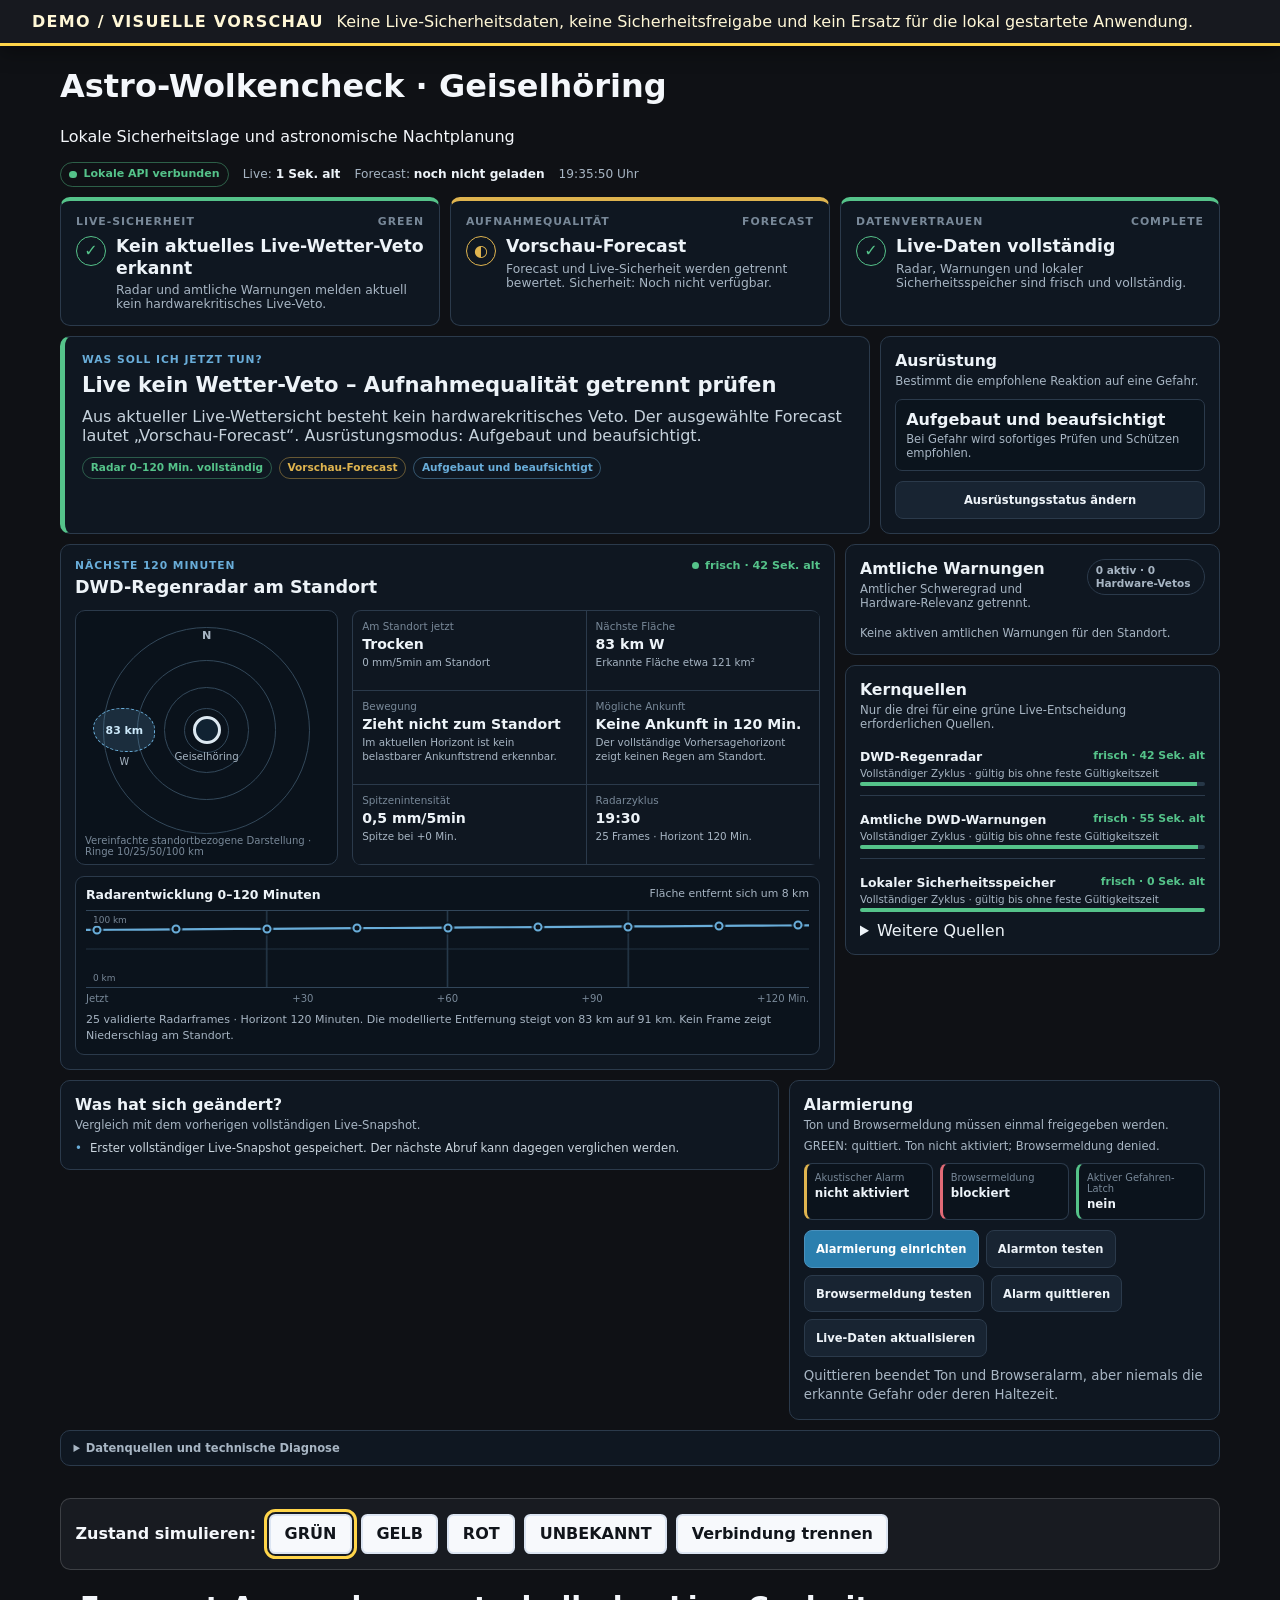
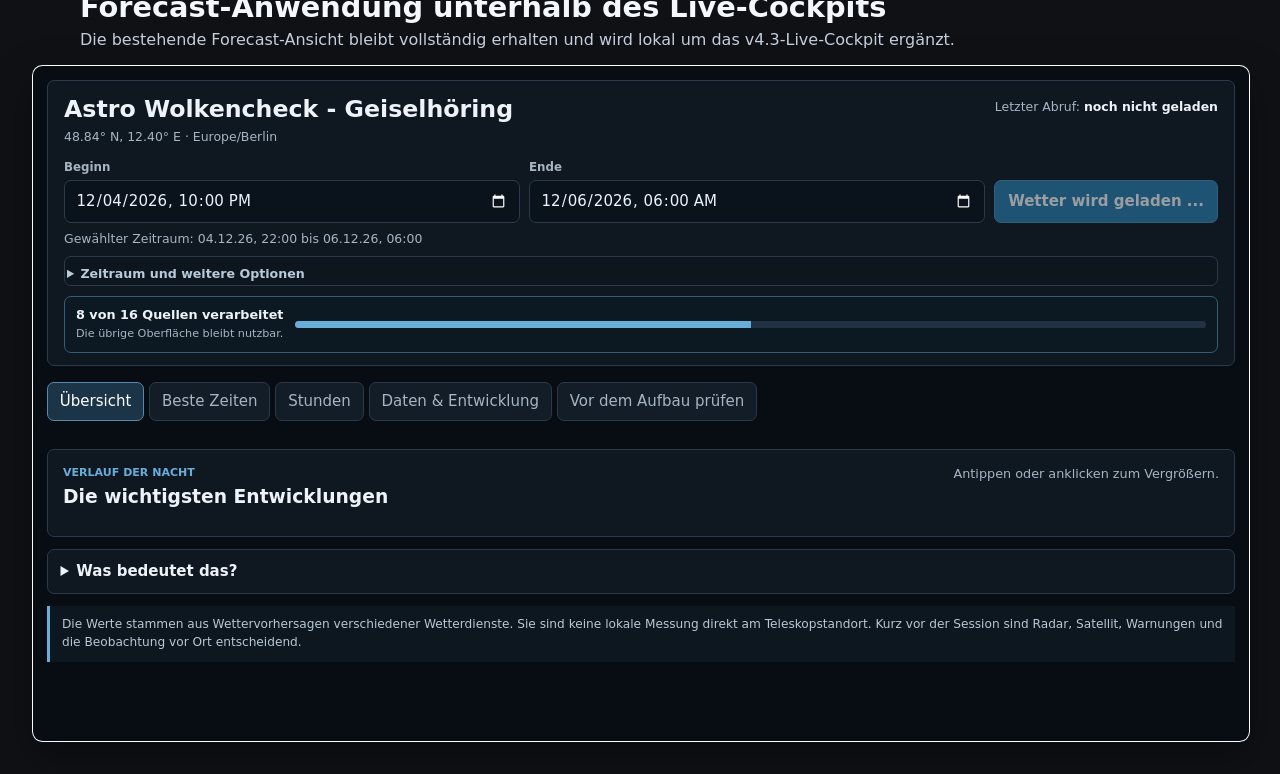
<file: preview/index.html>
<!doctype html>
<html lang="de">
<head>
  <meta charset="utf-8">
  <meta name="viewport" content="width=device-width, initial-scale=1">
  <title>Astro-Wolkencheck v4.3 – Vorschau</title>
  <link rel="stylesheet" href="../nowcast_service/static/local-live.css">
  <link rel="stylesheet" href="../nowcast_service/static/local-live-timeline.css">
  <link rel="stylesheet" href="../nowcast_service/static/local-live-details.css">
  <link rel="stylesheet" href="./preview.css">
  <script>
    (() => {
      "use strict";

      const originalFetch = window.fetch.bind(window);
      let currentState = "GREEN";
      let currentSnapshot = null;
      let currentAlert = null;
      let sequence = 0;

      const source = (sourceId, state, ageSeconds, payload = {}) => ({
        sourceId,
        state,
        ageSeconds,
        isComplete: state === "LIVE",
        staleAfterSeconds: sourceId === "DWD_CAP" ? 1200 : 900,
        invalidAfterSeconds: sourceId === "DWD_CAP" ? 2700 : 1800,
        failureCode: state === "FAILED" ? "PREVIEW_SOURCE_FAILED" : null,
        failureMessage:
          state === "FAILED"
            ? "Simulierter Quellenausfall in der Vorschau."
            : null,
        payload,
      });

      const radarTimeline = (state) =>
        Array.from({ length: 25 }, (_, index) => {
          const leadMinutes = index * 5;
          const distance =
            state === "UNKNOWN"
              ? null
              : state === "GREEN"
                ? 83 + index / 3
                : Math.max(6, 36 - index * 0.8);
          return {
            leadMinutes,
            coverageSufficient: state !== "UNKNOWN",
            validFractionSite: state === "UNKNOWN" ? 0.2 : 1,
            rainAtSite: false,
            siteWetPixelCount: 0,
            siteIntensityMm5Min: 0,
            nearestDistanceKm: distance,
            nearestBearingDeg: 270,
            nearestDirection: "W",
            componentAreaKm2: distance === null ? null : 121,
            componentMaximumMm5Min: distance === null ? null : 0.8,
            rings: [
              {
                radiusKm: 10,
                validFraction: state === "UNKNOWN" ? 0.2 : 1,
                wetPixelCount: 0,
                maximumMm5Min: 0,
                wetP90Mm5Min: null,
              },
            ],
          };
        });

      const warningFor = (state, now) => {
        if (state !== "RED") return [];
        return [
          {
            identifier: `preview-warning-${sequence}`,
            event: "GEWITTER",
            headline: "Amtliche Warnung vor Gewitter",
            severity: "Moderate",
            urgency: "Immediate",
            certainty: "Observed",
            sent: now.toISOString(),
            effective: now.toISOString(),
            onset: now.toISOString(),
            expires: new Date(now.getTime() + 45 * 60 * 1000).toISOString(),
            senderName: "Deutscher Wetterdienst",
            description: "Gewitter mit Starkregen und Windböen am Standort möglich.",
            instruction: "Ausrüstung sofort schützen und nicht unbeaufsichtigt lassen.",
          },
        ];
      };

      const snapshotFor = (state) => {
        const now = new Date();
        const hazardous = state === "RED" || state === "YELLOW";
        const reasonCode =
          state === "RED"
            ? "CAP_RELEVANT_WARNING_RED"
            : state === "YELLOW"
              ? "RADAR_PRECIPITATION_APPROACHING"
              : state === "UNKNOWN"
                ? "SOURCE_DWD_RV_FAILED"
                : "ALL_REQUIRED_SOURCES_CLEAR";
        const reasons = {
          GREEN: ["Kernquellen frisch, vollständig und ohne relevante Gefahr."],
          YELLOW: ["Niederschlag nähert sich dem Standort."],
          RED: ["Amtliche Gewitterwarnung am Standort."],
          UNKNOWN: ["Radarquelle ist ausgefallen; Grün ist gesperrt."],
        };
        const action = {
          GREEN: "NO_LIVE_VETO_DETECTED",
          YELLOW: "PREPARE_TO_PROTECT_EQUIPMENT",
          RED: "COVER_EQUIPMENT_NOW",
          UNKNOWN: "CHECK_EQUIPMENT_IMMEDIATELY",
        };
        const radarState = state === "UNKNOWN" ? "FAILED" : "LIVE";
        const nearestDistance =
          state === "UNKNOWN" ? null : state === "GREEN" ? 83 : state === "YELLOW" ? 11.8 : 18.5;
        const warnings = warningFor(state, now);
        const hazards = hazardous
          ? [
              {
                hazardKey:
                  state === "RED"
                    ? "DWD_CAP:CAP_RELEVANT_WARNING_RED"
                    : "DWD_RV:RADAR_PRECIPITATION_APPROACHING",
                source: state === "RED" ? "DWD_CAP" : "DWD_RV",
                state,
                reasonCode,
                reason: reasons[state][0],
                lastConfirmedAt: now.toISOString(),
                holdUntil: new Date(now.getTime() + 30 * 60 * 1000).toISOString(),
                clearCyclesRequired: 2,
                clearStreak: 0,
                clearCondition: "Zwei frische vollständige Entwarnungszyklen erforderlich.",
              },
            ]
          : [];

        const sources = [
          source("DWD_RV", radarState, 42, {
            cycleTime: new Date(now.getTime() - 5 * 60 * 1000).toISOString(),
            frameCount: 25,
            forecastHorizonMinutes: 120,
            nearestPrecipitationDistanceKm: nearestDistance,
            nearestPrecipitationDirection: "W",
            arrivalMinutes: state === "YELLOW" ? 24 : null,
            arrivalWindow:
              state === "YELLOW"
                ? {
                    earliestMinutes: 20,
                    estimateMinutes: 24,
                    latestMinutes: 30,
                    confidence: "HIGH",
                  }
                : null,
            rainNow: false,
            movingTowardSite: state === "YELLOW" || state === "RED",
            siteIntensityMm5Min: 0,
            peakIntensityMm5Min: state === "RED" ? 2.4 : 0.5,
            peakIntensityLeadMinutes: state === "RED" ? 20 : 0,
            affectedAreaKm2: nearestDistance === null ? null : 121,
            unit: "mm/5min",
            coverage0To60: state !== "UNKNOWN",
            coverage0To120: state !== "UNKNOWN",
            frameTimeline: radarTimeline(state),
          }),
          source("DWD_CAP", "LIVE", 55, { active: warnings }),
          source("DWD_WN", "DISABLED", null, {}),
          source("LOCAL_PERSISTENCE", "LIVE", 0, {}),
          source("RAIN_SENSOR", "DISABLED", null, {}),
        ];

        return {
          schemaVersion: "1.1",
          snapshotId: `preview-${state.toLowerCase()}-${++sequence}`,
          evaluationAt: now.toISOString(),
          configurationVersion: "preview",
          equipmentState: "DEPLOYED_ATTENDED",
          earliestPossibleClearAt: hazardous
            ? new Date(now.getTime() + 30 * 60 * 1000).toISOString()
            : null,
          hardwareRisk: {
            state,
            dataQuality: state === "UNKNOWN" ? "INCOMPLETE" : "COMPLETE",
            action: action[state],
            reasonCodes: [reasonCode],
            reasons: reasons[state],
          },
          activeHazards: hazards,
          sourceStates: Object.fromEntries(
            sources.map((item) => [item.sourceId, item.state]),
          ),
          sources,
        };
      };

      const alertFor = (state, snapshot) => {
        if (state === "GREEN" || state === "UNKNOWN") {
          return {
            eventId: `preview-clear-${sequence}`,
            snapshotId: snapshot.snapshotId,
            eventType: "CLEARED",
            riskState: state,
            reasonCodes: snapshot.hardwareRisk.reasonCodes,
            createdAt: snapshot.evaluationAt,
            requiresAttention: false,
            acknowledgedAt: null,
          };
        }
        return {
          eventId: `preview-alert-${state.toLowerCase()}-${sequence}`,
          snapshotId: snapshot.snapshotId,
          eventType: state,
          riskState: state,
          reasonCodes: snapshot.hardwareRisk.reasonCodes,
          createdAt: snapshot.evaluationAt,
          requiresAttention: true,
          acknowledgedAt: null,
        };
      };

      const response = (payload, status = 200) =>
        new Response(JSON.stringify(payload), {
          status,
          headers: { "Content-Type": "application/json; charset=utf-8" },
        });

      const rebuild = (state) => {
        currentState = state;
        currentSnapshot = snapshotFor(state);
        currentAlert = alertFor(state, currentSnapshot);
      };

      rebuild(currentState);

      window.fetch = async (input, init = {}) => {
        const url = new URL(
          typeof input === "string" ? input : input.url,
          window.location.href,
        );
        const path = url.pathname;
        const method = (init.method || "GET").toUpperCase();
        if (path === "/runtime-config.json") {
          return response({
            mode: "LOCAL_PREVIEW",
            localApiAvailable: true,
            apiBase: "/api/v1",
            browserAudioEnabled: false,
            browserNotificationsEnabled: false,
          });
        }
        if (path === "/api/v1/safety" || path === "/api/v1/nowcast") {
          return response(currentSnapshot);
        }
        if (path === "/api/v1/alerts") {
          return response({ active: currentAlert });
        }
        if (path === "/api/v1/security/csrf") {
          return response({ token: "preview-token" });
        }
        if (path === "/api/v1/session" && method === "PATCH") {
          const body = JSON.parse(String(init.body || "{}"));
          currentSnapshot = {
            ...currentSnapshot,
            equipmentState: body.equipment_state || currentSnapshot.equipmentState,
          };
          return response({
            equipmentState: currentSnapshot.equipmentState,
            snapshotId: currentSnapshot.snapshotId,
          });
        }
        if (path.startsWith("/api/v1/") && method === "POST") {
          if (path.endsWith("/acknowledge") && currentAlert) {
            currentAlert = {
              ...currentAlert,
              requiresAttention: false,
              acknowledgedAt: new Date().toISOString(),
            };
          }
          return response({ status: "PREVIEW_ACCEPTED" });
        }
        return originalFetch(input, init);
      };

      class PreviewEventSource {
        constructor(url) {
          this.url = url;
          this.listeners = new Map();
          window.__awcPreviewStream = this;
          window.setTimeout(() => this.emit("open", new Event("open")), 0);
        }

        addEventListener(type, callback) {
          const callbacks = this.listeners.get(type) || [];
          callbacks.push(callback);
          this.listeners.set(type, callbacks);
        }

        emit(type, payload) {
          const event =
            type === "open" || type === "error"
              ? payload
              : { data: JSON.stringify({ payload }) };
          for (const callback of this.listeners.get(type) || []) {
            callback(event);
          }
        }

        close() {}
      }

      window.EventSource = PreviewEventSource;
      window.__awcPreviewSetState = (state) => {
        rebuild(state);
        window.__awcPreviewStream?.emit("snapshot", currentSnapshot);
        window.__awcPreviewStream?.emit("alert", currentAlert);
        return currentSnapshot;
      };
      window.__awcPreviewDisconnect = () => {
        window.__awcPreviewStream?.emit("error", new Event("error"));
      };
    })();
  </script>
  <script src="../nowcast_service/static/local-live.js" defer></script>
  <script src="../nowcast_service/static/local-live-timeline.js" defer></script>
  <script src="../nowcast_service/static/local-live-details.js" defer></script>
  <script src="./preview.js" defer></script>
</head>
<body>
  <aside id="preview-banner" aria-label="Hinweis zur Vorschau">
    <strong>DEMO / VISUELLE VORSCHAU</strong>
    <span>Keine Live-Sicherheitsdaten, keine Sicherheitsfreigabe und kein Ersatz für die lokal gestartete Anwendung.</span>
  </aside>

  <nav id="preview-controls" aria-label="Vorschauzustand auswählen">
    <span>Zustand simulieren:</span>
    <button type="button" data-preview-state="GREEN">GRÜN</button>
    <button type="button" data-preview-state="YELLOW">GELB</button>
    <button type="button" data-preview-state="RED">ROT</button>
    <button type="button" data-preview-state="UNKNOWN">UNBEKANNT</button>
    <button type="button" id="preview-disconnect">Verbindung trennen</button>
  </nav>

  <section id="forecast-preview" aria-labelledby="forecast-preview-title">
    <header>
      <h1 id="forecast-preview-title">Forecast-Anwendung unterhalb des Live-Cockpits</h1>
      <p>Die bestehende Forecast-Ansicht bleibt vollständig erhalten und wird lokal um das v4.3-Live-Cockpit ergänzt.</p>
    </header>
    <iframe title="Bestehende Astro-Wolkencheck-Forecast-Anwendung" src="../index.html"></iframe>
  </section>
</body>
</html>
</file>
<file: nowcast_service/static/local-live.css>
:root {
  --awc-background: var(--bg, #080d13);
  --awc-surface: var(--surface, #0f1721);
  --awc-surface-raised: var(--surface-raised, #141e2a);
  --awc-surface-soft: var(--surface-soft, #182432);
  --awc-border: var(--line, #2b3a4b);
  --awc-border-strong: var(--line-strong, #40566d);
  --awc-text: var(--text, #edf3f8);
  --awc-muted: var(--muted, #a7b5c3);
  --awc-faint: var(--faint, #788898);
  --awc-info: var(--info, #69add9);
  --awc-green: var(--good, #55c38a);
  --awc-yellow: var(--warn, #dfb44f);
  --awc-red: var(--bad, #e16a76);
  --awc-unknown: var(--neutral, #81909e);
  --awc-radius: 10px;
  --awc-radius-small: 7px;
  --awc-gap: 10px;
}

#live-dashboard-root {
  display: grid;
  gap: var(--awc-gap);
  margin: 10px 0 0;
  color: var(--awc-text);
}

#live-dashboard-root *,
#live-dashboard-root *::before,
#live-dashboard-root *::after {
  box-sizing: border-box;
}

.app-header.awc-unified-header .update-line {
  display: none;
}

.awc-header-meta {
  display: flex;
  flex-wrap: wrap;
  align-items: center;
  gap: 6px 14px;
  margin-top: 4px;
  color: var(--awc-muted);
  font-size: .76rem;
}

.awc-header-meta strong {
  color: var(--awc-text);
  font-weight: 760;
}

.awc-api-pill,
.awc-badge,
.awc-tag {
  display: inline-flex;
  align-items: center;
  width: fit-content;
  max-width: 100%;
  border: 1px solid var(--awc-border);
  border-radius: 999px;
  font-weight: 800;
  line-height: 1.25;
}

.awc-api-pill {
  gap: 7px;
  padding: .28rem .52rem;
  color: var(--awc-unknown);
  font-size: .69rem;
}

.awc-api-pill::before {
  content: "";
  width: .45rem;
  height: .45rem;
  flex: 0 0 .45rem;
  border-radius: 50%;
  background: currentColor;
}

.awc-api-pill[data-connection="CONNECTED"] {
  border-color: rgba(85, 195, 138, .44);
  color: var(--awc-green);
}

.awc-api-pill[data-connection="DISCONNECTED"] {
  border-style: dashed;
  color: var(--awc-red);
}

.awc-axis-grid {
  display: grid;
  grid-template-columns: repeat(3, minmax(0, 1fr));
  gap: var(--awc-gap);
}

.awc-axis-card,
.awc-card,
.awc-technical {
  min-width: 0;
  border: 1px solid var(--awc-border);
  border-radius: var(--awc-radius);
  background: var(--awc-surface);
}

.awc-axis-card {
  padding: 14px 15px;
  border-top: 4px solid var(--awc-unknown);
}

.awc-axis-card[data-tone="GREEN"] { border-top-color: var(--awc-green); }
.awc-axis-card[data-tone="YELLOW"] { border-top-color: var(--awc-yellow); }
.awc-axis-card[data-tone="RED"] { border-top-color: var(--awc-red); }
.awc-axis-card[data-tone="INFO"] { border-top-color: var(--awc-info); }

.awc-axis-label {
  display: flex;
  justify-content: space-between;
  gap: 10px;
  color: var(--awc-faint);
  font-size: .68rem;
  font-weight: 850;
  letter-spacing: .09em;
  text-transform: uppercase;
}

.awc-axis-status {
  display: flex;
  align-items: flex-start;
  gap: 10px;
  margin-top: 8px;
}

.awc-axis-icon {
  display: grid;
  place-items: center;
  width: 30px;
  height: 30px;
  flex: 0 0 30px;
  border: 1px solid currentColor;
  border-radius: 50%;
  color: var(--awc-unknown);
  font-weight: 900;
}

.awc-axis-card[data-tone="GREEN"] .awc-axis-icon { color: var(--awc-green); }
.awc-axis-card[data-tone="YELLOW"] .awc-axis-icon { color: var(--awc-yellow); }
.awc-axis-card[data-tone="RED"] .awc-axis-icon { color: var(--awc-red); }
.awc-axis-card[data-tone="INFO"] .awc-axis-icon { color: var(--awc-info); }

.awc-axis-copy {
  min-width: 0;
}

.awc-axis-copy h2 {
  margin: 0;
  font-size: 1.08rem;
  line-height: 1.27;
  overflow-wrap: anywhere;
}

.awc-axis-copy p {
  margin: 4px 0 0;
  color: var(--awc-muted);
  font-size: .77rem;
}

.awc-decision-grid {
  display: grid;
  grid-template-columns: minmax(0, 1.55fr) minmax(280px, .65fr);
  gap: var(--awc-gap);
}

.awc-action-card {
  padding: 16px 17px;
  border-left: 5px solid var(--awc-unknown);
}

.awc-action-card[data-tone="GREEN"] { border-left-color: var(--awc-green); }
.awc-action-card[data-tone="YELLOW"] { border-left-color: var(--awc-yellow); }
.awc-action-card[data-tone="RED"] { border-left-color: var(--awc-red); }

.awc-eyebrow {
  margin: 0 0 5px;
  color: var(--awc-info);
  font-size: .67rem;
  font-weight: 850;
  letter-spacing: .09em;
  text-transform: uppercase;
}

.awc-action-card h2 {
  margin: 0;
  font-size: 1.32rem;
  line-height: 1.28;
}

.awc-action-card > p:not(.awc-eyebrow) {
  max-width: 88ch;
  margin: 8px 0 0;
  color: #c6d2dc;
}

.awc-tags,
.awc-button-row,
.awc-warning-meta {
  display: flex;
  flex-wrap: wrap;
  gap: 7px;
}

.awc-tags { margin-top: 12px; }

.awc-tag,
.awc-badge {
  padding: .22rem .48rem;
  color: var(--awc-muted);
  font-size: .66rem;
}

.awc-tag[data-tone="GREEN"],
.awc-badge[data-tone="GREEN"] {
  border-color: rgba(85, 195, 138, .4);
  color: var(--awc-green);
}

.awc-tag[data-tone="YELLOW"],
.awc-badge[data-tone="YELLOW"] {
  border-color: rgba(223, 180, 79, .42);
  color: var(--awc-yellow);
}

.awc-tag[data-tone="RED"],
.awc-badge[data-tone="RED"] {
  border-color: rgba(225, 106, 118, .42);
  color: var(--awc-red);
}

.awc-tag[data-tone="INFO"],
.awc-badge[data-tone="INFO"] {
  border-color: rgba(105, 173, 217, .42);
  color: var(--awc-info);
}

.awc-equipment-card,
.awc-radar-card,
.awc-warnings-card,
.awc-sources-card,
.awc-change-card,
.awc-alarm-card,
.awc-hazard-card {
  padding: 14px;
}

.awc-card-head {
  display: flex;
  justify-content: space-between;
  align-items: flex-start;
  gap: 12px;
}

.awc-card-head h2,
.awc-card-head h3 {
  margin: 0;
  font-size: .98rem;
}

.awc-card-head p {
  margin: 4px 0 0;
  color: var(--awc-muted);
  font-size: .73rem;
}

.awc-equipment-state {
  margin-top: 11px;
  padding: 10px;
  border: 1px solid rgba(223, 180, 79, .42);
  border-radius: var(--awc-radius-small);
  background: #17150e;
}

.awc-equipment-state[data-known="true"] {
  border-color: var(--awc-border);
  background: #0b141d;
}

.awc-equipment-state strong {
  display: block;
  color: var(--awc-yellow);
}

.awc-equipment-state[data-known="true"] strong {
  color: var(--awc-text);
}

.awc-equipment-state span {
  display: block;
  margin-top: 3px;
  color: var(--awc-muted);
  font-size: .72rem;
}

.awc-equipment-card button {
  width: 100%;
  margin-top: 10px;
}

.awc-live-grid {
  display: grid;
  grid-template-columns: minmax(0, 1.55fr) minmax(340px, .75fr);
  gap: var(--awc-gap);
  align-items: start;
}

.awc-radar-head {
  display: flex;
  justify-content: space-between;
  align-items: flex-start;
  gap: 16px;
}

.awc-radar-head h2 {
  margin: 0;
  font-size: 1.1rem;
}

.awc-fresh {
  display: inline-flex;
  align-items: center;
  gap: 6px;
  color: var(--awc-green);
  font-size: .7rem;
  font-weight: 800;
  text-align: right;
}

.awc-fresh::before {
  content: "";
  width: 7px;
  height: 7px;
  flex: 0 0 7px;
  border-radius: 50%;
  background: currentColor;
}

.awc-radar-summary {
  display: grid;
  grid-template-columns: minmax(220px, .72fr) minmax(0, 1.28fr);
  gap: 14px;
  margin-top: 13px;
}

.awc-radar-visual {
  position: relative;
  min-height: 255px;
  overflow: hidden;
  border: 1px solid var(--awc-border);
  border-radius: 10px;
  background: #0a121b;
}

.awc-radar-caption {
  position: absolute;
  left: 9px;
  bottom: 7px;
  color: var(--awc-faint);
  font-size: .63rem;
}

.awc-compass {
  position: absolute;
  inset: 18px 18px 33px;
  display: grid;
  place-items: center;
}

.awc-ring {
  position: absolute;
  border: 1px solid #33485a;
  border-radius: 50%;
}

.awc-ring[data-radius="100"] { width: 92%; aspect-ratio: 1; }
.awc-ring[data-radius="50"] { width: 62%; aspect-ratio: 1; }
.awc-ring[data-radius="25"] { width: 38%; aspect-ratio: 1; }
.awc-ring[data-radius="10"] { width: 20%; aspect-ratio: 1; }

.awc-north {
  position: absolute;
  top: 0;
  color: var(--awc-muted);
  font-size: .7rem;
  font-weight: 800;
}

.awc-site-dot {
  position: relative;
  z-index: 2;
  display: grid;
  place-items: center;
  width: 28px;
  height: 28px;
  border: 3px solid #dce8f1;
  border-radius: 50%;
  background: #102232;
}

.awc-site-dot::after {
  content: "Geiselhöring";
  position: absolute;
  top: 31px;
  color: var(--awc-muted);
  font-size: .64rem;
  white-space: nowrap;
}

.awc-rain-cell {
  position: absolute;
  left: 50%;
  top: 50%;
  width: 62px;
  height: 44px;
  transform: translate(-50%, -50%);
  border: 1px dashed var(--awc-info);
  border-radius: 48% 52% 43% 57%;
  background: rgba(105, 173, 217, .18);
  color: #cce8f9;
}

.awc-rain-cell[hidden] { display: none; }

.awc-rain-cell strong {
  position: absolute;
  inset: 0;
  display: grid;
  place-items: center;
  font-size: .68rem;
}

.awc-rain-cell span {
  position: absolute;
  top: 47px;
  left: 50%;
  transform: translateX(-50%);
  color: var(--awc-muted);
  font-size: .61rem;
  white-space: nowrap;
}

.awc-radar-metrics {
  display: grid;
  grid-template-columns: repeat(2, minmax(0, 1fr));
  overflow: hidden;
  border-top: 1px solid var(--awc-border);
  border-left: 1px solid var(--awc-border);
  border-radius: 9px;
}

.awc-metric {
  min-width: 0;
  padding: 9px;
  border-right: 1px solid var(--awc-border);
  border-bottom: 1px solid var(--awc-border);
}

.awc-metric span {
  display: block;
  color: var(--awc-faint);
  font-size: .65rem;
}

.awc-metric strong {
  display: block;
  margin-top: 4px;
  font-size: .88rem;
  overflow-wrap: anywhere;
}

.awc-metric small {
  display: block;
  margin-top: 3px;
  color: var(--awc-muted);
  font-size: .65rem;
  line-height: 1.35;
}

.awc-timeline {
  margin-top: 11px;
  padding: 10px;
  border: 1px solid var(--awc-border);
  border-radius: 9px;
  background: #0b131c;
}

.awc-timeline-head {
  display: flex;
  justify-content: space-between;
  gap: 10px;
}

.awc-timeline-head strong { font-size: .78rem; }
.awc-timeline-head span { color: var(--awc-muted); font-size: .68rem; text-align: right; }

.awc-timeline-track {
  position: relative;
  height: 54px;
  margin-top: 8px;
  border-top: 1px solid #32465a;
  border-bottom: 1px solid #32465a;
  background: linear-gradient(to right, transparent 24.8%, #26394a 25%, transparent 25.2%, transparent 49.8%, #26394a 50%, transparent 50.2%, transparent 74.8%, #26394a 75%, transparent 75.2%);
}

.awc-timeline-line {
  position: absolute;
  left: 0;
  right: 0;
  top: 25px;
  height: 2px;
  background: #658eaa;
}

.awc-timeline-points {
  position: absolute;
  inset: 0;
  display: grid;
  grid-template-columns: repeat(9, 1fr);
  align-items: center;
}

.awc-timeline-points i {
  width: 8px;
  height: 8px;
  justify-self: center;
  border: 2px solid var(--awc-info);
  border-radius: 50%;
  background: #0b131c;
}

.awc-timeline-labels {
  display: grid;
  grid-template-columns: repeat(5, 1fr);
  margin-top: 5px;
  color: var(--awc-faint);
  font-size: .63rem;
}

.awc-timeline-labels span:nth-child(2),
.awc-timeline-labels span:nth-child(3),
.awc-timeline-labels span:nth-child(4) { text-align: center; }
.awc-timeline-labels span:last-child { text-align: right; }

.awc-side-stack {
  display: grid;
  gap: var(--awc-gap);
  align-content: start;
}

.awc-warning-list,
.awc-source-list,
.awc-change-list,
.awc-hazard-list {
  display: grid;
  gap: 7px;
  margin-top: 9px;
}

.awc-warning {
  padding: 10px;
  border: 1px solid #5b4731;
  border-left: 4px solid var(--awc-yellow);
  border-radius: var(--awc-radius-small);
  background: #16140f;
}

.awc-warning[data-hardware="RED"] {
  border-color: rgba(225, 106, 118, .55);
  border-left-color: var(--awc-red);
  background: #1d1115;
}

.awc-warning strong {
  display: block;
  font-size: .8rem;
}

.awc-warning-meta {
  margin-top: 5px;
}

.awc-warning details {
  margin-top: 7px;
  border: 0;
  background: transparent;
}

.awc-warning summary {
  padding: 0;
  color: var(--awc-info);
  font-size: .68rem;
  font-weight: 750;
}

.awc-warning details p,
.awc-empty,
.awc-alarm-state {
  margin: 7px 0 0;
  color: var(--awc-muted);
  font-size: .72rem;
}

.awc-source-row {
  display: grid;
  grid-template-columns: minmax(0, 1fr) auto;
  gap: 3px 10px;
  padding: 9px 0;
  border-bottom: 1px solid var(--awc-border);
}

.awc-source-row:last-child { border-bottom: 0; }
.awc-source-row strong { font-size: .78rem; }
.awc-source-row > span { color: var(--awc-green); font-size: .68rem; font-weight: 800; }
.awc-source-row[data-state="FAILED"] > span,
.awc-source-row[data-state="STALE"] > span { color: var(--awc-red); }

.awc-source-row small {
  grid-column: 1 / -1;
  min-width: 0;
  color: var(--awc-muted);
  font-size: .65rem;
  overflow-wrap: anywhere;
}

.awc-freshness {
  height: 4px;
  grid-column: 1 / -1;
  overflow: hidden;
  border-radius: 999px;
  background: #263747;
}

.awc-freshness i {
  display: block;
  height: 100%;
  background: var(--awc-green);
}

.awc-secondary-grid {
  display: grid;
  grid-template-columns: minmax(0, 1.25fr) minmax(300px, .75fr);
  gap: var(--awc-gap);
}

.awc-change-list,
.awc-hazard-list {
  margin-bottom: 0;
  padding: 0;
  list-style: none;
}

.awc-change-list li,
.awc-hazard-list li {
  display: flex;
  gap: 8px;
  color: #cbd6df;
  font-size: .73rem;
}

.awc-change-list li::before {
  content: "•";
  color: var(--awc-info);
}

.awc-button-row {
  margin-top: 10px;
}

.awc-button-row button,
.awc-button-row a,
.awc-equipment-card button {
  min-height: 2.35rem;
  padding: .48rem .7rem;
  border: 1px solid var(--awc-border);
  border-radius: 8px;
  background: var(--awc-surface-soft);
  color: var(--awc-text);
  font: inherit;
  font-size: .72rem;
  font-weight: 780;
  text-decoration: none;
  cursor: pointer;
}

.awc-button-row .awc-primary {
  border-color: #4a91bd;
  background: #2b7fae;
  color: #fff;
}

.awc-button-row button:disabled {
  opacity: .52;
  cursor: not-allowed;
}

.awc-technical > summary {
  padding: .65rem .78rem;
  color: var(--awc-muted);
  font-size: .72rem;
  font-weight: 780;
  cursor: pointer;
}

.awc-technical-grid {
  display: grid;
  grid-template-columns: repeat(3, minmax(0, 1fr));
  gap: 8px;
  padding: 0 12px 12px;
}

.awc-technical-grid > div {
  min-width: 0;
  padding: 9px;
  border: 1px solid var(--awc-border);
  background: #0a121a;
}

.awc-technical-grid span {
  display: block;
  color: var(--awc-faint);
  font-size: .64rem;
}

.awc-technical-grid code,
.awc-technical-grid strong {
  display: block;
  margin-top: 3px;
  color: var(--awc-text);
  font-size: .7rem;
  overflow-wrap: anywhere;
}

.awc-equipment-dialog {
  width: min(520px, calc(100% - 24px));
  padding: 0;
  border: 1px solid var(--awc-border-strong);
  border-radius: var(--awc-radius);
  background: var(--awc-surface);
  color: var(--awc-text);
}

.awc-equipment-dialog::backdrop {
  background: rgba(2, 6, 9, .82);
}

.awc-dialog-inner { padding: 16px; }
.awc-dialog-inner h2 { margin: 0; font-size: 1.1rem; }
.awc-dialog-inner > p { margin: 7px 0 0; color: var(--awc-muted); font-size: .76rem; }
.awc-equipment-options { display: grid; gap: 7px; margin-top: 13px; }
.awc-equipment-option { display: grid; gap: 3px; width: 100%; text-align: left; }
.awc-equipment-option span { color: var(--awc-muted); font-size: .68rem; font-weight: 500; }
.awc-dialog-actions { display: flex; justify-content: flex-end; margin-top: 12px; }

.tabs-shell { margin-top: 10px; }
.tab-button[data-tab="nowcast"],
#mobileTabSelect option[value="nowcast"] { display: none; }

@media (max-width: 980px) {
  .awc-axis-grid { grid-template-columns: 1fr; }
  .awc-decision-grid,
  .awc-live-grid,
  .awc-secondary-grid { grid-template-columns: 1fr; }
  .awc-side-stack { grid-template-columns: repeat(2, minmax(0, 1fr)); }
}

@media (max-width: 680px) {
  .awc-axis-card,
  .awc-action-card,
  .awc-equipment-card,
  .awc-radar-card,
  .awc-warnings-card,
  .awc-sources-card,
  .awc-change-card,
  .awc-alarm-card,
  .awc-hazard-card { padding: 11px; }
  .awc-header-meta { gap: 5px 10px; font-size: .67rem; }
  .awc-action-card h2 { font-size: 1.14rem; }
  .awc-radar-summary { grid-template-columns: 1fr; }
  .awc-radar-visual { min-height: 225px; }
  .awc-side-stack { grid-template-columns: 1fr; }
  .awc-technical-grid { grid-template-columns: 1fr; }
  .awc-button-row > * { flex: 1 1 100%; text-align: center; }
  .tabs { display: grid; grid-template-columns: 1fr 1fr; }
  .tab-button { white-space: normal; }
}

@media (prefers-reduced-motion: reduce) {
  #live-dashboard-root *,
  #live-dashboard-root *::before,
  #live-dashboard-root *::after {
    animation: none !important;
    scroll-behavior: auto !important;
    transition: none !important;
  }
}
</file>
<file: nowcast_service/static/local-live-timeline.css>
.awc-timeline-track {
  position: relative;
  height: 78px;
  overflow: hidden;
  border-top: 1px solid #32465a;
  border-bottom: 1px solid #32465a;
  background:
    linear-gradient(to right, transparent 24.8%, #26394a 25%, transparent 25.2%, transparent 49.8%, #26394a 50%, transparent 50.2%, transparent 74.8%, #26394a 75%, transparent 75.2%),
    linear-gradient(to bottom, transparent 48.8%, #233545 50%, transparent 51.2%);
}
.awc-timeline-track::before,
.awc-timeline-track::after {
  position: absolute;
  left: 4px;
  z-index: 3;
  padding: 1px 3px;
  background: rgb(11 19 28 / 82%);
  color: var(--awc-faint, #788898);
  font-size: .56rem;
  pointer-events: none;
}
.awc-timeline-track::before { content: "100 km"; top: 3px; }
.awc-timeline-track::after { content: "0 km"; bottom: 3px; }
.awc-timeline-line { display: none; }
.awc-timeline-chart {
  position: absolute;
  inset: 0;
  width: 100%;
  height: 100%;
  overflow: visible;
}
.awc-timeline-chart path {
  fill: none;
  stroke: var(--awc-info, #69add9);
  stroke-width: 2.2;
  vector-effect: non-scaling-stroke;
}
.awc-timeline-points {
  position: absolute;
  inset: 0;
  display: block;
}
.awc-timeline-points i {
  position: absolute;
  width: 9px;
  height: 9px;
  transform: translate(-50%, -50%);
  border: 2px solid var(--awc-info, #69add9);
  border-radius: 50%;
  background: #0b131c;
  box-shadow: 0 0 0 2px rgb(11 19 28 / 80%);
}
.awc-timeline-points i[data-rain="true"] {
  border-color: var(--awc-red, #e16a76);
  background: var(--awc-red, #e16a76);
}
.awc-timeline-points i[data-coverage="false"] {
  border-style: dashed;
  border-color: var(--awc-unknown, #81909e);
}
.awc-timeline-detail {
  margin: 8px 0 0;
  color: var(--awc-muted, #a7b5c3);
  font-size: .69rem;
  line-height: 1.45;
}
@media (max-width: 520px) {
  .awc-timeline-track { height: 72px; }
  .awc-timeline-head { align-items: flex-start; }
  .awc-timeline-head span { max-width: 48%; }
}
</file>
<file: nowcast_service/static/local-live-details.css>
.app-header.awc-unified-header .controls > *,
.app-header.awc-unified-header .field,
.app-header.awc-unified-header .field input {
  min-width: 0;
}

.app-header.awc-unified-header .field input {
  width: 100%;
  max-width: 100%;
}

.awc-secondary-grid {
  align-items: start;
}

.awc-warning-facts,
.awc-hazard-entry dl {
  display: grid;
  grid-template-columns: repeat(2, minmax(0, 1fr));
  gap: 0;
  margin: 9px 0 0;
  overflow: hidden;
  border: 1px solid var(--awc-border, #2b3a4b);
  border-radius: 8px;
}
.awc-warning-facts > div,
.awc-hazard-entry dl > div {
  min-width: 0;
  padding: 7px 8px;
  border-right: 1px solid var(--awc-border, #2b3a4b);
  border-bottom: 1px solid var(--awc-border, #2b3a4b);
}
.awc-warning-facts dt,
.awc-hazard-entry dt {
  color: var(--awc-faint, #788898);
  font-size: .62rem;
}
.awc-warning-facts dd,
.awc-hazard-entry dd {
  margin: 3px 0 0;
  color: var(--awc-text, #edf3f8);
  font-size: .72rem;
  font-weight: 730;
  overflow-wrap: anywhere;
}
.awc-warning details section { margin-top: 10px; }
.awc-warning details h4 {
  margin: 0;
  color: var(--awc-muted, #a7b5c3);
  font-size: .68rem;
}
.awc-warning details p { margin: 3px 0 0; }
.awc-hazard-entry { list-style: none; }
.awc-hazard-entry > p { margin: 4px 0 0; color: var(--awc-muted, #a7b5c3); font-size: .7rem; }
.awc-hazard-entry > small { display: block; margin-top: 8px; color: var(--awc-muted, #a7b5c3); line-height: 1.45; }
.awc-alarm-capabilities {
  display: grid;
  grid-template-columns: repeat(3, minmax(0, 1fr));
  gap: 7px;
  margin: 10px 0;
}
.awc-alarm-capabilities > div {
  min-width: 0;
  padding: 8px;
  border: 1px solid var(--awc-border, #2b3a4b);
  border-left: 3px solid var(--awc-unknown, #81909e);
  border-radius: 8px;
  background: #0b131c;
}
.awc-alarm-capabilities > div[data-tone="GREEN"] { border-left-color: var(--awc-green, #55c38a); }
.awc-alarm-capabilities > div[data-tone="YELLOW"] { border-left-color: var(--awc-yellow, #dfb44f); }
.awc-alarm-capabilities > div[data-tone="RED"] { border-left-color: var(--awc-red, #e16a76); }
.awc-alarm-capabilities span { display: block; color: var(--awc-faint, #788898); font-size: .62rem; }
.awc-alarm-capabilities strong { display: block; margin-top: 3px; font-size: .74rem; overflow-wrap: anywhere; }
.awc-ack-note { display: block; margin-top: 9px; color: var(--awc-muted, #a7b5c3); line-height: 1.45; }

@media (max-width: 640px) {
  .awc-warning-facts,
  .awc-hazard-entry dl,
  .awc-alarm-capabilities { grid-template-columns: 1fr; }
  .awc-warning-facts > div,
  .awc-hazard-entry dl > div { border-right: 0; }
}

@media (max-width: 520px) {
  .app-header.awc-unified-header .controls {
    grid-template-columns: minmax(0, 1fr) !important;
  }

  .app-header.awc-unified-header .controls > *,
  .app-header.awc-unified-header .controls button {
    width: 100%;
    max-width: 100%;
    grid-column: auto !important;
  }
}
</file>
<file: preview/preview.css>
html,
body {
  margin: 0;
  min-height: 100%;
  background: #0f1115;
  color: #f4f7fb;
  font-family: system-ui, -apple-system, BlinkMacSystemFont, "Segoe UI", sans-serif;
}

#preview-banner {
  position: sticky;
  top: 0;
  z-index: 1000;
  display: flex;
  flex-wrap: wrap;
  gap: 0.45rem 0.8rem;
  align-items: center;
  padding: 0.75rem clamp(1rem, 3vw, 2rem);
  border-bottom: 3px solid #ffd54a;
  background: #17191f;
  color: #fff7d6;
  box-shadow: 0 0.4rem 1.2rem rgb(0 0 0 / 35%);
}

#preview-banner strong {
  letter-spacing: 0.08em;
}

#preview-app {
  width: min(1160px, calc(100% - 24px));
  margin: 1rem auto 0;
}

#preview-app > .tabs-shell,
#preview-app > #overviewContent {
  display: none !important;
}

#preview-controls {
  display: flex;
  flex-wrap: wrap;
  gap: 0.55rem;
  align-items: center;
  margin-top: 0.75rem;
  padding: 0.9rem;
  border: 1px solid rgb(255 255 255 / 16%);
  border-radius: 0.65rem;
  background: #181b21;
}

#preview-controls span {
  margin-right: 0.25rem;
  font-weight: 800;
}

#preview-controls button {
  min-height: 2.5rem;
  padding: 0.55rem 0.85rem;
  border: 2px solid #dce5f2;
  border-radius: 0.4rem;
  background: #f7f9fc;
  color: #11151b;
  font: inherit;
  font-weight: 800;
  cursor: pointer;
}

#preview-controls button[aria-pressed="true"] {
  outline: 3px solid #ffd54a;
  outline-offset: 2px;
}

#preview-controls button:focus-visible {
  outline: 3px solid #fff;
  outline-offset: 3px;
}

#forecast-preview {
  padding: 1.25rem clamp(1rem, 3vw, 2rem) 2rem;
}

#forecast-preview > header {
  max-width: 70rem;
  margin: 0 auto 1rem;
}

#forecast-preview h1 {
  margin: 0 0 0.4rem;
  font-size: clamp(1.25rem, 2.5vw, 1.8rem);
}

#forecast-preview p {
  margin: 0;
  color: #c5ceda;
}

#forecast-preview iframe {
  display: block;
  width: min(100%, 96rem);
  min-height: 75vh;
  margin: 0 auto;
  border: 1px solid rgb(255 255 255 / 20%);
  border-radius: 0.65rem;
  background: #fff;
  box-shadow: 0 1rem 2.5rem rgb(0 0 0 / 35%);
}

@media (max-width: 700px) {
  #preview-controls > * {
    flex: 1 1 100%;
    text-align: center;
  }

  #forecast-preview iframe {
    min-height: 65vh;
  }
}
</file>
